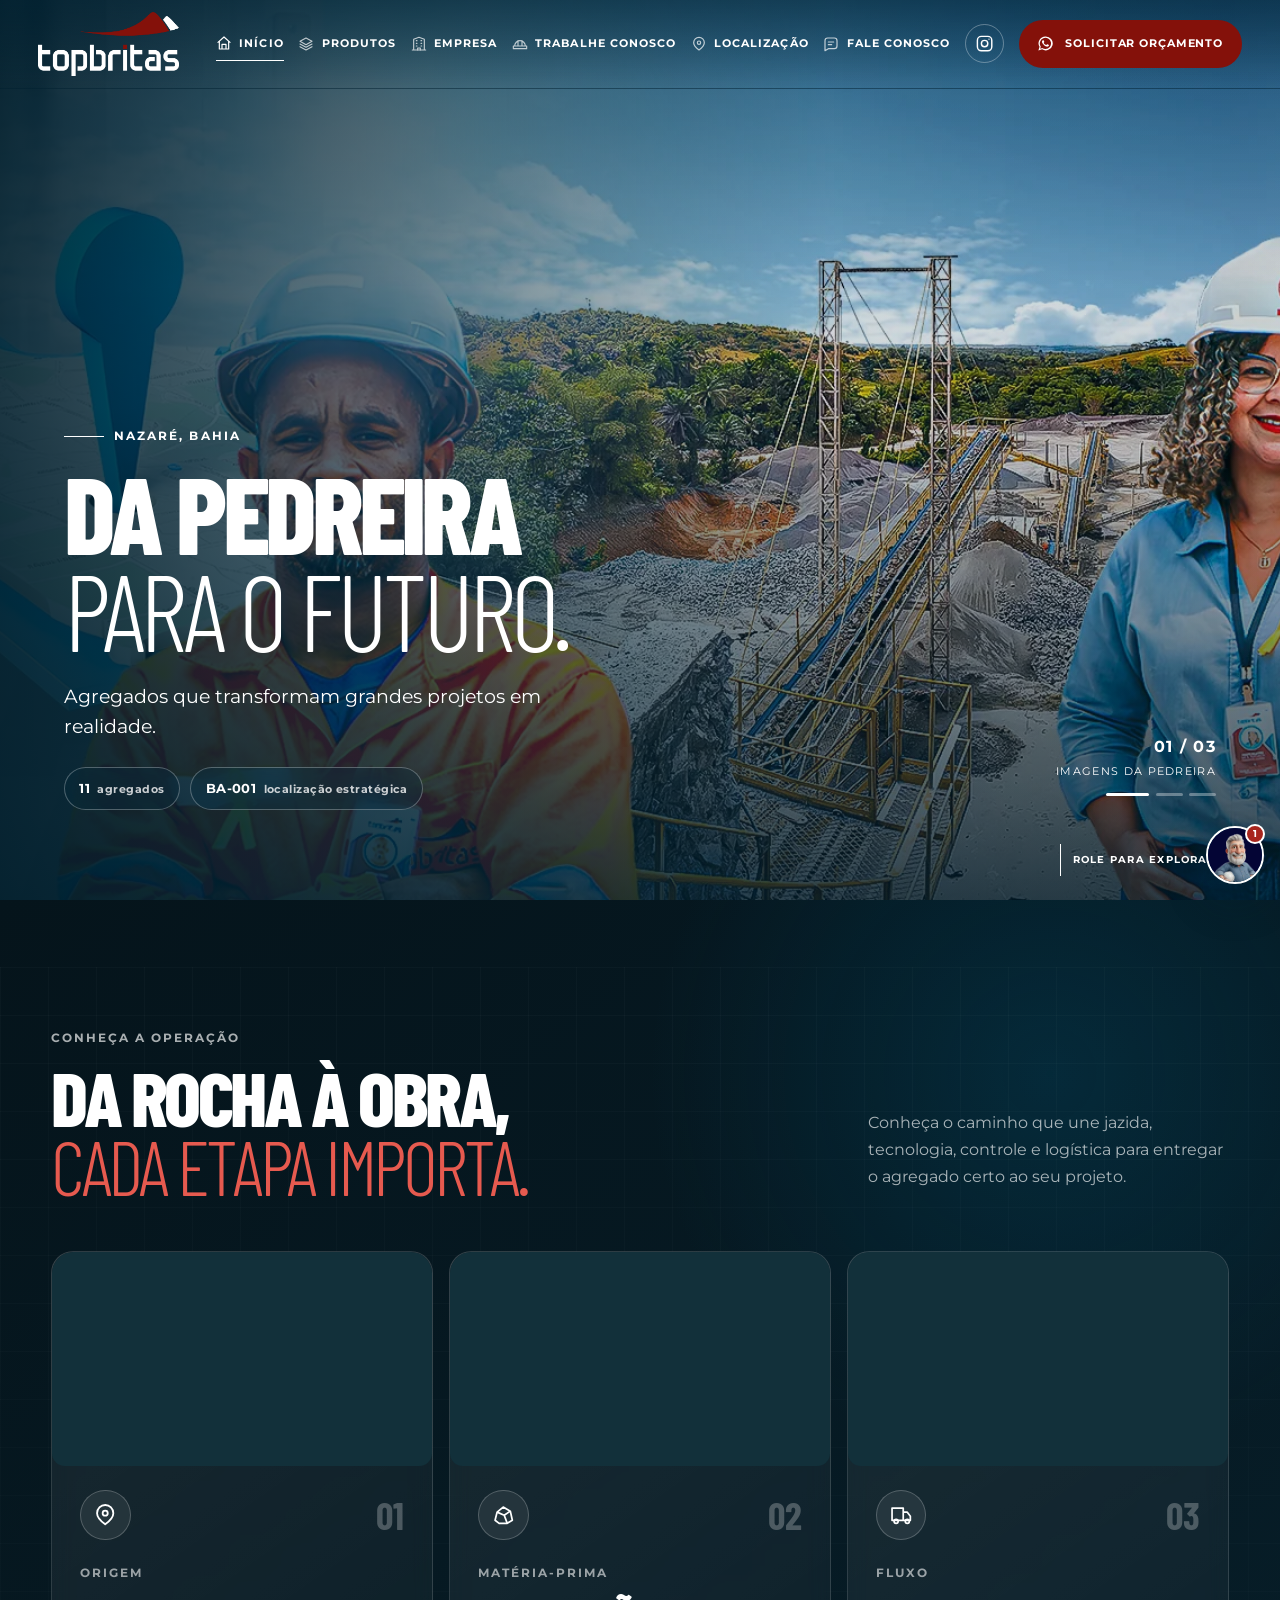
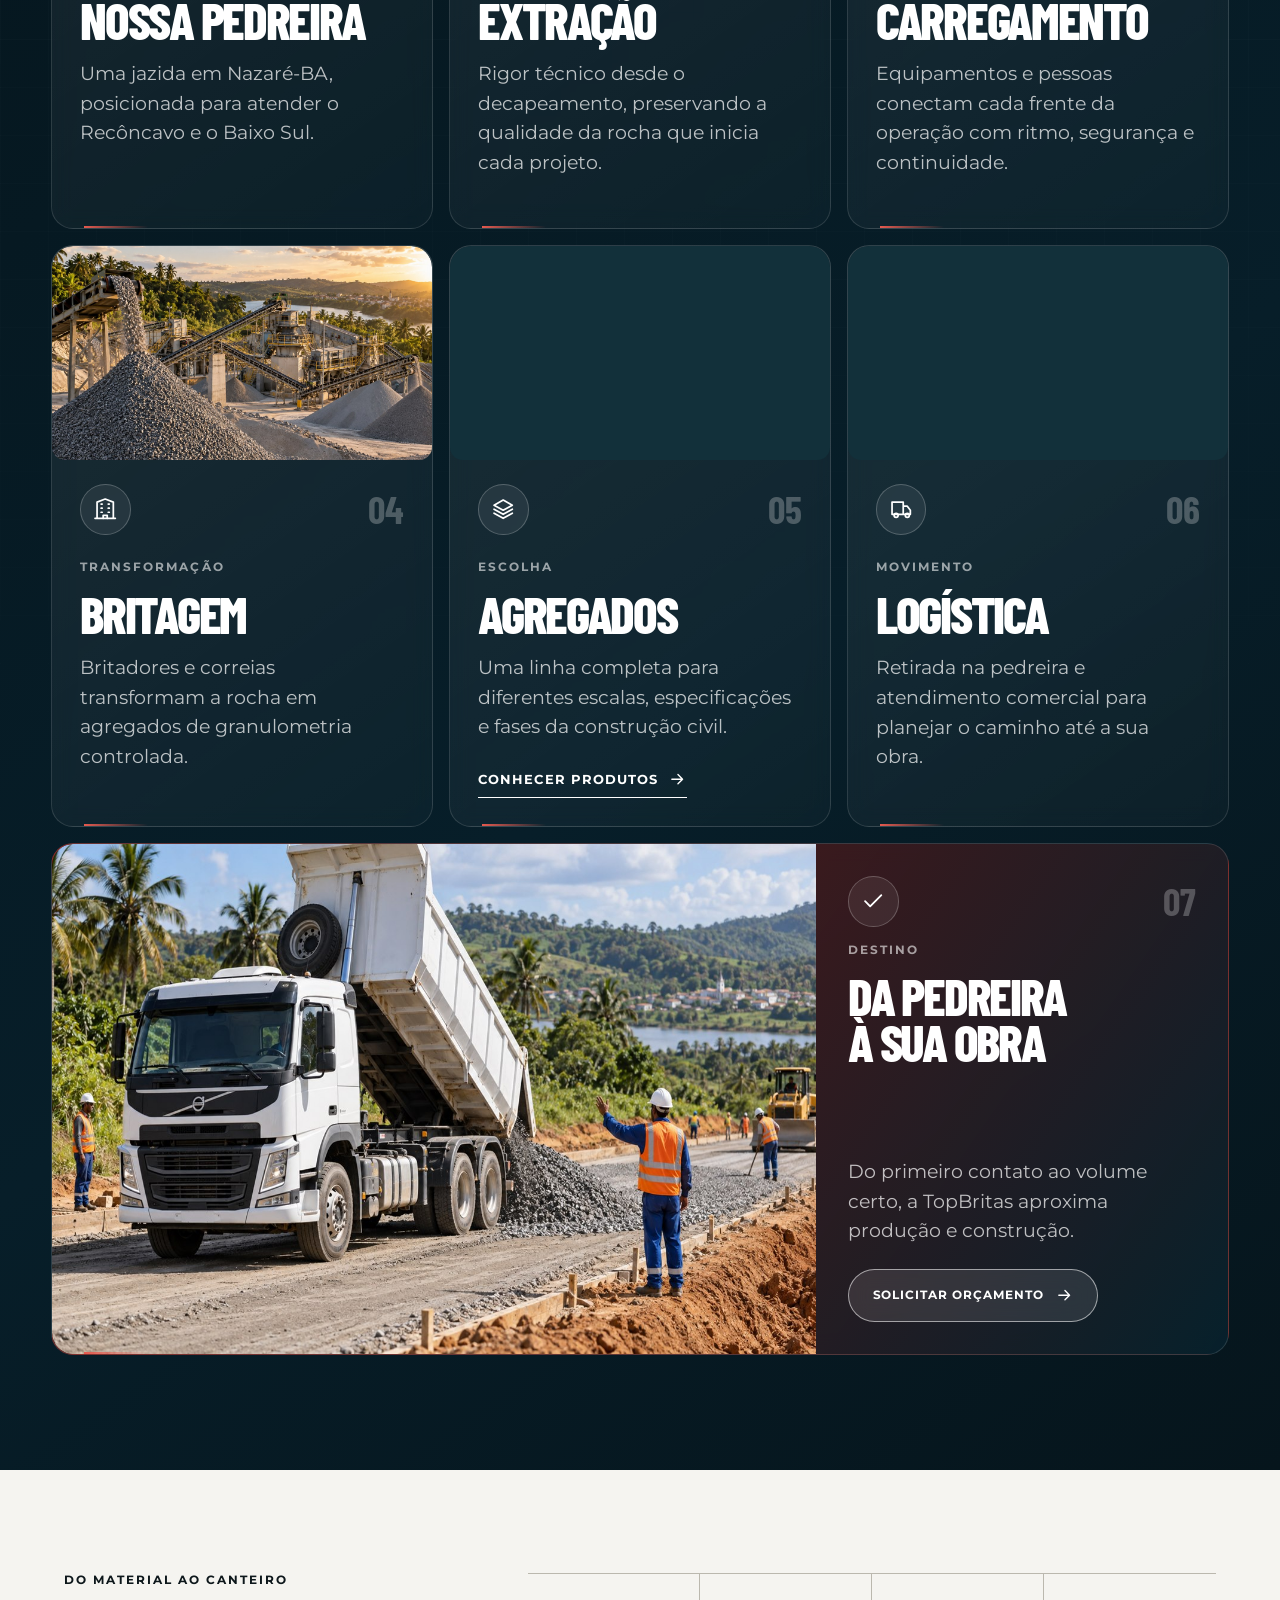
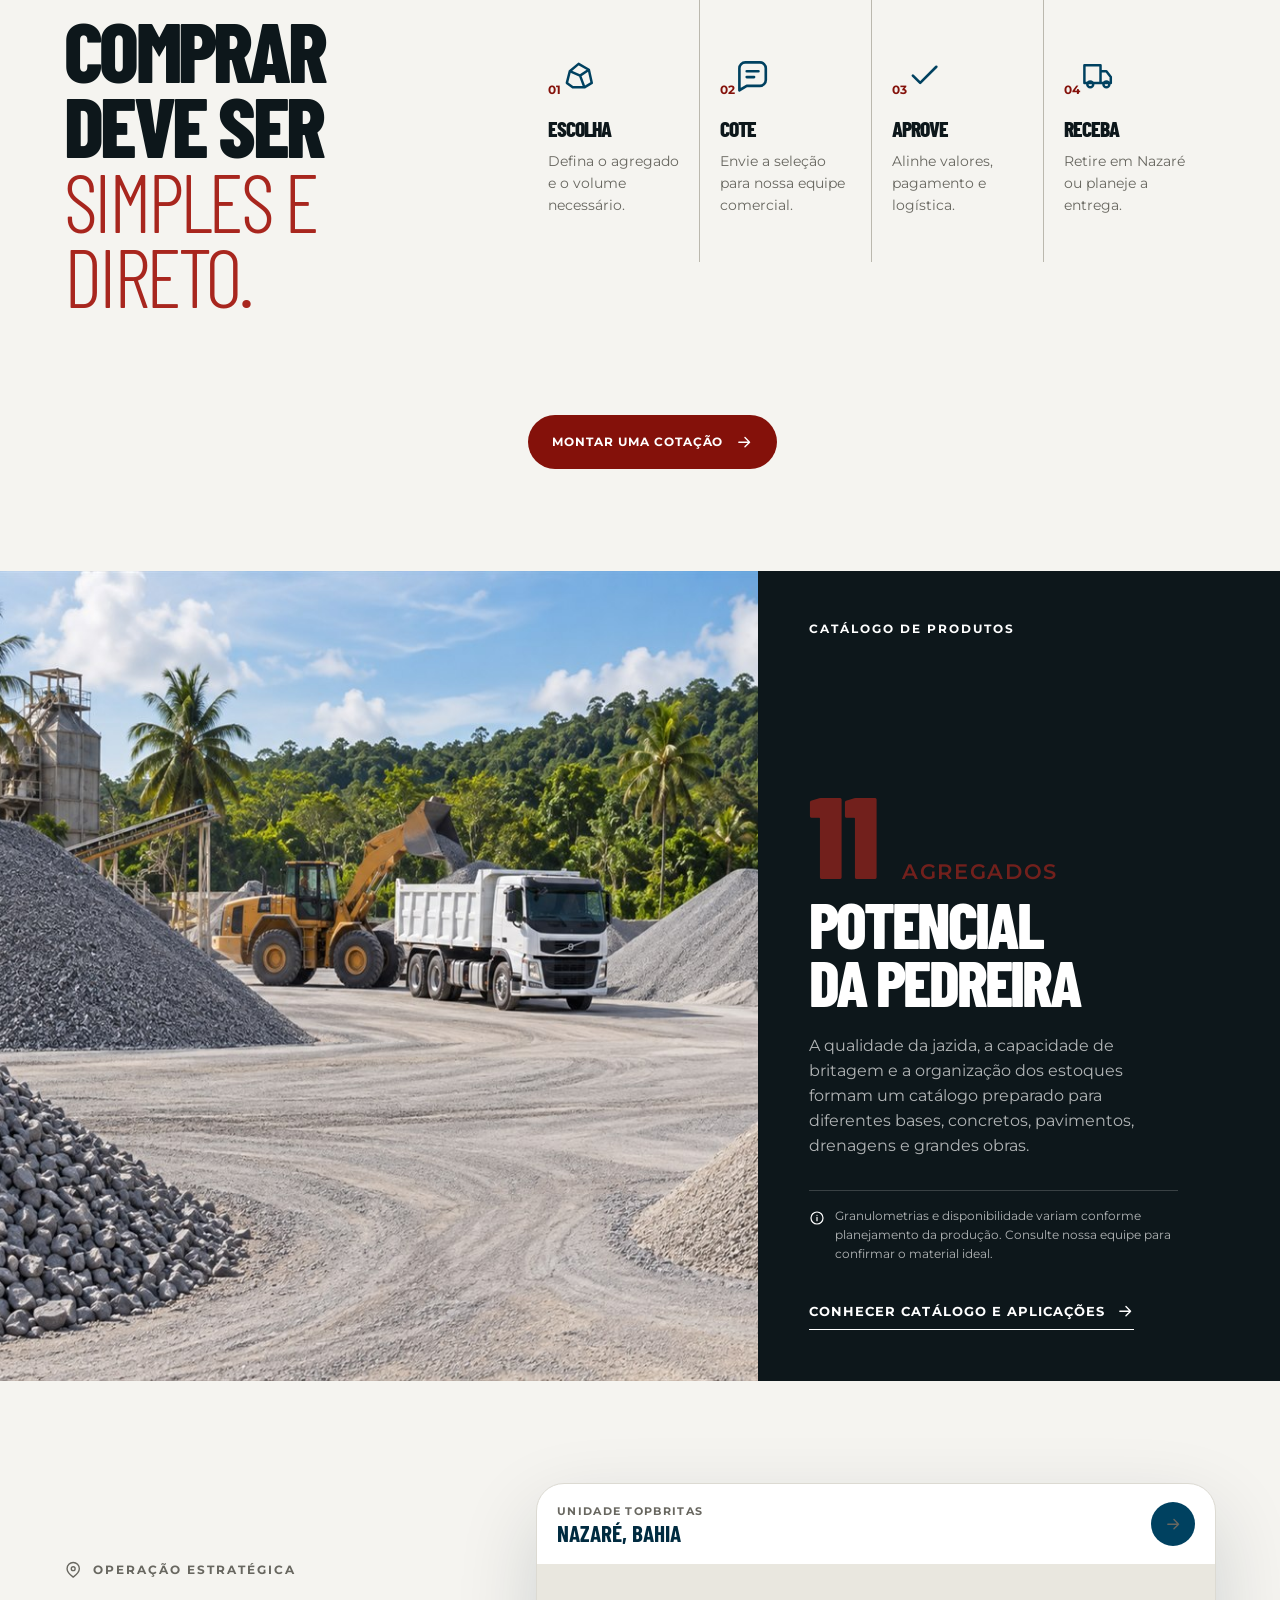
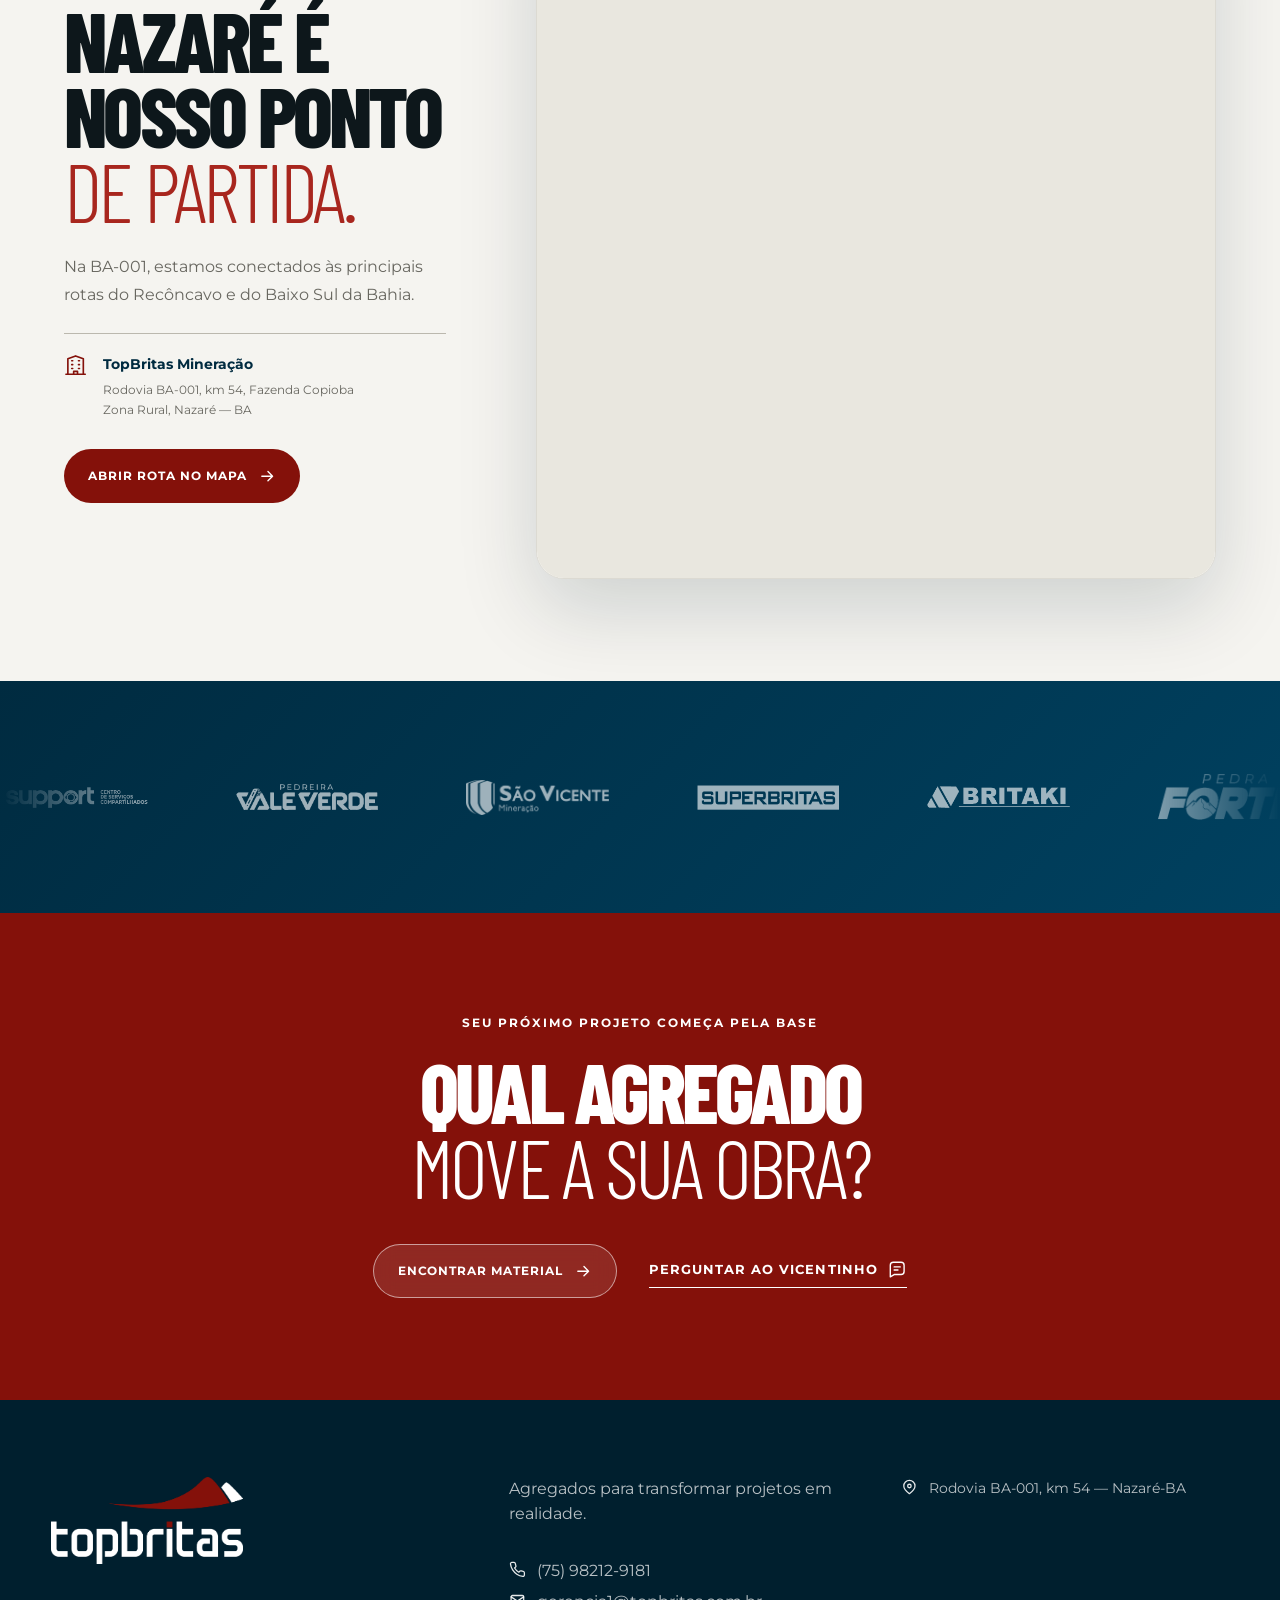
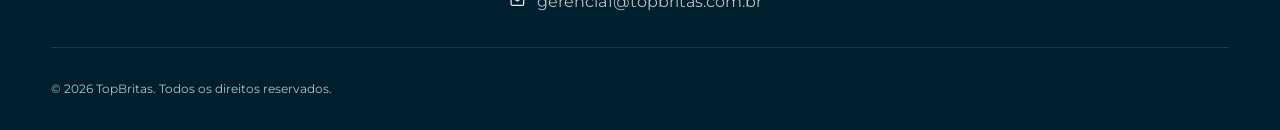
<file: index.html>
<!DOCTYPE html>

<html lang="pt-BR">
<head>
<meta charset="utf-8"/>
<meta content="width=device-width, initial-scale=1, viewport-fit=cover" name="viewport"/>
<meta content="#004160" name="theme-color"/>
<meta content="TopBritas: agregados para construção civil com operação em Nazaré, Bahia, controle de qualidade e logística para o Recôncavo e Baixo Sul." name="description"/>
<meta content="index, follow, max-image-preview:large, max-snippet:-1, max-video-preview:-1" name="robots"/>
<meta content="website" property="og:type"/>
<meta content="pt_BR" property="og:locale"/>
<meta content="TopBritas — Da pedreira para o futuro" property="og:title"/>
<meta content="Agregados que transformam grandes projetos em realidade, direto de Nazaré-BA." property="og:description"/>
<meta content="https://www.topbritas.com.br/" property="og:url"/>
<meta content="https://www.topbritas.com.br/assets/images/hero/capasite-desktop.webp" property="og:image"/>
<meta content="Operação da pedreira TopBritas em Nazaré, Bahia" property="og:image:alt"/>
<meta content="summary_large_image" name="twitter:card"/>
<meta content="TopBritas — Da pedreira para o futuro" name="twitter:title"/>
<meta content="Agregados para construção civil produzidos em Nazaré, Bahia." name="twitter:description"/>
<meta content="https://www.topbritas.com.br/assets/images/hero/capasite-desktop.webp" name="twitter:image"/>
<link href="https://www.topbritas.com.br/" rel="canonical"/>
<link href="assets/brand/favicon.png" rel="icon" type="image/png"/>
<link as="font" crossorigin="" href="assets/fonts/barlow-condensed-800-latin.woff2" rel="preload" type="font/woff2"/>
<link as="font" crossorigin="" href="assets/fonts/barlow-condensed-300-latin.woff2" rel="preload" type="font/woff2"/>
<link as="font" crossorigin="" href="assets/fonts/montserrat-400-700-latin.woff2" rel="preload" type="font/woff2"/>
<link as="image" fetchpriority="high" href="assets/images/hero/capasite-desktop.webp" media="(min-width: 701px)" rel="preload"/>
<link as="image" fetchpriority="high" href="assets/images/hero/capasite-mobile.webp" media="(max-width: 700px)" rel="preload"/>
<title>TopBritas | Pedreira e agregados em Nazaré-BA</title>
<script type="application/ld+json">
  {"@context":"https://schema.org","@graph":[{"@type":["Organization","LocalBusiness"],"@id":"https://www.topbritas.com.br/#empresa","name":"TopBritas","url":"https://www.topbritas.com.br/","logo":"https://www.topbritas.com.br/assets/brand/logo-topbritas.png","image":"https://www.topbritas.com.br/assets/images/hero/capasite-desktop.webp","telephone":"+55 75 98212-9181","address":{"@type":"PostalAddress","streetAddress":"Rodovia BA-001, km 54, Fazenda Copioba, Zona Rural","addressLocality":"Nazaré","addressRegion":"BA","postalCode":"44400-000","addressCountry":"BR"},"sameAs":["https://www.instagram.com/topbritas/"]},{"@type":"WebSite","@id":"https://www.topbritas.com.br/#site","url":"https://www.topbritas.com.br/","name":"TopBritas","publisher":{"@id":"https://www.topbritas.com.br/#empresa"}}]}
  </script>
<link href="assets/css/site.css" rel="stylesheet"/></head>
<body class="page-home" data-page="home">
<a class="skip-link" href="#conteudo">Pular para o conteúdo</a>

<header class="site-header" data-header="">
<a aria-label="TopBritas — página inicial" class="brand" href="index.html"><img alt="TopBritas" height="110" src="assets/brand/logo-topbritas.png" width="244"/></a>
<button aria-controls="main-navigation" aria-expanded="false" class="nav-toggle" data-nav-toggle="" type="button"><span></span><span></span><span></span><span class="sr-only">Abrir menu</span></button>
<nav aria-label="Navegação principal" class="main-nav" data-navigation="" id="main-navigation">
<a aria-current="page" href="index.html"><span data-icon="home"></span><span>Início</span></a><a href="catalogo.html"><span data-icon="products"></span><span>Produtos</span></a><a href="empresa.html"><span data-icon="building"></span><span>Empresa</span></a><a href="https://gruposv.vagas.solides.com.br/" rel="noopener" target="_blank"><span data-icon="hardhat"></span><span>Trabalhe conosco</span></a><a href="#localizacao"><span data-icon="pin"></span><span>Localização</span></a><a href="https://britaki.com.br/fale-conosco" rel="noopener"><span data-icon="message"></span><span>Fale conosco</span></a><a aria-label="Instagram da TopBritas" class="nav-instagram" href="https://www.instagram.com/topbritas/" rel="noopener noreferrer" target="_blank"><span data-icon="instagram"></span><span class="nav-instagram__label">Instagram</span></a>
<a class="button button--small" href="https://wa.me/5575982129181?text=Ol%C3%A1%21%20Gostaria%20de%20solicitar%20um%20or%C3%A7amento." rel="noopener" target="_blank"><span data-icon="whatsapp"></span> Solicitar orçamento</a>
</nav>
</header>
<main id="conteudo">
<section aria-labelledby="hero-title" class="hero">
<div class="hero__media" data-parallax-root="">
<picture class="hero__picture hero__slide is-active" data-hero-slide=""><source media="(max-width: 700px)" srcset="assets/images/hero/capasite-mobile.webp" type="image/webp"/><source srcset="assets/images/hero/capasite-desktop.webp" type="image/webp"/><img alt="Equipe e operação industrial da TopBritas em Nazaré, com britagem, correias e carregadeiras" fetchpriority="high" height="800" src="assets/images/hero/capasite-desktop.webp" width="2280"/></picture>
<picture class="hero__picture hero__slide" data-hero-slide=""><img alt="Pátio de agregados e carregamento da TopBritas" data-src="assets/images/hero/empresa-desktop.webp" decoding="async" height="1080" src="[data-uri]" width="1920"/></picture>
<picture class="hero__picture hero__slide" data-hero-slide=""><img alt="Frota e estrutura de britagem da TopBritas em Nazaré" data-src="assets/images/company/jazida.webp" decoding="async" height="900" src="[data-uri]" width="1600"/></picture>
<div aria-hidden="true" class="hero__shade"></div>
</div>
<div class="hero__content"><p class="eyebrow"><span></span> Nazaré, Bahia</p><h1 id="hero-title">Da pedreira<br/><em>para o futuro.</em></h1><p class="hero__lead">Agregados que transformam grandes projetos em realidade.</p><div class="hero__facts" aria-label="Destaques da TopBritas"><span><strong>11</strong> agregados</span><span><strong>BA-001</strong> localização estratégica</span></div></div>
<div class="hero__chapter"><strong><span data-hero-current="">01</span> / 03</strong><span>Imagens da pedreira</span><div aria-label="Selecionar imagem da capa" class="hero__dots"><button aria-label="Mostrar imagem 1" aria-pressed="true" data-hero-dot="0" type="button"></button><button aria-label="Mostrar imagem 2" aria-pressed="false" data-hero-dot="1" type="button"></button><button aria-label="Mostrar imagem 3" aria-pressed="false" data-hero-dot="2" type="button"></button></div></div><a class="scroll-cue" href="#jornada"><span></span>Role para explorar</a>
</section>
<section aria-label="Jornada da operação TopBritas" class="journey" data-journey="" id="jornada">
<div class="journey__stage">
<div class="journey__intro" data-reveal=""><p class="eyebrow">Conheça a operação</p><h2>Da rocha à obra,<br/><em>cada etapa importa.</em></h2><p>Conheça o caminho que une jazida, tecnologia, controle e logística para entregar o agregado certo ao seu projeto.</p></div><div class="journey__chapters" data-auto-carousel="" data-carousel-interval="4300">
<article class="journey__chapter is-active" data-chapter="0" data-reveal=""><figure class="journey__media"><img alt="Pedreira em ambiente tropical de Nazaré, Bahia" data-deferred-src="assets/images/operation/01-pedreira.jpg" decoding="async" height="853" src="[data-uri]" width="1280"/></figure><div class="journey__icon"><span data-icon="pin"></span><b>01</b></div><p class="eyebrow">Origem</p><h2>Nossa pedreira</h2><p>Uma jazida em Nazaré-BA, posicionada para atender o Recôncavo e o Baixo Sul.</p></article>
<article class="journey__chapter" data-chapter="1" data-reveal=""><figure class="journey__media"><img alt="Extração técnica de rocha em pedreira tropical" data-deferred-src="assets/images/operation/02-extracao.jpg" decoding="async" height="853" src="[data-uri]" width="1280"/></figure><div class="journey__icon"><span data-icon="rock"></span><b>02</b></div><p class="eyebrow">Matéria-prima</p><h2>Extração</h2><p>Rigor técnico desde o decapeamento, preservando a qualidade da rocha que inicia cada projeto.</p></article>
<article class="journey__chapter" data-chapter="2" data-reveal=""><figure class="journey__media"><img alt="Carregadeira abastecendo caminhão caçamba Volvo branco" data-deferred-src="assets/images/operation/03-carregamento.jpg" decoding="async" height="853" src="[data-uri]" width="1280"/></figure><div class="journey__icon"><span data-icon="truck"></span><b>03</b></div><p class="eyebrow">Fluxo</p><h2>Carregamento</h2><p>Equipamentos e pessoas conectam cada frente da operação com ritmo, segurança e continuidade.</p></article>
<article class="journey__chapter" data-chapter="3" data-reveal=""><figure class="journey__media"><img alt="Planta moderna de britagem e correias transportadoras" data-deferred-src="assets/images/operation/04-britagem.jpg" decoding="async" height="853" src="[data-uri]" width="1280"/></figure><div class="journey__icon"><span data-icon="building"></span><b>04</b></div><p class="eyebrow">Transformação</p><h2>Britagem</h2><p>Britadores e correias transformam a rocha em agregados de granulometria controlada.</p></article>
<article class="journey__chapter" data-chapter="4" data-reveal=""><figure class="journey__media"><img alt="Pátio organizado com diferentes agregados e caminhão branco" data-deferred-src="assets/images/operation/05-agregados.jpg" decoding="async" height="853" src="[data-uri]" width="1280"/></figure><div class="journey__icon"><span data-icon="products"></span><b>05</b></div><p class="eyebrow">Escolha</p><h2>Agregados</h2><p>Uma linha completa para diferentes escalas, especificações e fases da construção civil.</p><a class="text-link" href="catalogo.html">Conhecer produtos <span data-icon="arrow"></span></a></article>
<article class="journey__chapter" data-chapter="5" data-reveal=""><figure class="journey__media"><img alt="Frota de caminhões caçamba Volvo brancos saindo da pedreira" data-deferred-src="assets/images/operation/06-logistica.jpg" decoding="async" height="853" src="[data-uri]" width="1280"/></figure><div class="journey__icon"><span data-icon="truck"></span><b>06</b></div><p class="eyebrow">Movimento</p><h2>Logística</h2><p>Retirada na pedreira e atendimento comercial para planejar o caminho até a sua obra.</p></article>
<article class="journey__chapter" data-chapter="6" data-reveal=""><figure class="journey__media"><img alt="Caminhão caçamba Volvo branco entregando agregado em obra" data-deferred-src="assets/images/operation/07-obra.jpg" decoding="async" height="853" src="[data-uri]" width="1280"/></figure><div class="journey__icon"><span data-icon="check"></span><b>07</b></div><p class="eyebrow">Destino</p><h2>Da pedreira à sua obra</h2><p>Do primeiro contato ao volume certo, a TopBritas aproxima produção e construção.</p><a class="button button--light" href="https://wa.me/5575982129181?text=Ol%C3%A1%21%20Vim%20pela%20jornada%20TopBritas%20e%20gostaria%20de%20solicitar%20um%20or%C3%A7amento." rel="noopener" target="_blank">Solicitar orçamento <span data-icon="arrow"></span></a></article>
</div>
<div class="journey__carousel-meta"><strong aria-live="polite" data-carousel-status="">01 / 07</strong><div aria-label="Progresso dos cartões da operação" class="journey__pager" data-carousel-pager=""><button aria-label="Ir para o primeiro grupo" aria-pressed="true" type="button"></button><button aria-label="Ir para o segundo grupo" aria-pressed="false" type="button"></button><button aria-label="Ir para o terceiro grupo" aria-pressed="false" type="button"></button></div></div>

</div>
</section>
<section aria-labelledby="buying-title" class="buying section"><div class="section-heading" data-reveal=""><p class="eyebrow">Do material ao canteiro</p><h2 id="buying-title">Comprar deve ser<br/><em>simples e direto.</em></h2></div><ol class="process" data-auto-carousel="" data-carousel-interval="3600" data-reveal=""><li><span>01</span><i data-icon="rock"></i><h3>Escolha</h3><p>Defina o agregado e o volume necessário.</p></li><li><span>02</span><i data-icon="message"></i><h3>Cote</h3><p>Envie a seleção para nossa equipe comercial.</p></li><li><span>03</span><i data-icon="check"></i><h3>Aprove</h3><p>Alinhe valores, pagamento e logística.</p></li><li><span>04</span><i data-icon="truck"></i><h3>Receba</h3><p>Retire em Nazaré ou planeje a entrega.</p></li></ol><div aria-label="Progresso das etapas até o canteiro" class="process__carousel-meta" data-carousel-pager=""><button aria-label="Mostrar primeiras etapas" aria-pressed="true" type="button"></button><button aria-label="Mostrar etapas intermediárias" aria-pressed="false" type="button"></button><button aria-label="Mostrar etapa final" aria-pressed="false" type="button"></button></div><a class="button" data-reveal="" href="catalogo.html">Montar uma cotação <span data-icon="arrow"></span></a></section>
<section aria-labelledby="product-title" class="product-feature section section--ink"><div class="product-feature__visual" data-reveal=""><img alt="Pátio de agregados da pedreira TopBritas em Nazaré, Bahia" data-deferred-src="assets/images/operation/05-agregados.jpg" decoding="async" height="853" src="[data-uri]" width="1280"/></div><div class="product-feature__copy" data-reveal=""><p class="eyebrow">Catálogo de produtos</p><span class="display-index">11 <small>agregados</small></span><h2 id="product-title">Potencial da pedreira</h2><p>A qualidade da jazida, a capacidade de britagem e a organização dos estoques formam um catálogo preparado para diferentes bases, concretos, pavimentos, drenagens e grandes obras.</p><p class="product-feature__note"><span data-icon="info"></span> Granulometrias e disponibilidade variam conforme planejamento da produção. Consulte nossa equipe para confirmar o material ideal.</p><a class="text-link" href="catalogo.html">Conhecer catálogo e aplicações <span data-icon="arrow"></span></a></div></section>
<section aria-labelledby="location-title" class="location section" id="localizacao"><div class="location__copy" data-reveal=""><p class="eyebrow"><span data-icon="pin"></span> Operação estratégica</p><h2 id="location-title">Nazaré é<br/>nosso ponto<br/><em>de partida.</em></h2><p>Na BA-001, estamos conectados às principais rotas do Recôncavo e do Baixo Sul da Bahia.</p><div class="location__address"><span data-icon="building"></span><div><strong>TopBritas Mineração</strong><address>Rodovia BA-001, km 54, Fazenda Copioba<br/>Zona Rural, Nazaré — BA</address></div></div><a class="button" href="https://maps.app.goo.gl/4czKxafZ7vhuCdaz5" rel="noopener" target="_blank">Abrir rota no mapa <span data-icon="arrow"></span></a></div><div class="location__card" data-reveal=""><div class="location__card-head"><div><span>Unidade TopBritas</span><strong>Nazaré, Bahia</strong></div><a aria-label="Abrir localização em nova guia" href="https://maps.app.goo.gl/4czKxafZ7vhuCdaz5" rel="noopener" target="_blank"><span data-icon="arrow"></span></a></div><div class="location__map"><iframe allowfullscreen="" data-deferred-src="https://www.google.com/maps/embed?pb=!1m18!1m12!1m3!1d3887.393469949805!2d-38.98560092492296!3d-13.01059708730844!2m3!1f0!2f0!3f0!3m2!1i1024!2i768!4f13.1!3m3!1m2!1s0x73e1f9b4dd6351f%3A0x972bc984f5553dd0!2zVG9wYnJpdGFzIE1pbmVyYcOnw6Nv!5e0!3m2!1spt-BR!2sbr!4v1785154177154!5m2!1spt-BR!2sbr" loading="lazy" referrerpolicy="no-referrer-when-downgrade" title="Localização da TopBritas em Nazaré, Bahia"></iframe></div></div></section>
<section aria-label="Parceiros que movem o setor" class="partners"><div class="partners__viewport"><div class="partners__track">
<img alt="CSC Support" decoding="async" height="40" loading="lazy" src="assets/images/partners/css.png" width="267"/><img alt="Pedreira Vale Verde" decoding="async" height="42" loading="lazy" src="assets/images/partners/pvv.png" width="231"/><img alt="Mineração São Vicente" decoding="async" height="145" loading="lazy" src="assets/images/partners/msv.png" width="596"/><img alt="Superbritas" decoding="async" height="42" loading="lazy" src="assets/images/partners/super.png" width="241"/><img alt="TopBritas" decoding="async" height="99" loading="lazy" src="assets/images/partners/top.png" width="524"/><img alt="Pedra Forte" decoding="async" height="50" loading="lazy" src="assets/images/partners/pf.png" width="155"/><img alt="Via Nobre" decoding="async" height="164" loading="lazy" src="assets/images/partners/vianobre.png" width="741"/>
<img alt="" aria-hidden="true" decoding="async" height="40" loading="lazy" src="assets/images/partners/css.png" width="267"/><img alt="" aria-hidden="true" decoding="async" height="42" loading="lazy" src="assets/images/partners/pvv.png" width="231"/><img alt="" aria-hidden="true" decoding="async" height="145" loading="lazy" src="assets/images/partners/msv.png" width="596"/><img alt="" aria-hidden="true" decoding="async" height="42" loading="lazy" src="assets/images/partners/super.png" width="241"/><img alt="" aria-hidden="true" decoding="async" height="99" loading="lazy" src="assets/images/partners/top.png" width="524"/><img alt="" aria-hidden="true" decoding="async" height="50" loading="lazy" src="assets/images/partners/pf.png" width="155"/><img alt="" aria-hidden="true" decoding="async" height="164" loading="lazy" src="assets/images/partners/vianobre.png" width="741"/>
</div></div></section>
<section aria-labelledby="cta-title" class="closing-cta section"><p class="eyebrow">Seu próximo projeto começa pela base</p><h2 id="cta-title">Qual agregado<br/><em>move a sua obra?</em></h2><div class="closing-cta__actions"><a class="button button--light" href="catalogo.html">Encontrar material <span data-icon="arrow"></span></a><button class="text-link text-link--light" data-open-chat="" type="button">Perguntar ao Vicentinho <span data-icon="message"></span></button></div></section>
</main>
<footer class="site-footer"><a class="brand brand--footer" href="index.html"><img alt="TopBritas" height="110" src="assets/brand/logo-topbritas.png" width="244"/></a><p>Agregados para transformar projetos em realidade.</p><address><span data-icon="pin"></span><span>Rodovia BA-001, km 54 — Nazaré-BA</span></address><div class="site-footer__contacts"><a href="tel:+5575982129181"><span data-icon="phone"></span><span>(75) 98212-9181</span></a><a href="mailto:gerencia1@topbritas.com.br"><span data-icon="mail"></span><span>gerencia1@topbritas.com.br</span></a></div><small>© <span data-current-year=""></span> TopBritas. Todos os direitos reservados.</small></footer>

<script defer src="assets/js/site.js"></script></body>
</html>
</file>
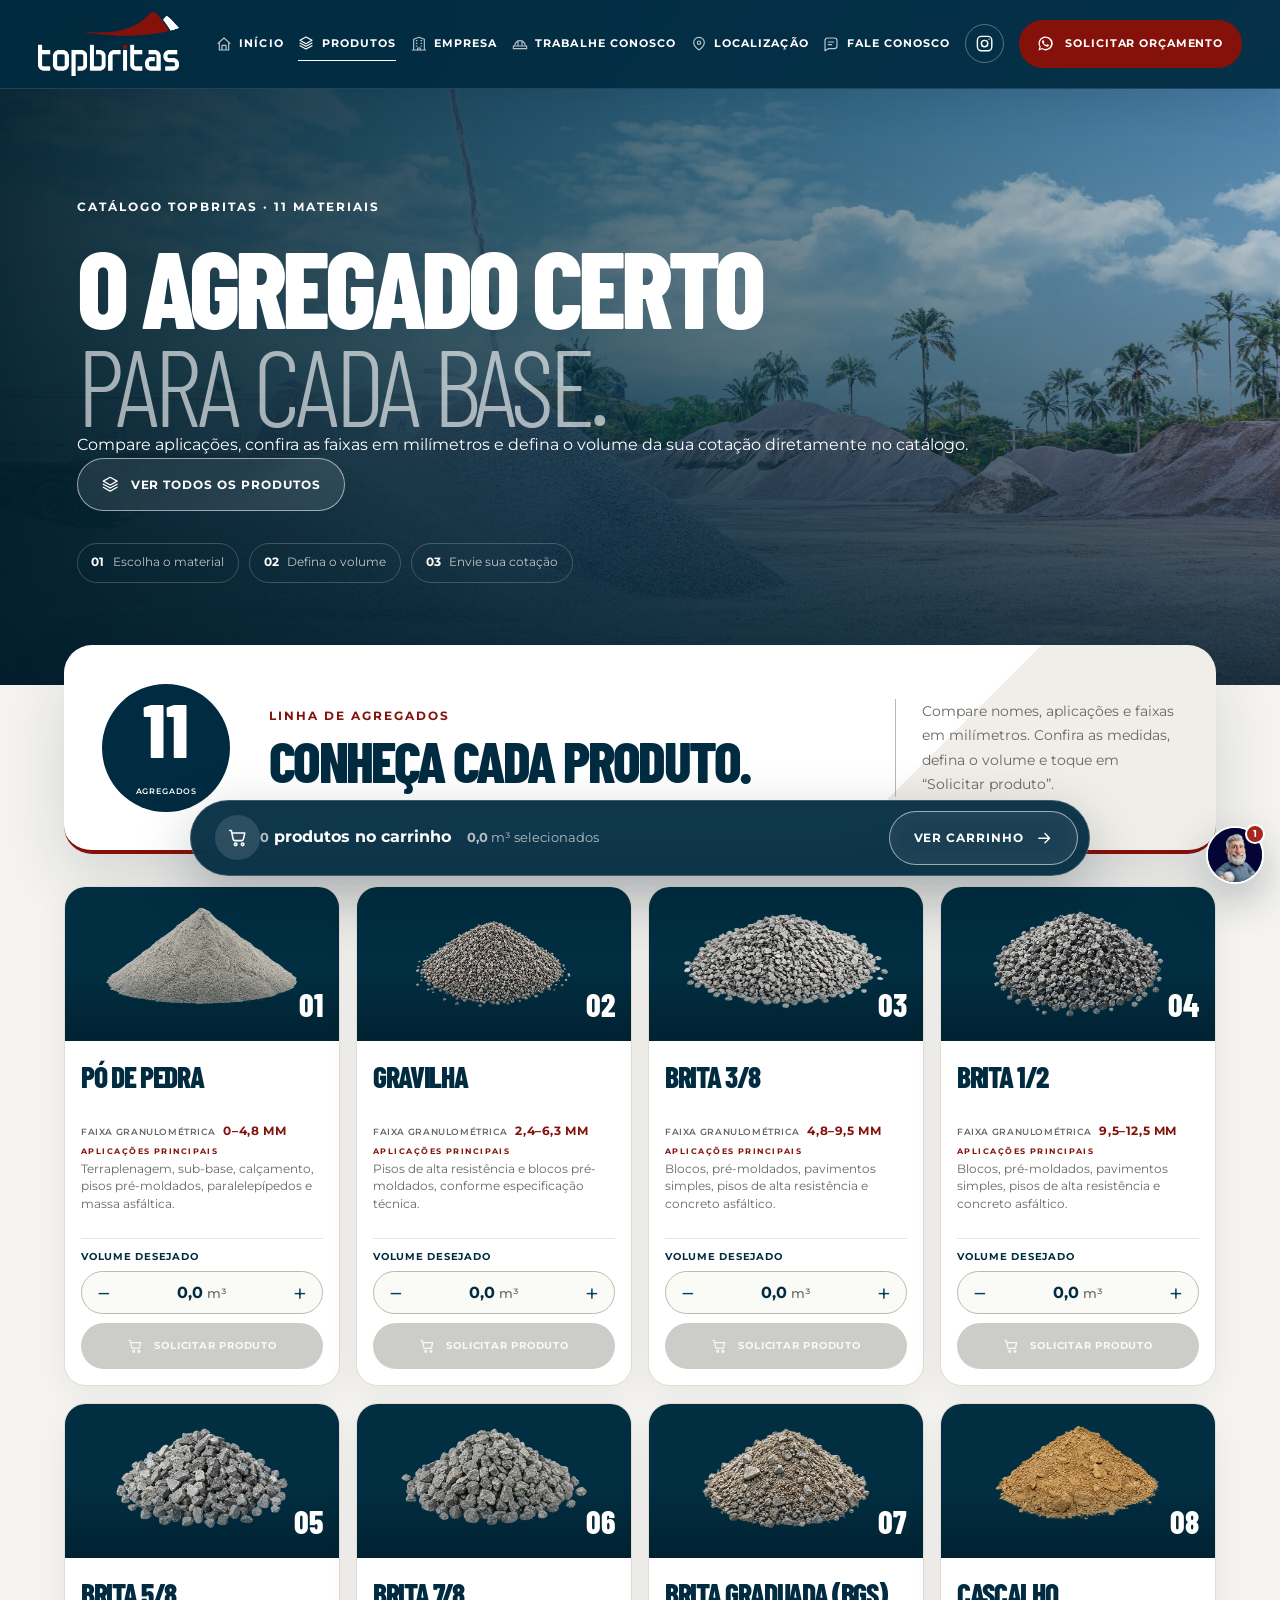
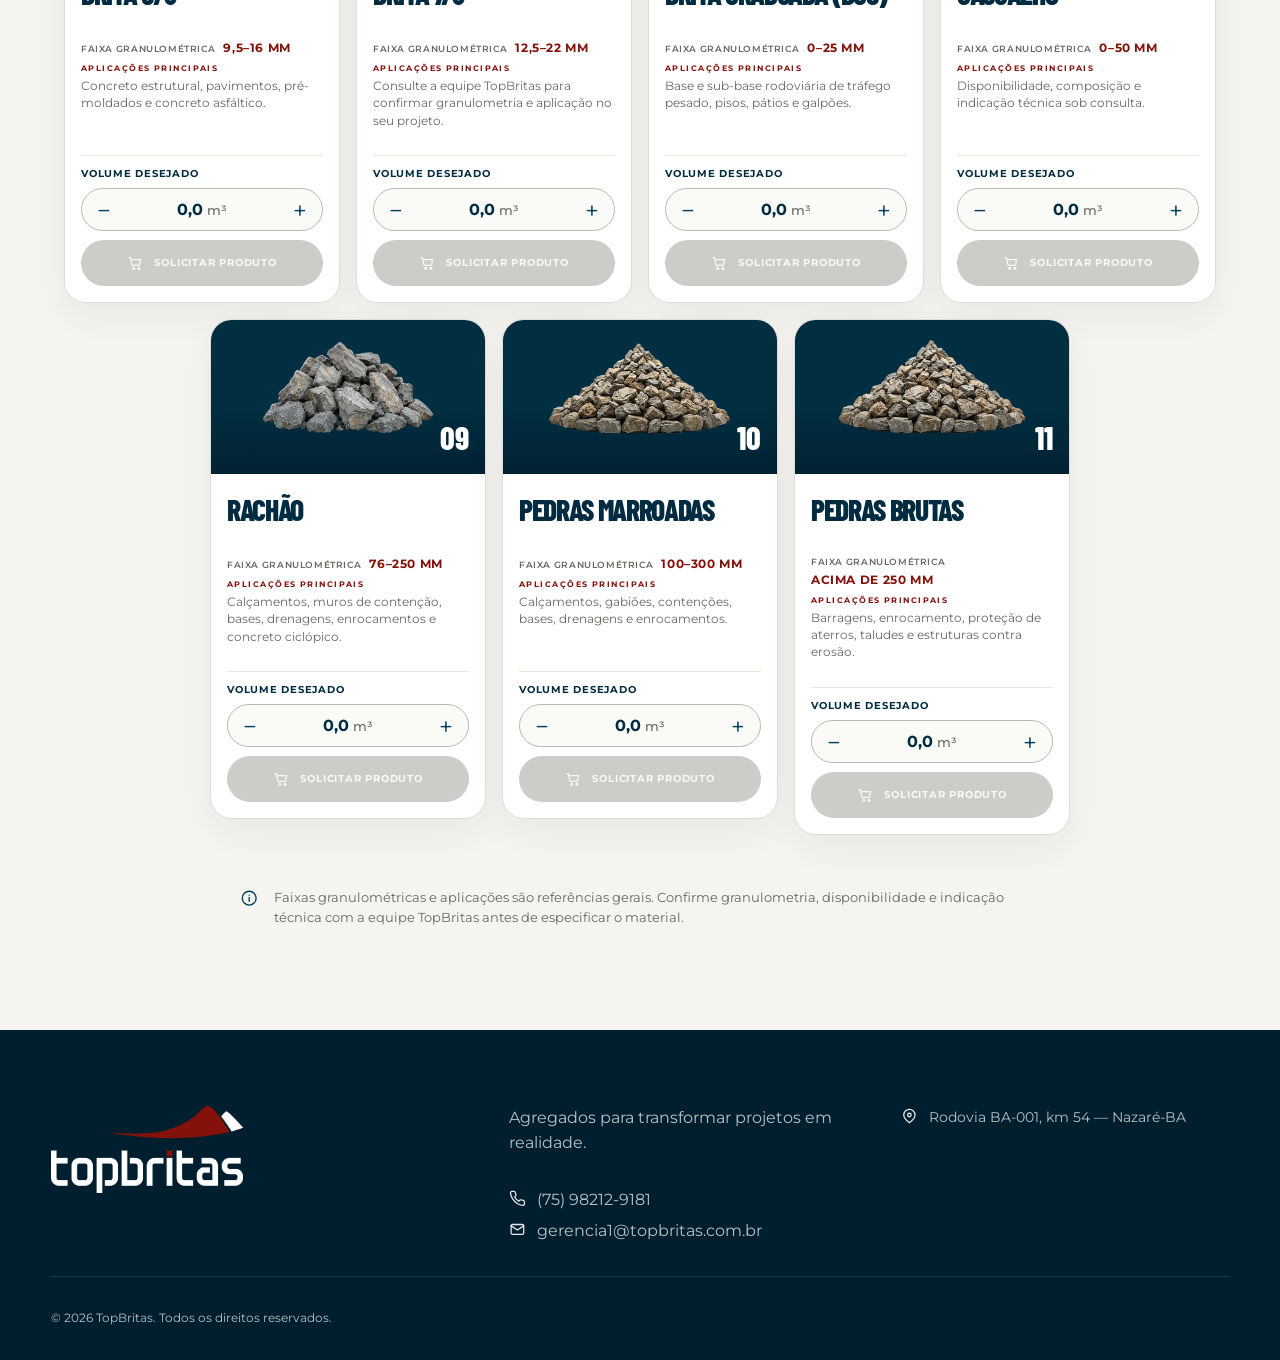
<file: catalogo.html>
<!DOCTYPE html>

<html lang="pt-BR">
<head>
<meta charset="utf-8"/><meta content="width=device-width, initial-scale=1, viewport-fit=cover" name="viewport"/><meta content="#004160" name="theme-color"/>
<meta content="Catálogo TopBritas em Nazaré-BA: britas por milímetros, BGS, pó de pedra, gravilha, rachão, pedras e cascalho para construção civil." name="description"/><meta content="index, follow, max-image-preview:large, max-snippet:-1, max-video-preview:-1" name="robots"/>
<meta content="website" property="og:type"/><meta content="pt_BR" property="og:locale"/><meta content="Catálogo de agregados | TopBritas" property="og:title"/><meta content="Selecione produtos e volumes em m³ e envie sua cotação pelo WhatsApp." property="og:description"/><meta content="https://www.topbritas.com.br/catalogo.html" property="og:url"/><meta content="https://www.topbritas.com.br/assets/images/products/brita-3-8.webp" property="og:image"/><meta content="Brita produzida pela TopBritas em Nazaré, Bahia" property="og:image:alt"/><meta content="summary_large_image" name="twitter:card"/><meta content="Catálogo de agregados | TopBritas" name="twitter:title"/><meta content="Britas, BGS, pó de pedra e outros agregados para construção civil." name="twitter:description"/><meta content="https://www.topbritas.com.br/assets/images/products/brita-3-8.webp" name="twitter:image"/>
<link href="https://www.topbritas.com.br/catalogo.html" rel="canonical"/><link href="assets/brand/favicon.png" rel="icon" type="image/png"/><link as="font" crossorigin="" href="assets/fonts/barlow-condensed-800-latin.woff2" rel="preload" type="font/woff2"/><link as="font" crossorigin="" href="assets/fonts/barlow-condensed-300-latin.woff2" rel="preload" type="font/woff2"/><link as="font" crossorigin="" href="assets/fonts/montserrat-400-700-latin.woff2" rel="preload" type="font/woff2"/><title>Catálogo de agregados | TopBritas</title>
<link as="image" fetchpriority="high" href="assets/images/hero/capasite-mobile.webp" media="(max-width: 768px)" rel="preload"/><link as="image" fetchpriority="high" href="assets/images/hero/empresa-desktop.webp" media="(min-width: 769px)" rel="preload"/>
<script type="application/ld+json">{"@context":"https://schema.org","@type":"BreadcrumbList","itemListElement":[{"@type":"ListItem","position":1,"name":"Início","item":"https://www.topbritas.com.br/"},{"@type":"ListItem","position":2,"name":"Produtos","item":"https://www.topbritas.com.br/catalogo.html"}]}</script>
<script type="application/ld+json">{"@context":"https://schema.org","@type":"ItemList","name":"Catálogo de agregados TopBritas","numberOfItems":11,"itemListOrder":"https://schema.org/ItemListOrderAscending","itemListElement":[{"@type":"ListItem","position":1,"name":"Pó de Pedra — 0 a 4,8 mm","url":"https://www.topbritas.com.br/catalogo.html#produto-po-de-pedra"},{"@type":"ListItem","position":2,"name":"Gravilha — 2,4 a 6,3 mm","url":"https://www.topbritas.com.br/catalogo.html#produto-gravilha"},{"@type":"ListItem","position":3,"name":"Brita 3/8 — 4,8 a 9,5 mm","url":"https://www.topbritas.com.br/catalogo.html#produto-brita-3-8"},{"@type":"ListItem","position":4,"name":"Brita 1/2 — 9,5 a 12,5 mm","url":"https://www.topbritas.com.br/catalogo.html#produto-brita-1-2"},{"@type":"ListItem","position":5,"name":"Brita 5/8 — 9,5 a 16 mm","url":"https://www.topbritas.com.br/catalogo.html#produto-brita-5-8"},{"@type":"ListItem","position":6,"name":"Brita 7/8 — 12,5 a 22 mm","url":"https://www.topbritas.com.br/catalogo.html#produto-brita-7-8"},{"@type":"ListItem","position":7,"name":"Brita Graduada BGS — 0 a 25 mm","url":"https://www.topbritas.com.br/catalogo.html#produto-brita-graduada"},{"@type":"ListItem","position":8,"name":"Cascalho — 0 a 50 mm","url":"https://www.topbritas.com.br/catalogo.html#produto-cascalho"},{"@type":"ListItem","position":9,"name":"Rachão — 76 a 250 mm","url":"https://www.topbritas.com.br/catalogo.html#produto-rachao"},{"@type":"ListItem","position":10,"name":"Pedras Marroadas — 100 a 300 mm","url":"https://www.topbritas.com.br/catalogo.html#produto-pedras-marroadas"},{"@type":"ListItem","position":11,"name":"Pedras Brutas — acima de 250 mm","url":"https://www.topbritas.com.br/catalogo.html#produto-pedras-brutas"}]}</script>
<link href="assets/css/site.css" rel="stylesheet"/></head>
<body class="page-catalogo" data-page="catalogo">
<a class="skip-link" href="#conteudo">Pular para o conteúdo</a>
<header class="site-header site-header--solid" data-header=""><a aria-label="TopBritas — página inicial" class="brand" href="index.html"><img alt="TopBritas" height="110" src="assets/brand/logo-topbritas.png" width="244"/></a><button aria-controls="main-navigation" aria-expanded="false" class="nav-toggle" data-nav-toggle="" type="button"><span></span><span></span><span></span><span class="sr-only">Abrir menu</span></button><nav aria-label="Navegação principal" class="main-nav" data-navigation="" id="main-navigation"><a href="index.html"><span data-icon="home"></span><span>Início</span></a><a aria-current="page" href="catalogo.html"><span data-icon="products"></span><span>Produtos</span></a><a href="empresa.html"><span data-icon="building"></span><span>Empresa</span></a><a href="https://gruposv.vagas.solides.com.br/" rel="noopener" target="_blank"><span data-icon="hardhat"></span><span>Trabalhe conosco</span></a><a href="index.html#localizacao"><span data-icon="pin"></span><span>Localização</span></a><a href="https://britaki.com.br/fale-conosco" rel="noopener"><span data-icon="message"></span><span>Fale conosco</span></a><a aria-label="Instagram da TopBritas" class="nav-instagram" href="https://www.instagram.com/topbritas/" rel="noopener noreferrer" target="_blank"><span data-icon="instagram"></span><span class="nav-instagram__label">Instagram</span></a><a class="button button--small" href="https://wa.me/5575982129181?text=Ol%C3%A1%21%20Gostaria%20de%20solicitar%20um%20or%C3%A7amento." rel="noopener" target="_blank"><span data-icon="whatsapp"></span> Solicitar orçamento</a></nav></header>
<main id="conteudo">
<section class="page-hero page-hero--catalog"><p class="eyebrow">Catálogo TopBritas · 11 materiais</p><h1>O agregado certo<br/><em>para cada base.</em></h1><p>Compare aplicações, confira as faixas em milímetros e defina o volume da sua cotação diretamente no catálogo.</p><a class="button button--light" href="#catalog-title"><span data-icon="products"></span> Ver todos os produtos</a><div class="catalog-hero__guide"><span><b>01</b> Escolha o material</span><span><b>02</b> Defina o volume</span><span><b>03</b> Envie sua cotação</span></div></section>
<section aria-labelledby="catalog-title" class="catalog-shell" data-catalog=""><div class="catalog-shell__heading"><span class="catalog-shell__mark">11 <small>agregados</small></span><div><p class="eyebrow">Linha de agregados</p><h2 id="catalog-title">Conheça cada produto.</h2></div><p>Compare nomes, aplicações e faixas em milímetros. Confira as medidas, defina o volume e toque em “Solicitar produto”.</p></div>
<div class="catalog-grid" data-product-grid=""><p class="catalog-loading">Carregando catálogo…</p><noscript><div class="catalog-noscript"><h2>Produtos TopBritas</h2><p>Pó de Pedra, Gravilha, Brita 3/8, Brita 1/2, Brita 5/8, Brita 7/8, Brita Graduada (BGS), Cascalho, Rachão, Pedras Marroadas e Pedras Brutas.</p><a class="button" href="https://wa.me/5575982129181?text=Ol%C3%A1%21%20Gostaria%20de%20consultar%20os%20produtos%20TopBritas." rel="noopener" target="_blank">Consultar produtos pelo WhatsApp</a></div></noscript></div></section>
<section class="catalog-note"><span data-icon="info"></span><p>Faixas granulométricas e aplicações são referências gerais. Confirme granulometria, disponibilidade e indicação técnica com a equipe TopBritas antes de especificar o material.</p></section>
</main>
<div aria-live="polite" class="cart-bar" data-cart-bar=""><span class="cart-bar__icon" data-icon="cart"></span><div><strong><span data-cart-count="">0</span> produtos no carrinho</strong><span><b data-cart-total="">0,0</b> m³ selecionados</span></div><button class="button button--light" data-review-cart="" type="button">Ver carrinho <span data-icon="arrow"></span></button></div>
<dialog aria-labelledby="cart-title" class="cart-dialog" data-cart-dialog=""><div class="cart-dialog__header"><div><p class="eyebrow">Sua seleção</p><h2 id="cart-title">Revisar pedido</h2></div><button aria-label="Fechar resumo" class="icon-button" data-close-cart="" type="button"><span data-icon="close"></span></button></div><div class="cart-dialog__items" data-cart-items=""></div><div class="cart-dialog__total"><span>Total selecionado</span><strong><span data-dialog-total="">0,0</span> m³</strong></div><div class="cart-dialog__actions"><button class="text-link" data-clear-cart="" type="button">Limpar pedido</button><button class="button" data-send-whatsapp="" type="button">Solicitar pelo WhatsApp <span data-icon="whatsapp"></span></button></div></dialog>
<footer class="site-footer"><a class="brand brand--footer" href="index.html"><img alt="TopBritas" height="110" src="assets/brand/logo-topbritas.png" width="244"/></a><p>Agregados para transformar projetos em realidade.</p><address><span data-icon="pin"></span><span>Rodovia BA-001, km 54 — Nazaré-BA</span></address><div class="site-footer__contacts"><a href="tel:+5575982129181"><span data-icon="phone"></span><span>(75) 98212-9181</span></a><a href="mailto:gerencia1@topbritas.com.br"><span data-icon="mail"></span><span>gerencia1@topbritas.com.br</span></a></div><small>© <span data-current-year=""></span> TopBritas. Todos os direitos reservados.</small></footer>

<script defer src="assets/js/site.js"></script></body>
</html>
</file>
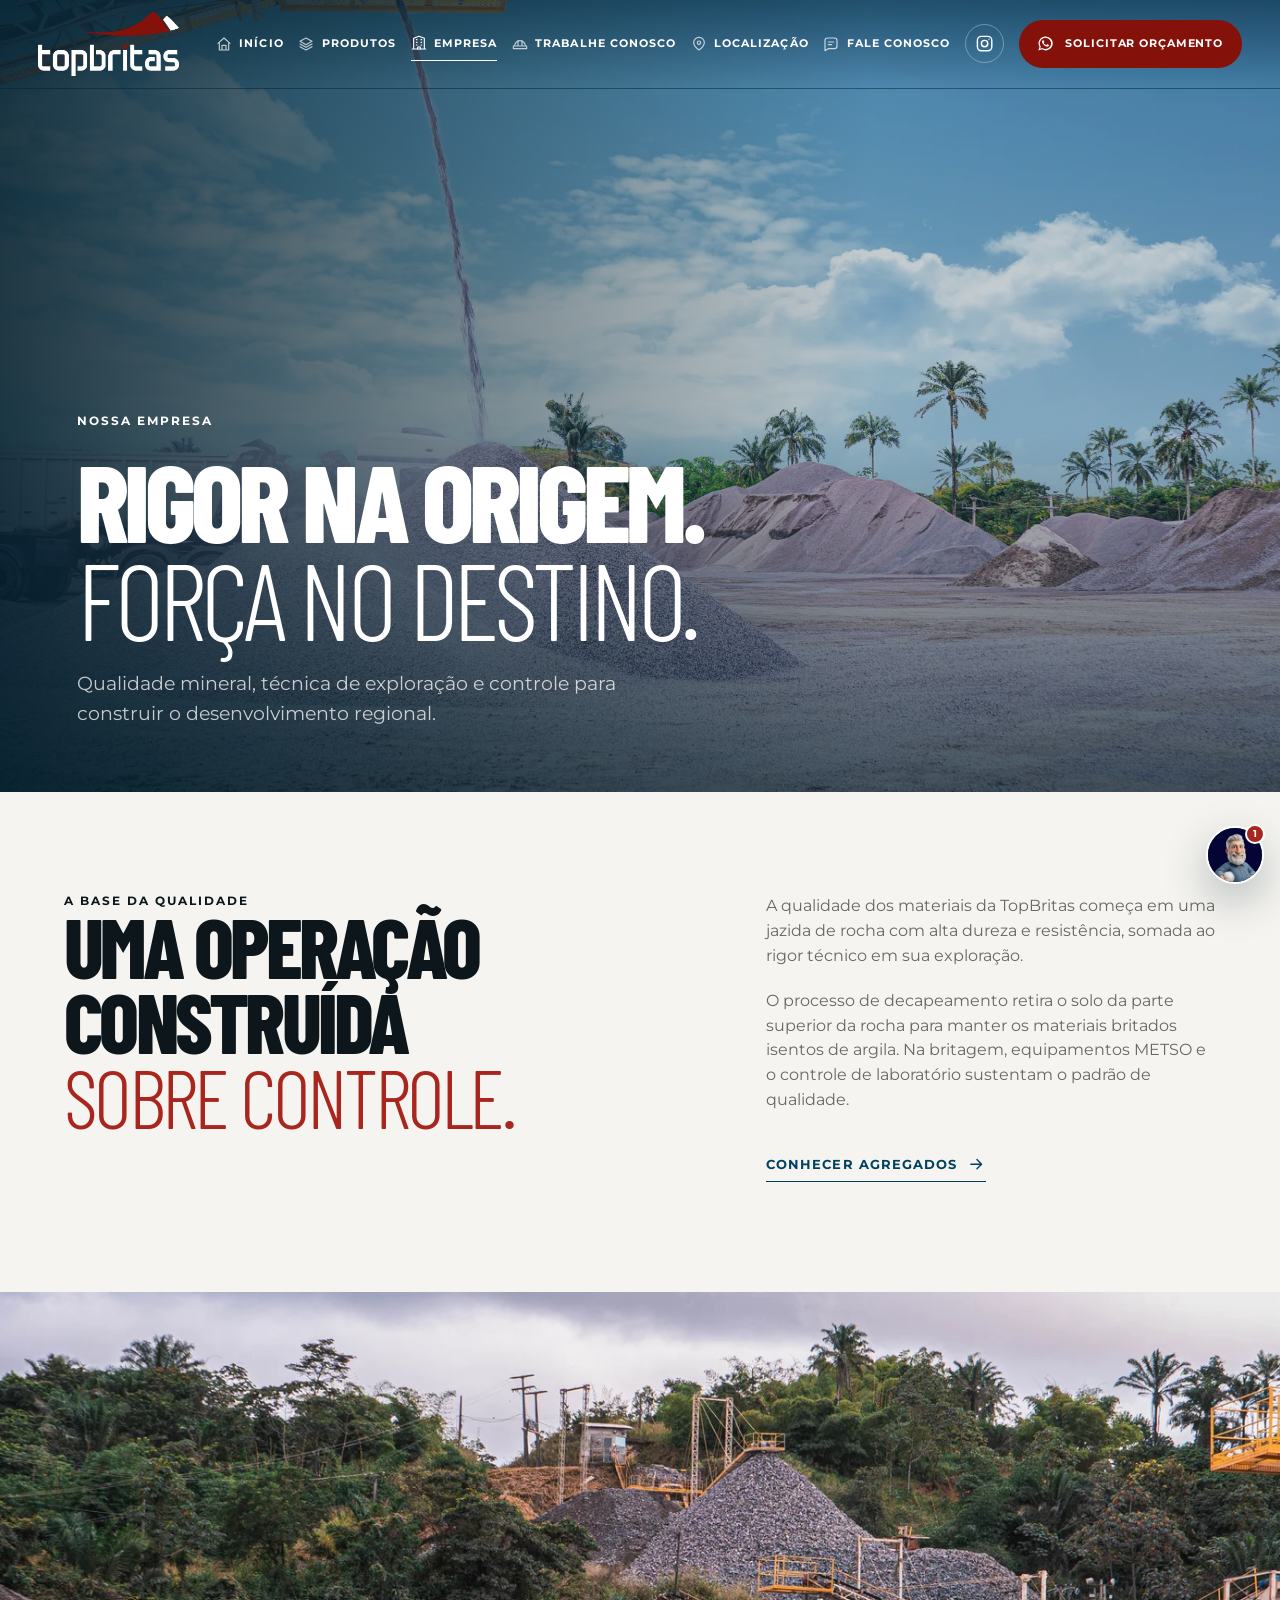
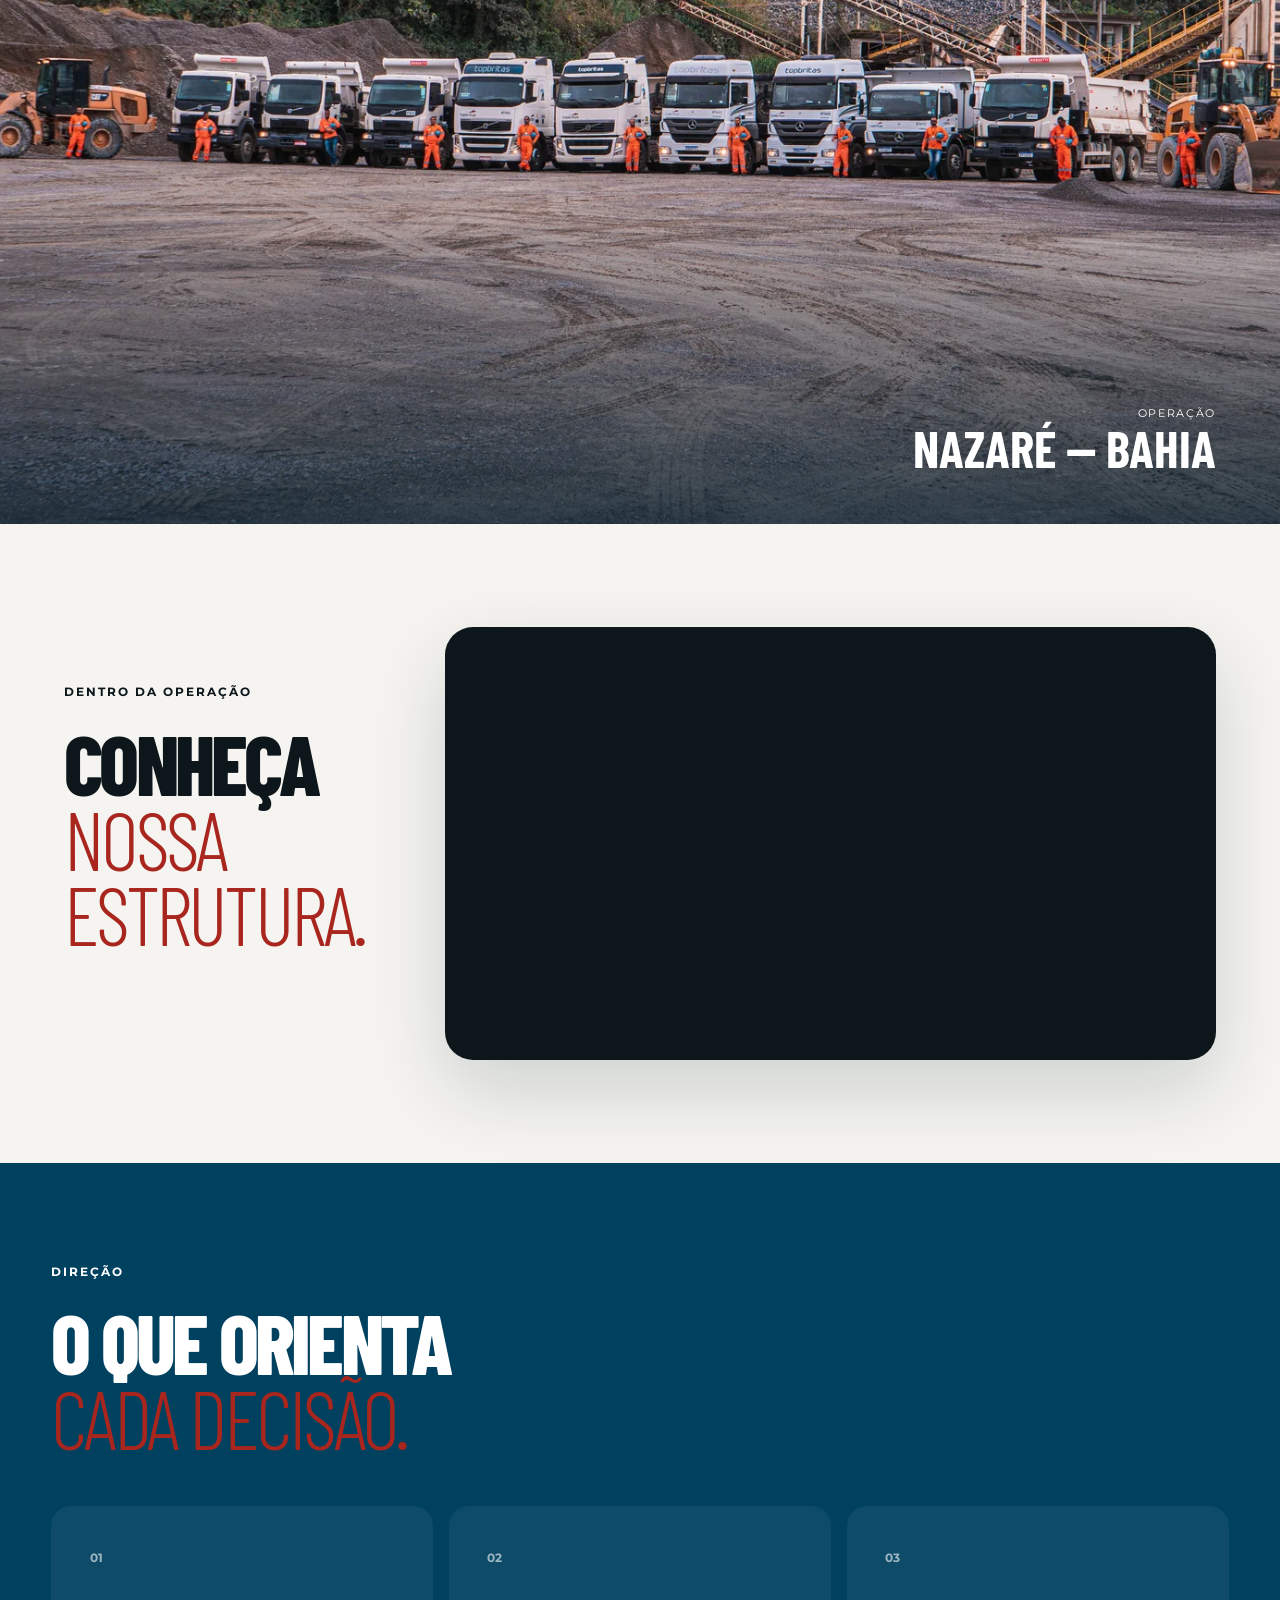
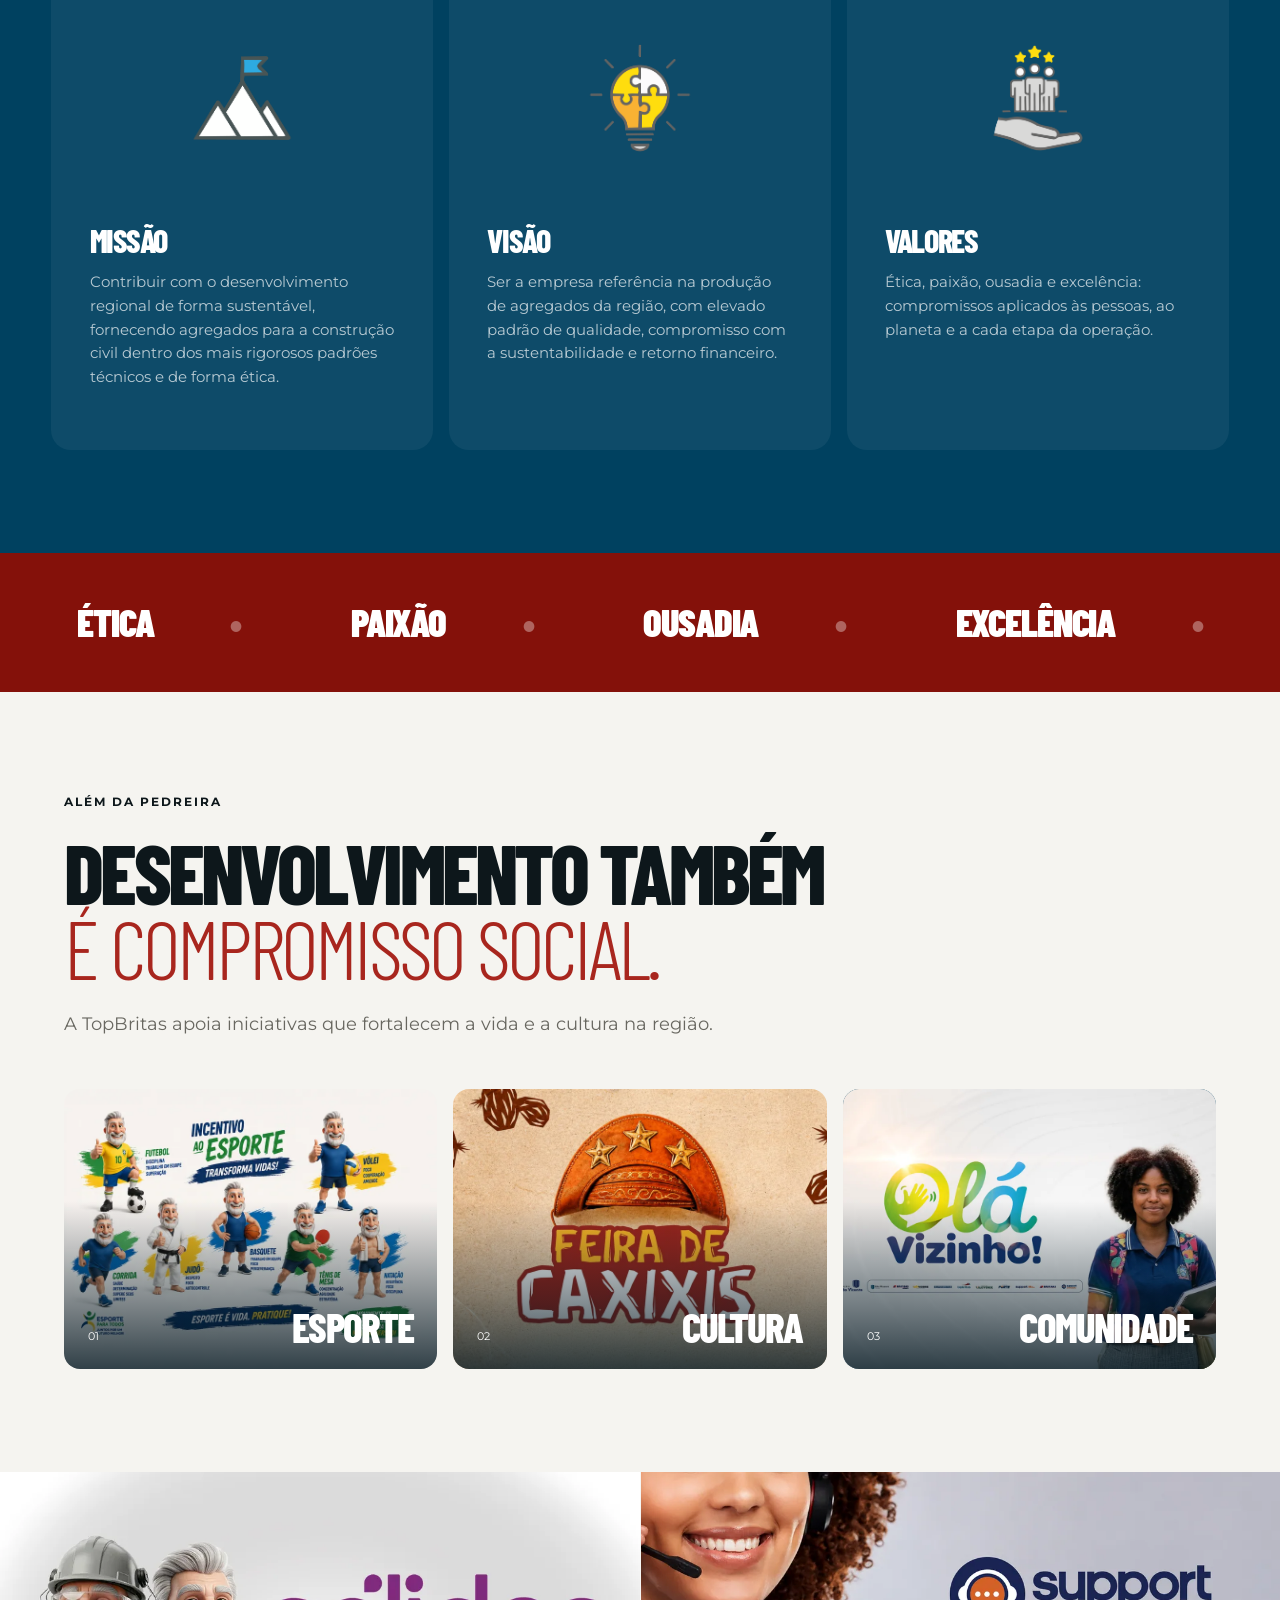
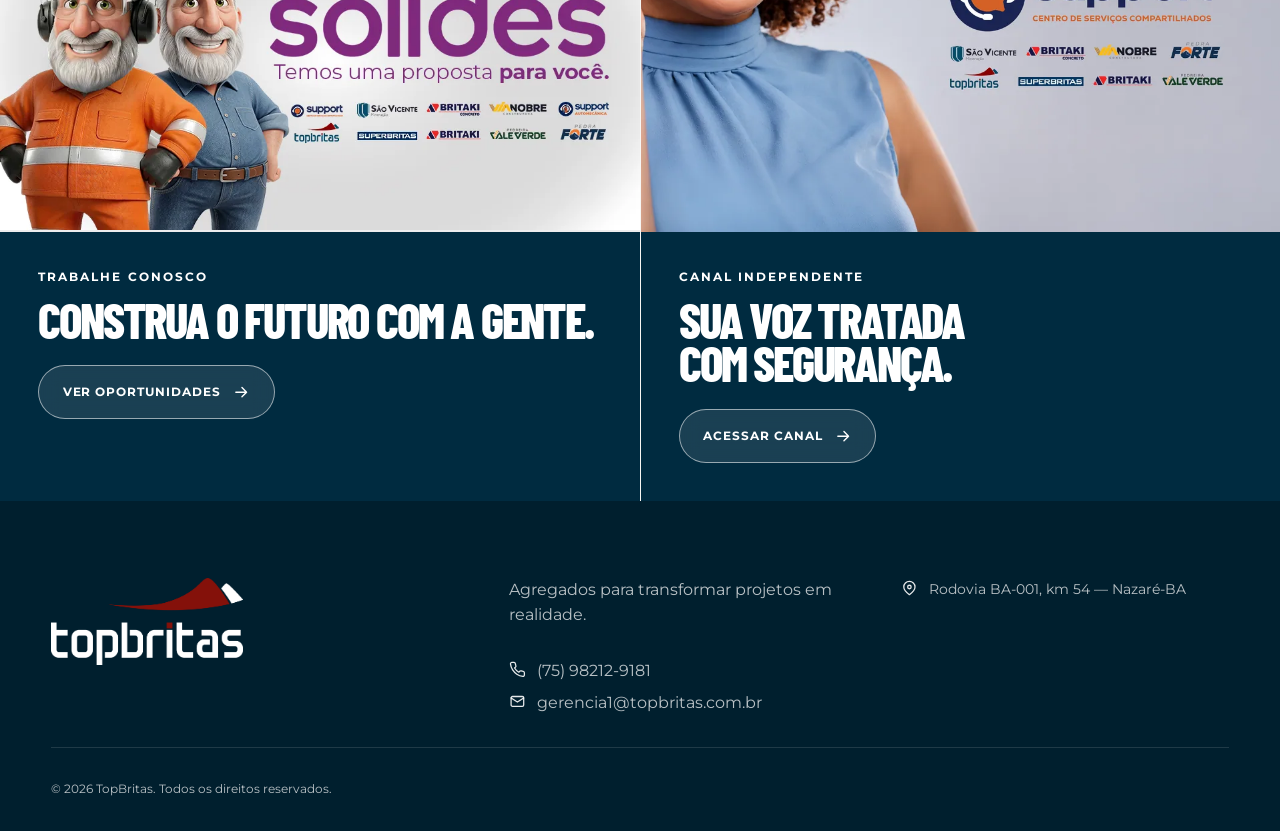
<file: empresa.html>
<!DOCTYPE html>

<html lang="pt-BR">
<head>
<meta charset="utf-8"/><meta content="width=device-width, initial-scale=1, viewport-fit=cover" name="viewport"/><meta content="#004160" name="theme-color"/>
<meta content="Conheça a TopBritas: operação de agregados em Nazaré-BA, processo de britagem, controle de qualidade e compromisso com o desenvolvimento regional." name="description"/><meta content="index, follow, max-image-preview:large, max-snippet:-1, max-video-preview:-1" name="robots"/>
<meta content="website" property="og:type"/><meta content="pt_BR" property="og:locale"/><meta content="Nossa empresa | TopBritas" property="og:title"/><meta content="Rigor técnico, qualidade e compromisso com o desenvolvimento regional." property="og:description"/><meta content="https://www.topbritas.com.br/empresa.html" property="og:url"/><meta content="https://www.topbritas.com.br/assets/images/hero/empresa-desktop.webp" property="og:image"/><meta content="Vista aérea da operação da TopBritas em Nazaré, Bahia" property="og:image:alt"/><meta content="summary_large_image" name="twitter:card"/><meta content="Nossa empresa | TopBritas" name="twitter:title"/><meta content="Conheça a operação, os valores e os projetos da TopBritas em Nazaré, Bahia." name="twitter:description"/><meta content="https://www.topbritas.com.br/assets/images/hero/empresa-desktop.webp" name="twitter:image"/>
<link href="https://www.topbritas.com.br/empresa.html" rel="canonical"/><link href="assets/brand/favicon.png" rel="icon" type="image/png"/><link as="font" crossorigin="" href="assets/fonts/barlow-condensed-800-latin.woff2" rel="preload" type="font/woff2"/><link as="font" crossorigin="" href="assets/fonts/barlow-condensed-300-latin.woff2" rel="preload" type="font/woff2"/><link as="font" crossorigin="" href="assets/fonts/montserrat-400-700-latin.woff2" rel="preload" type="font/woff2"/><link as="image" fetchpriority="high" href="assets/images/hero/empresa-desktop.webp" rel="preload"/><title>Nossa empresa | TopBritas</title>
<script type="application/ld+json">{"@context":"https://schema.org","@type":"BreadcrumbList","itemListElement":[{"@type":"ListItem","position":1,"name":"Início","item":"https://www.topbritas.com.br/"},{"@type":"ListItem","position":2,"name":"Empresa","item":"https://www.topbritas.com.br/empresa.html"}]}</script>
<link href="assets/css/site.css" rel="stylesheet"/></head>
<body class="page-empresa" data-page="empresa">
<a class="skip-link" href="#conteudo">Pular para o conteúdo</a>
<header class="site-header" data-header=""><a aria-label="TopBritas — página inicial" class="brand" href="index.html"><img alt="TopBritas" height="110" src="assets/brand/logo-topbritas.png" width="244"/></a><button aria-controls="main-navigation" aria-expanded="false" class="nav-toggle" data-nav-toggle="" type="button"><span></span><span></span><span></span><span class="sr-only">Abrir menu</span></button><nav aria-label="Navegação principal" class="main-nav" data-navigation="" id="main-navigation"><a href="index.html"><span data-icon="home"></span><span>Início</span></a><a href="catalogo.html"><span data-icon="products"></span><span>Produtos</span></a><a aria-current="page" href="empresa.html"><span data-icon="building"></span><span>Empresa</span></a><a href="https://gruposv.vagas.solides.com.br/" rel="noopener" target="_blank"><span data-icon="hardhat"></span><span>Trabalhe conosco</span></a><a href="index.html#localizacao"><span data-icon="pin"></span><span>Localização</span></a><a href="https://britaki.com.br/fale-conosco" rel="noopener"><span data-icon="message"></span><span>Fale conosco</span></a><a aria-label="Instagram da TopBritas" class="nav-instagram" href="https://www.instagram.com/topbritas/" rel="noopener noreferrer" target="_blank"><span data-icon="instagram"></span><span class="nav-instagram__label">Instagram</span></a><a class="button button--small" href="https://wa.me/5575982129181?text=Ol%C3%A1%21%20Gostaria%20de%20solicitar%20um%20or%C3%A7amento." rel="noopener" target="_blank"><span data-icon="whatsapp"></span> Solicitar orçamento</a></nav></header>
<main id="conteudo">
<section aria-labelledby="company-title" class="company-hero"><picture><source srcset="assets/images/hero/empresa-desktop.webp" type="image/webp"/><img alt="Vista aérea da estrutura operacional da TopBritas" fetchpriority="high" height="1080" src="assets/images/hero/empresa-desktop.webp" width="1920"/></picture><div class="company-hero__shade"></div><div class="company-hero__copy"><p class="eyebrow">Nossa empresa</p><h1 id="company-title">Rigor na origem.<br/><em>Força no destino.</em></h1><p>Qualidade mineral, técnica de exploração e controle para construir o desenvolvimento regional.</p></div></section>
<section class="company-story section"><div class="company-story__lead" data-reveal=""><p class="eyebrow">A base da qualidade</p><h2>Uma operação construída<br/><em>sobre controle.</em></h2></div><div class="company-story__body" data-reveal=""><p>A qualidade dos materiais da TopBritas começa em uma jazida de rocha com alta dureza e resistência, somada ao rigor técnico em sua exploração.</p><p>O processo de decapeamento retira o solo da parte superior da rocha para manter os materiais britados isentos de argila. Na britagem, equipamentos METSO e o controle de laboratório sustentam o padrão de qualidade.</p><a class="text-link" href="catalogo.html">Conhecer agregados <span data-icon="arrow"></span></a></div></section>
<section class="company-image-band" data-reveal=""><picture><source srcset="assets/images/company/jazida.webp" type="image/webp"/><img alt="Vista panorâmica da jazida e da estrutura de britagem" height="900" loading="lazy" src="assets/images/company/jazida.webp" width="1600"/></picture><div><span>Operação</span><strong>Nazaré — Bahia</strong></div></section>
<section aria-labelledby="video-title" class="company-video section"><div class="section-heading" data-reveal=""><p class="eyebrow">Dentro da operação</p><h2 id="video-title">Conheça<br/><em>nossa estrutura.</em></h2></div><div class="video-frame" data-reveal=""><iframe allow="accelerometer; autoplay; clipboard-write; encrypted-media; gyroscope; picture-in-picture" allowfullscreen="" data-deferred-src="https://www.youtube-nocookie.com/embed/WWw9T73VZSs?rel=0" loading="lazy" title="Vídeo institucional da TopBritas"></iframe></div></section>
<section aria-labelledby="principles-title" class="principles section section--blue"><div class="section-heading" data-reveal=""><p class="eyebrow">Direção</p><h2 id="principles-title">O que orienta<br/><em>cada decisão.</em></h2></div><div class="principles__grid" data-auto-carousel="" data-carousel-interval="4800">
<article data-reveal=""><span>01</span><img alt="" height="1372" loading="lazy" src="assets/images/company/missao.png" width="1372"/><h3>Missão</h3><p>Contribuir com o desenvolvimento regional de forma sustentável, fornecendo agregados para a construção civil dentro dos mais rigorosos padrões técnicos e de forma ética.</p></article>
<article data-reveal=""><span>02</span><img alt="" height="1371" loading="lazy" src="assets/images/company/visao.png" width="1372"/><h3>Visão</h3><p>Ser a empresa referência na produção de agregados da região, com elevado padrão de qualidade, compromisso com a sustentabilidade e retorno financeiro.</p></article>
<article data-reveal=""><span>03</span><img alt="" height="1371" loading="lazy" src="assets/images/company/valores.png" width="1371"/><h3>Valores</h3><p>Ética, paixão, ousadia e excelência: compromissos aplicados às pessoas, ao planeta e a cada etapa da operação.</p></article>
</div><div aria-label="Progresso de missão, visão e valores" class="principles__carousel-meta" data-carousel-pager=""><button aria-label="Mostrar Missão" aria-pressed="true" type="button"></button><button aria-label="Mostrar Visão" aria-pressed="false" type="button"></button><button aria-label="Mostrar Valores" aria-pressed="false" type="button"></button></div></section>
<section aria-label="Valores TopBritas" class="values-strip"><span>Ética</span><span>Paixão</span><span>Ousadia</span><span>Excelência</span></section>
<section aria-labelledby="community-title" class="community section"><div class="section-heading" data-reveal=""><p class="eyebrow">Além da pedreira</p><h2 id="community-title">Desenvolvimento também<br/><em>é compromisso social.</em></h2><p>A TopBritas apoia iniciativas que fortalecem a vida e a cultura na região.</p></div><div class="community__gallery" data-auto-carousel="" data-carousel-interval="4400">
<figure data-reveal=""><picture><source srcset="assets/images/company/esporte.webp" type="image/webp"/><img alt="Ação de apoio ao esporte local" height="588" loading="lazy" src="assets/images/company/esporte.webp" width="1000"/></picture><figcaption><span>01</span><h3>Esporte</h3></figcaption></figure>
<figure data-reveal=""><picture><source srcset="assets/images/company/cultura.webp" type="image/webp"/><img alt="Apoio à Feira de Caxixis e à cultura regional" height="588" loading="lazy" src="assets/images/company/cultura.webp" width="1000"/></picture><figcaption><span>02</span><h3>Cultura</h3></figcaption></figure>
<figure data-reveal=""><picture><source srcset="assets/images/company/educacao.webp" type="image/webp"/><img alt="Projeto de relacionamento com a comunidade" height="706" loading="lazy" src="assets/images/company/educacao.webp" width="1000"/></picture><figcaption><span>03</span><h3>Comunidade</h3></figcaption></figure>
</div><div aria-label="Progresso dos projetos sociais" class="community__carousel-meta" data-carousel-pager=""><button aria-label="Mostrar projeto social 1" aria-pressed="true" type="button"></button><button aria-label="Mostrar projeto social 2" aria-pressed="false" type="button"></button><button aria-label="Mostrar projeto social 3" aria-pressed="false" type="button"></button></div></section>
<section class="split-cta" data-auto-carousel="" data-carousel-interval="5200" id="trabalhe-conosco"><article><img alt="Campanha de carreiras do Grupo SV" height="536" loading="lazy" src="assets/images/company/carreiras.webp" width="959"/><div><p class="eyebrow">Trabalhe conosco</p><h2>Construa o futuro com a gente.</h2><a class="button button--light" href="https://gruposv.vagas.solides.com.br/" rel="noopener" target="_blank">Ver oportunidades <span data-icon="arrow"></span></a></div></article><article><img alt="Atendimento independente da CSC Support" height="593" loading="lazy" src="assets/images/contact/csc-support.webp" width="1600"/><div><p class="eyebrow">Canal independente</p><h2>Sua voz tratada com segurança.</h2><a class="button button--light" href="https://britaki.com.br/fale-conosco" rel="noopener" target="_blank">Acessar canal <span data-icon="arrow"></span></a></div></article></section>
</main>
<footer class="site-footer"><a class="brand brand--footer" href="index.html"><img alt="TopBritas" height="110" src="assets/brand/logo-topbritas.png" width="244"/></a><p>Agregados para transformar projetos em realidade.</p><address><span data-icon="pin"></span><span>Rodovia BA-001, km 54 — Nazaré-BA</span></address><div class="site-footer__contacts"><a href="tel:+5575982129181"><span data-icon="phone"></span><span>(75) 98212-9181</span></a><a href="mailto:gerencia1@topbritas.com.br"><span data-icon="mail"></span><span>gerencia1@topbritas.com.br</span></a></div><small>© <span data-current-year=""></span> TopBritas. Todos os direitos reservados.</small></footer>

<script defer src="assets/js/site.js"></script></body>
</html>
</file>
<file: assets/css/site.css>
@font-face { font-family: "Barlow Condensed"; font-style: normal; font-weight: 300; font-display: swap; src: url("../fonts/barlow-condensed-300-latin.woff2") format("woff2"); }
@font-face { font-family: "Barlow Condensed"; font-style: normal; font-weight: 400; font-display: swap; src: url("../fonts/barlow-condensed-400-latin.woff2") format("woff2"); }
@font-face { font-family: "Barlow Condensed"; font-style: normal; font-weight: 700; font-display: swap; src: url("../fonts/barlow-condensed-700-latin.woff2") format("woff2"); }
@font-face { font-family: "Barlow Condensed"; font-style: normal; font-weight: 800; font-display: swap; src: url("../fonts/barlow-condensed-800-latin.woff2") format("woff2"); }
@font-face { font-family: "Barlow Condensed"; font-style: normal; font-weight: 900; font-display: swap; src: url("../fonts/barlow-condensed-900-latin.woff2") format("woff2"); }
@font-face { font-family: "Montserrat"; font-style: normal; font-weight: 400 700; font-display: swap; src: url("../fonts/montserrat-400-700-latin.woff2") format("woff2"); }

:root {
  --color-brand-primary: #004160;
  --color-brand-primary-deep: #002b40;
  --color-brand-primary-soft: #0b668b;
  --color-brand-secondary: #84110a;
  --color-brand-secondary-bright: #a8261e;
  --color-white: #fff;
  --color-stone-50: #f5f4f0;
  --color-stone-100: #e9e7df;
  --color-stone-300: #bbb8ae;
  --color-stone-600: #686760;
  --color-ink: #0d171b;
  --color-success: #237a4c;
  --color-error: #a3201a;
  --surface-glass: rgba(0, 40, 60, .6);
  --font-display: "Arial Narrow", "Roboto Condensed", "Helvetica Neue", Arial, sans-serif;
  --font-body: Inter, Aptos, "Segoe UI", Helvetica, Arial, sans-serif;
  --container: min(92vw, 1440px);
  --header-height: 88px;
  --radius-sm: .35rem;
  --radius-md: .75rem;
  --radius-lg: 1.4rem;
  --space-xs: clamp(.5rem, .7vw, .75rem);
  --space-sm: clamp(.8rem, 1.2vw, 1.25rem);
  --space-md: clamp(1.25rem, 2vw, 2rem);
  --space-lg: clamp(2rem, 4vw, 4.5rem);
  --space-xl: clamp(4rem, 8vw, 9rem);
  --shadow-lg: 0 30px 80px rgba(0, 30, 45, .16);
  --transition-fast: 180ms cubic-bezier(.2, .8, .2, 1);
  --transition-normal: 360ms cubic-bezier(.2, .8, .2, 1);
  --transition-slow: 800ms cubic-bezier(.16, 1, .3, 1);
}
*, *::before, *::after { box-sizing: border-box; }
html { scroll-behavior: smooth; }
body, h1, h2, h3, p, figure, blockquote, dl, dd { margin: 0; }
ul, ol { margin: 0; padding: 0; }
ul { list-style: none; }
img, picture, svg, canvas { display: block; max-width: 100%; }
button, input, textarea, select { font: inherit; }
button, select { cursor: pointer; }
a { color: inherit; text-decoration: none; }
address { font-style: normal; }
dialog { padding: 0; }
html { background: var(--color-stone-50); color: var(--color-ink); }
body { min-width: 320px; min-height: 100vh; overflow-x: clip; background: var(--color-stone-50); font-family: var(--font-body); line-height: 1.55; text-rendering: optimizeLegibility; -webkit-font-smoothing: antialiased; }
body.is-nav-open, body.is-modal-open { overflow: hidden; }
::selection { background: var(--color-brand-secondary); color: var(--color-white); }
:focus-visible { outline: 3px solid #e35f50; outline-offset: 4px; }
.sr-only { position: absolute; width: 1px; height: 1px; padding: 0; margin: -1px; overflow: hidden; clip: rect(0,0,0,0); white-space: nowrap; border: 0; }
.skip-link { position: fixed; z-index: 9999; top: .75rem; left: .75rem; transform: translateY(-150%); padding: .8rem 1rem; background: var(--color-white); color: var(--color-brand-primary); border-radius: var(--radius-sm); font-weight: 800; transition: transform var(--transition-fast); }
.skip-link:focus { transform: translateY(0); }
main { overflow: clip; }
h1, h2, h3 { font-family: var(--font-display); font-weight: 900; line-height: .9; letter-spacing: -.055em; text-transform: uppercase; text-wrap: balance; }
h1 { font-size: clamp(3.7rem, 8.5vw, 9rem); }
h2 { font-size: clamp(3rem, 6.5vw, 7.2rem); }
h3 { font-size: clamp(1.4rem, 2.2vw, 2.3rem); }
h1 em, h2 em { color: var(--color-brand-secondary-bright); font-style: normal; }
.eyebrow { display: flex; align-items: center; gap: .65rem; color: currentColor; font-size: .74rem; font-weight: 800; letter-spacing: .17em; line-height: 1.25; text-transform: uppercase; }
.eyebrow > span:not([data-icon]) { width: 2.5rem; height: 1px; background: currentColor; }
.text-link { display: inline-flex; align-items: center; gap: .65rem; border: 0; border-bottom: 1px solid currentColor; padding: .3rem 0 .45rem; background: none; color: var(--color-brand-primary); font-size: .82rem; font-weight: 800; letter-spacing: .08em; text-transform: uppercase; transition: color var(--transition-fast), gap var(--transition-fast); }
.text-link:hover { gap: 1rem; color: var(--color-brand-secondary); }
.text-link--light { color: var(--color-white); }
.section { position: relative; width: var(--container); margin-inline: auto; padding-block: var(--space-xl); }
.section--ink { width: 100%; padding-inline: max(4vw, calc((100vw - 1440px) / 2)); background: var(--color-ink); color: var(--color-white); }
.section--blue { width: 100%; padding-inline: max(4vw, calc((100vw - 1440px) / 2)); background: var(--color-brand-primary); color: var(--color-white); }
.section-heading { max-width: 64rem; margin-bottom: var(--space-lg); }
.section-heading .eyebrow { margin-bottom: var(--space-md); }
.section-heading > p:last-child { max-width: 43rem; margin-top: var(--space-md); color: var(--color-stone-600); font-size: clamp(1rem, 1.4vw, 1.25rem); }
.site-header { position: fixed; z-index: 200; top: 0; left: 0; display: flex; align-items: center; justify-content: space-between; width: 100%; min-height: var(--header-height); padding: .75rem 3vw; border-bottom: 1px solid transparent; color: var(--color-white); transition: background var(--transition-normal), border-color var(--transition-normal), min-height var(--transition-normal), box-shadow var(--transition-normal); }
.site-header.is-scrolled, .site-header--solid { min-height: 72px; border-color: rgba(255,255,255,.12); background: var(--surface-glass); box-shadow: 0 10px 40px rgba(0,26,40,.12); -webkit-backdrop-filter: blur(18px); backdrop-filter: blur(18px); }
.brand { position: relative; z-index: 2; display: inline-flex; align-items: center; }
.brand img { width: clamp(8.5rem, 11vw, 11.2rem); height: auto; filter: brightness(0) invert(1); }
.main-nav { display: flex; align-items: center; gap: clamp(1rem, 1.7vw, 2.2rem); }
.main-nav > a:not(.button) { position: relative; font-size: .72rem; font-weight: 800; letter-spacing: .1em; text-transform: uppercase; }
.main-nav > a:not(.button)::after { position: absolute; right: 0; bottom: -.55rem; left: 0; height: 1px; background: currentColor; content: ''; transform: scaleX(0); transform-origin: right; transition: transform var(--transition-normal); }
.main-nav > a:hover::after, .main-nav > a[aria-current]::after { transform: scaleX(1); transform-origin: left; }
.nav-toggle { position: relative; z-index: 3; display: none; width: 48px; height: 48px; border: 1px solid rgba(255,255,255,.25); border-radius: 50%; background: rgba(0,0,0,.08); color: inherit; }
.nav-toggle > span:not(.sr-only) { position: absolute; left: 14px; width: 19px; height: 1px; background: currentColor; transition: transform var(--transition-normal), opacity var(--transition-normal); }
.nav-toggle > span:nth-child(1) { transform: translateY(-6px); }.nav-toggle > span:nth-child(3) { transform: translateY(6px); }
.nav-toggle[aria-expanded="true"] > span:nth-child(1) { transform: rotate(45deg); }.nav-toggle[aria-expanded="true"] > span:nth-child(2) { opacity: 0; }.nav-toggle[aria-expanded="true"] > span:nth-child(3) { transform: rotate(-45deg); }
.site-footer { display: grid; grid-template-columns: 1.2fr 1fr 1fr; gap: 2rem 5vw; padding: clamp(3rem, 6vw, 6rem) 4vw 2rem; background: #001f2e; color: rgba(255,255,255,.72); }
.site-footer .brand { grid-row: span 2; align-self: start; }.site-footer .brand img { width: 12rem; }.site-footer p { max-width: 24rem; }.site-footer address { font-size: .9rem; }.site-footer > div { display: flex; flex-direction: column; align-items: flex-start; gap: .4rem; }.site-footer a:hover { color: var(--color-white); }.site-footer small { grid-column: 1/-1; padding-top: 2rem; border-top: 1px solid rgba(255,255,255,.12); font-size: .75rem; }
.button { position: relative; display: inline-flex; align-items: center; justify-content: center; gap: .7rem; min-height: 3.35rem; overflow: hidden; border: 1px solid transparent; border-radius: 999px; padding: .9rem 1.45rem; background: var(--color-brand-secondary); color: var(--color-white); font-size: .75rem; font-weight: 850; letter-spacing: .08em; line-height: 1; text-transform: uppercase; transition: color var(--transition-normal), background var(--transition-normal), transform var(--transition-fast), border-color var(--transition-normal); }
.button::before { position: absolute; inset: 0; border-radius: inherit; background: var(--color-brand-primary); content: ''; transform: translateX(-102%); transition: transform var(--transition-normal); }
.button > * { position: relative; }.button:hover::before { transform: translateX(0); }.button:hover [data-icon="arrow"] { transform: translateX(4px); }.button:active { transform: scale(.98); }
.button--small { min-height: 2.8rem; padding-inline: 1.1rem; font-size: .68rem; }
.button--light { border-color: rgba(255,255,255,.55); background: rgba(255,255,255,.1); -webkit-backdrop-filter: blur(10px); backdrop-filter: blur(10px); }
.button--light::before { background: var(--color-white); }.button--light:hover { color: var(--color-brand-primary); }
[data-icon] { display: inline-flex; flex: 0 0 auto; width: 1.15rem; height: 1.15rem; transition: transform var(--transition-fast), color var(--transition-fast); }
[data-icon] svg { width: 100%; height: 100%; }
.icon-button { display: grid; place-items: center; width: 2.75rem; height: 2.75rem; border: 1px solid var(--color-stone-300); border-radius: 50%; background: transparent; color: var(--color-ink); transition: background var(--transition-fast), color var(--transition-fast); }.icon-button:hover { background: var(--color-brand-primary); color: white; }
.form-status { min-height: 1.5rem; margin-top: 1rem; font-size: .9rem; font-weight: 700; }.form-status.is-error { color: var(--color-error); }.form-status.is-success { color: var(--color-success); }
.vicentinho { position: fixed; z-index: 180; right: max(1rem, env(safe-area-inset-right)); bottom: max(1rem, env(safe-area-inset-bottom)); }
.vicentinho__trigger { position: relative; display: grid; place-items: center; width: 72px; height: 72px; overflow: visible; border: 3px solid var(--color-white); border-radius: 50%; padding: 0; background: var(--color-brand-primary); box-shadow: 0 16px 44px rgba(0,31,46,.28); }.vicentinho__trigger img { width: 100%; height: 100%; border-radius: inherit; object-fit: cover; }.vicentinho__trigger::after { position: absolute; right: 1px; bottom: 3px; width: 13px; height: 13px; border: 2px solid white; border-radius: 50%; background: #32b875; content: ''; }
.chat-panel { position: absolute; right: 0; bottom: 5.5rem; display: grid; grid-template-rows: auto 1fr auto; width: min(380px, calc(100vw - 2rem)); height: min(570px, calc(100svh - 8rem)); overflow: hidden; border: 1px solid rgba(255,255,255,.42); border-radius: var(--radius-lg); background: rgba(250,250,248,.94); box-shadow: var(--shadow-lg); opacity: 0; pointer-events: none; transform: translateY(15px) scale(.98); transform-origin: right bottom; transition: opacity var(--transition-normal), transform var(--transition-normal); -webkit-backdrop-filter: blur(18px); backdrop-filter: blur(18px); }
.chat-panel.is-open { opacity: 1; pointer-events: auto; transform: none; }.chat-panel__header { display: flex; align-items: center; gap: .8rem; padding: 1rem; background: var(--color-brand-primary); color: white; }.chat-panel__header img { width: 42px; height: 42px; border-radius: 50%; object-fit: cover; }.chat-panel__header div { flex: 1; }.chat-panel__header strong { display: block; font-size: .85rem; letter-spacing: .08em; }.chat-panel__header small { color: rgba(255,255,255,.7); }.chat-panel__header button { border-color: rgba(255,255,255,.35); color: white; }
.chat-panel__messages { overflow-y: auto; padding: 1rem; }.chat-message { width: fit-content; max-width: 88%; margin-bottom: .75rem; border-radius: .9rem; padding: .75rem .85rem; font-size: .88rem; line-height: 1.45; }.chat-message--bot { border-bottom-left-radius: .15rem; background: #e3eef2; color: var(--color-brand-primary-deep); }.chat-message--user { margin-left: auto; border-bottom-right-radius: .15rem; background: var(--color-brand-primary); color: white; }.chat-options { display: grid; gap: .45rem; margin-top: .65rem; }.chat-options button, .chat-message a { border: 1px solid rgba(0,65,96,.25); border-radius: 999px; padding: .6rem .8rem; background: transparent; color: var(--color-brand-primary); font-size: .75rem; font-weight: 800; text-align: left; }.chat-message a { display: inline-flex; margin-top: .65rem; background: var(--color-brand-secondary); color: white; }
.chat-panel__input { display: flex; gap: .5rem; padding: .75rem; border-top: 1px solid var(--color-stone-100); background: white; }.chat-panel__input input { min-width: 0; flex: 1; border: 1px solid var(--color-stone-300); border-radius: 999px; padding: .75rem 1rem; }.chat-panel__input button { width: 44px; border: 0; border-radius: 50%; background: var(--color-brand-secondary); color: white; }
.cursor-label { position: fixed; z-index: 500; top: 0; left: 0; display: grid; place-items: center; width: 72px; height: 72px; border-radius: 50%; background: var(--color-white); color: var(--color-brand-primary); font-size: .62rem; font-weight: 900; letter-spacing: .08em; opacity: 0; pointer-events: none; transform: translate3d(-100px,-100px,0) scale(.7); transition: opacity var(--transition-fast), transform 80ms linear; }
[data-reveal] { opacity: 0; transform: translateY(2.5rem); transition: opacity var(--transition-slow), transform var(--transition-slow); }
[data-reveal].is-visible { opacity: 1; transform: none; }
@keyframes partner-marquee { to { transform: translateX(-50%); } }
@keyframes cue { 0%, 100% { transform: scaleY(.25); transform-origin: top; } 50% { transform: scaleY(1); transform-origin: top; } }
@keyframes pulse { 50% { opacity: .45; } }
@media (prefers-reduced-motion: reduce) {
  html { scroll-behavior: auto; }
  *, *::before, *::after { scroll-behavior: auto !important; animation-duration: .01ms !important; animation-iteration-count: 1 !important; transition-duration: .01ms !important; }
  [data-reveal] { opacity: 1; transform: none; }
  .partners__track { animation: none !important; transform: none !important; }
}
.preloader { position: fixed; z-index: 1000; inset: 0; display: grid; grid-template-columns: 1fr auto; align-content: center; gap: .85rem 1rem; padding: 8vw; background: var(--color-brand-primary-deep); color: var(--color-white); transition: clip-path 1.2s cubic-bezier(.77,0,.18,1), visibility 1.2s; clip-path: inset(0); }
.preloader.is-complete { visibility: hidden; clip-path: inset(0 0 100% 0); }.preloader__brand { grid-column: 1/-1; font-family: var(--font-display); font-size: clamp(3rem, 9vw, 8rem); font-weight: 900; letter-spacing: -.05em; line-height: .85; }.preloader p { font-size: .7rem; font-weight: 800; letter-spacing: .18em; text-transform: uppercase; }.preloader output { font-variant-numeric: tabular-nums; font-weight: 800; }.preloader__track { grid-column: 1/-1; height: 2px; overflow: hidden; background: rgba(255,255,255,.18); }.preloader__track span { display: block; width: 100%; height: 100%; background: var(--color-white); transform: scaleX(0); transform-origin: left; }
.hero { position: relative; display: flex; align-items: flex-end; width: 100%; height: 100svh; min-height: 42rem; overflow: hidden; background: var(--color-brand-primary-deep); color: var(--color-white); isolation: isolate; }
.hero__media, .hero__picture, .hero__picture img, .hero__depth, .hero__shade { position: absolute; inset: 0; width: 100%; height: 100%; }
.hero__media { overflow: hidden; }.hero__picture img, .hero__depth { object-fit: cover; object-position: center; }.hero__depth { inset: -2%; width: 104%; height: 104%; background-image: url('../images/hero/capasite-desktop.webp'); background-position: center; background-size: cover; will-change: transform; }
.hero__depth--sky { clip-path: inset(0 0 62% 0); opacity: .78; }.hero__depth--quarry { clip-path: inset(31% 0 22% 31%); }.hero__depth--people { clip-path: inset(42% 0 0 0); }.hero__shade { background: linear-gradient(90deg, rgba(0,30,44,.84) 0%, rgba(0,42,61,.48) 27%, transparent 58%), linear-gradient(0deg, rgba(0,25,38,.78) 0%, transparent 48%), linear-gradient(180deg, rgba(0,25,38,.42), transparent 28%); }
.hero__content { position: relative; z-index: 2; width: min(57rem, 75vw); margin: 0 0 clamp(5rem, 10vh, 8rem) 5vw; }.hero__content .eyebrow { margin-bottom: 1.25rem; }.hero__content h1 { font-size: clamp(4rem, 8.4vw, 9.4rem); }.hero__content h1 em { color: white; font-weight: 400; }.hero__lead { max-width: 34rem; margin: 1.5rem 0 2rem; font-size: clamp(1rem, 1.5vw, 1.35rem); }
.hero__chapter { position: absolute; z-index: 2; right: 5vw; bottom: 6.5rem; display: flex; flex-direction: column; align-items: flex-end; gap: .15rem; font-size: .68rem; letter-spacing: .12em; text-transform: uppercase; }.hero__chapter strong { font-size: 1rem; }.scroll-cue { position: absolute; z-index: 2; right: 5vw; bottom: 1.5rem; display: flex; align-items: center; gap: .75rem; font-size: .65rem; font-weight: 700; letter-spacing: .12em; text-transform: uppercase; }.scroll-cue > span { width: 1px; height: 2rem; background: white; animation: cue 1.8s ease-in-out infinite; }
.journey { position: relative; height: 700svh; background: var(--color-ink); color: white; }.journey__stage { position: sticky; top: 0; width: 100%; height: 100svh; overflow: hidden; isolation: isolate; }.journey__backdrop { position: absolute; z-index: -3; inset: -8%; background: linear-gradient(90deg, rgba(0,25,38,.95), rgba(0,34,49,.36) 60%, rgba(0,25,38,.78)), url('../images/hero/capasite-desktop.webp') center/cover; transform: scale(1.08); will-change: transform, background-position; }.journey__canvas { position: absolute; z-index: -2; inset: 0; width: 100%; height: 100%; opacity: .86; }.journey__vignette { position: absolute; z-index: -1; inset: 0; background: radial-gradient(circle at 70% 50%, transparent 0 25%, rgba(0,20,30,.28) 60%, rgba(0,16,24,.84) 100%), linear-gradient(90deg, rgba(0,18,27,.88), transparent 55%); }
.journey__chapters { position: absolute; inset: 0; }.journey__chapter { position: absolute; top: 50%; left: 7vw; width: min(45rem, 61vw); opacity: 0; pointer-events: none; transform: translateY(calc(-50% + 3rem)); }.journey__chapter.is-active { opacity: 1; pointer-events: auto; transform: translateY(-50%); }.journey__chapter .eyebrow { margin-bottom: 1.2rem; color: rgba(255,255,255,.7); }.journey__chapter h2 { margin-bottom: 1.5rem; font-size: clamp(4rem, 8vw, 9rem); }.journey__chapter > p:not(.eyebrow) { max-width: 34rem; margin-bottom: 2rem; color: rgba(255,255,255,.76); font-size: clamp(1rem, 1.5vw, 1.3rem); }.journey__chapter .text-link { color: white; }
.journey-progress { position: absolute; right: 3vw; bottom: 3rem; display: grid; grid-template-columns: auto 1px auto; grid-template-rows: auto auto; align-items: center; gap: .65rem; color: rgba(255,255,255,.72); }.journey-progress__line { position: relative; display: block; width: 1px; height: 7rem; overflow: hidden; background: rgba(255,255,255,.24); }.journey-progress__line i { position: absolute; top: 0; left: 0; width: 100%; height: 100%; background: white; transform: scaleY(0); transform-origin: top; }.journey-progress > strong { font-size: .7rem; }.journey-progress p { grid-column: 1/-1; width: 9rem; margin-top: .4rem; font-size: .66rem; font-weight: 800; letter-spacing: .12em; text-align: right; text-transform: uppercase; }
.buying { display: grid; grid-template-columns: .75fr 1.25fr; gap: var(--space-lg); align-items: start; }.buying > .button { grid-column: 2; justify-self: start; }.process { display: grid; grid-template-columns: repeat(4, 1fr); border-top: 1px solid var(--color-stone-300); }.process li { position: relative; min-height: 18rem; padding: 1.5rem 1.25rem; border-right: 1px solid var(--color-stone-300); }.process li:last-child { border-right: 0; }.process li > span { color: var(--color-brand-secondary); font-size: .72rem; font-weight: 900; }.process li > i { width: 2.2rem; height: 2.2rem; margin: 3.8rem 0 1.6rem; color: var(--color-brand-primary); }.process h3 { margin-bottom: .8rem; font-size: 1.35rem; }.process p { color: var(--color-stone-600); font-size: .88rem; }
.product-feature { display: grid; grid-template-columns: minmax(0, 1.2fr) minmax(22rem, .8fr); align-items: stretch; min-height: 90svh; padding-block: 0; }.product-feature__visual { min-height: 42rem; margin-left: min(-4vw, calc((1440px - 100vw) / 2)); overflow: hidden; }.product-feature__visual img { width: 100%; height: 100%; object-fit: cover; }.product-feature__copy { display: flex; flex-direction: column; justify-content: center; padding: var(--space-lg); }.product-feature__copy .eyebrow { margin-bottom: auto; }.display-index { margin: auto 0 1rem; color: var(--color-brand-secondary-bright); font-family: var(--font-display); font-size: clamp(5rem, 9vw, 11rem); font-weight: 900; line-height: .75; opacity: .65; }.product-feature__copy h2 { margin-bottom: 1.5rem; font-size: clamp(3rem, 5vw, 6rem); }.product-feature__copy > p:not(.eyebrow) { max-width: 32rem; margin-bottom: 2rem; color: rgba(255,255,255,.68); }.product-feature__copy .text-link { align-self: flex-start; color: white; }
.location { display: grid; grid-template-columns: .8fr 1.2fr; gap: var(--space-lg); align-items: center; }.location__copy .eyebrow { margin-bottom: 1.4rem; }.location__copy h2 { margin-bottom: 1.6rem; }.location__copy > p { max-width: 29rem; margin-bottom: 2rem; color: var(--color-stone-600); }.location__map { height: min(66vw, 42rem); overflow: hidden; border-radius: 50% 50% 1rem 1rem; background: var(--color-stone-100); box-shadow: var(--shadow-lg); }.location__map iframe { width: 100%; height: 100%; border: 0; filter: saturate(.75) contrast(1.06); }
.partners { padding: var(--space-lg) 0; overflow: hidden; border-block: 1px solid var(--color-stone-100); background: white; }.partners > .eyebrow { justify-content: center; margin-bottom: 2.5rem; color: var(--color-stone-600); }.partners__viewport { overflow: hidden; -webkit-mask-image: linear-gradient(90deg, transparent, #000 12%, #000 88%, transparent); mask-image: linear-gradient(90deg, transparent, #000 12%, #000 88%, transparent); }.partners__track { display: flex; align-items: center; width: max-content; animation: partner-marquee 34s linear infinite; }.partners__track:hover { animation-play-state: paused; }.partners__track img { width: 11rem; height: 4.25rem; margin-inline: 2.5rem; object-fit: contain; }.closing-cta { width: 100%; padding-inline: 6vw; background: var(--color-brand-secondary); color: white; text-align: center; }.closing-cta .eyebrow { justify-content: center; }.closing-cta h2 { margin-block: 1.5rem 2.5rem; }.closing-cta h2 em { color: white; font-weight: 400; }.closing-cta__actions { display: flex; justify-content: center; align-items: center; gap: 2rem; }
.page-hero { min-height: 64svh; padding: calc(var(--header-height) + 7rem) 6vw 6rem; background: var(--color-brand-primary); color: white; }.page-hero .eyebrow { margin-bottom: 1.4rem; }.page-hero h1 { max-width: 75rem; }.page-hero h1 em { color: rgba(255,255,255,.62); font-weight: 400; }.page-hero > p:last-child { max-width: 40rem; margin-top: 1.5rem; color: rgba(255,255,255,.72); font-size: clamp(1rem, 1.4vw, 1.25rem); }.page-hero--catalog { background: radial-gradient(circle at 83% 20%, rgba(132,17,10,.72), transparent 26%), linear-gradient(130deg, #002b40, #004160); }
.catalog { display: grid; grid-template-columns: minmax(14rem, .72fr) minmax(24rem, 1.35fr) minmax(20rem, .93fr); width: var(--container); min-height: 44rem; margin: clamp(-2rem, -3vw, -4rem) auto var(--space-lg); overflow: hidden; border-radius: var(--radius-lg); background: white; box-shadow: var(--shadow-lg); }
.catalog__list { max-height: 48rem; overflow-y: auto; border-right: 1px solid var(--color-stone-100); background: #f9f9f6; }.catalog__list button { display: grid; grid-template-columns: 2.5rem 1fr; width: 100%; border: 0; border-bottom: 1px solid var(--color-stone-100); padding: 1.05rem 1.2rem; background: transparent; color: var(--color-stone-600); text-align: left; transition: background var(--transition-fast), color var(--transition-fast), padding var(--transition-fast); }.catalog__list button span { color: var(--color-stone-300); font-size: .68rem; font-weight: 900; }.catalog__list button strong { font-size: .82rem; letter-spacing: .04em; text-transform: uppercase; }.catalog__list button:hover, .catalog__list button.is-active { padding-left: 1.5rem; background: var(--color-brand-primary); color: white; }.catalog__list button.is-active span { color: rgba(255,255,255,.5); }
.catalog__visual { position: relative; display: grid; place-items: center; min-width: 0; overflow: hidden; background: #e8e7e2; }.catalog__visual::after { position: absolute; inset: auto 8% 8%; height: 10%; border-radius: 50%; background: rgba(0,0,0,.22); filter: blur(24px); content: ''; }.catalog__visual img { width: 100%; height: 100%; min-height: 35rem; object-fit: cover; animation: catalog-in .5s ease both; }
.catalog__detail { display: flex; flex-direction: column; justify-content: center; padding: clamp(2rem, 4vw, 4.5rem); }.catalog__detail .eyebrow { margin-bottom: 1.5rem; color: var(--color-brand-secondary); }.catalog__detail h2 { margin-bottom: 1.25rem; font-size: clamp(3rem, 5vw, 5.6rem); }.catalog__detail > p { margin-bottom: 2rem; color: var(--color-stone-600); }.quantity { display: grid; grid-template-columns: auto 1fr auto; align-items: center; overflow: hidden; border: 1px solid var(--color-stone-300); border-radius: 999px; }.quantity button { width: 3.5rem; height: 3.5rem; border: 0; background: transparent; color: var(--color-brand-primary); font-size: 1.5rem; }.quantity button:hover { background: var(--color-brand-primary); color: white; }.quantity output { text-align: center; font-size: 1rem; font-weight: 850; }.quantity output small { margin-left: .25rem; color: var(--color-stone-600); font-weight: 500; }.catalog__hint { margin-top: .8rem; color: var(--color-stone-600); font-size: .75rem; text-align: center; }
.catalog-note { display: flex; align-items: flex-start; gap: 1rem; width: min(92vw, 800px); margin: 0 auto var(--space-xl); color: var(--color-stone-600); font-size: .82rem; }.catalog-note [data-icon] { margin-top: .15rem; color: var(--color-brand-primary); }
.cart-bar { position: fixed; z-index: 150; right: 3vw; bottom: 1.5rem; left: 3vw; display: flex; align-items: center; justify-content: space-between; max-width: 900px; margin-inline: auto; border: 1px solid rgba(255,255,255,.2); border-radius: 999px; padding: .65rem .7rem .65rem 1.5rem; background: rgba(0,43,64,.94); color: white; box-shadow: 0 20px 55px rgba(0,20,30,.26); opacity: 0; pointer-events: none; transform: translateY(130%); transition: transform var(--transition-normal), opacity var(--transition-normal); -webkit-backdrop-filter: blur(14px); backdrop-filter: blur(14px); }.cart-bar.is-active { opacity: 1; pointer-events: auto; transform: none; }.cart-bar > div { display: flex; gap: 1rem; align-items: baseline; }.cart-bar > div span { color: rgba(255,255,255,.68); font-size: .82rem; }
.cart-dialog { inset: 50% auto auto 50%; width: min(92vw, 650px); max-height: 88svh; overflow: auto; border: 0; border-radius: var(--radius-lg); background: var(--color-stone-50); box-shadow: var(--shadow-lg); transform: translate(-50%,-50%); }.cart-dialog::backdrop { background: rgba(0,20,30,.68); -webkit-backdrop-filter: blur(5px); backdrop-filter: blur(5px); }.cart-dialog__header { display: flex; align-items: flex-start; justify-content: space-between; padding: 2rem; border-bottom: 1px solid var(--color-stone-100); }.cart-dialog__header h2 { margin-top: .4rem; font-size: 2.7rem; }.cart-dialog__items { display: grid; gap: .65rem; padding: 1.5rem 2rem; }.cart-item { display: grid; grid-template-columns: 1fr auto auto; gap: 1rem; align-items: center; border-bottom: 1px solid var(--color-stone-100); padding: .85rem 0; }.cart-item strong { font-size: .9rem; }.cart-item span { color: var(--color-stone-600); }.cart-item button { border: 0; background: none; color: var(--color-brand-secondary); font-weight: 800; }.cart-dialog__total { display: flex; justify-content: space-between; padding: 1.5rem 2rem; background: white; }.cart-dialog__total strong { color: var(--color-brand-primary); }.cart-dialog__actions { display: flex; align-items: center; justify-content: space-between; gap: 1rem; padding: 1.5rem 2rem 2rem; }
@keyframes catalog-in { from { opacity: 0; transform: scale(1.04); } }
.company-hero { position: relative; height: min(88svh, 62rem); min-height: 40rem; overflow: hidden; background: var(--color-brand-primary-deep); color: white; }.company-hero picture, .company-hero img, .company-hero__shade { position: absolute; inset: 0; width: 100%; height: 100%; }.company-hero img { object-fit: cover; object-position: center; }.company-hero__shade { background: linear-gradient(90deg, rgba(0,28,42,.88), rgba(0,30,43,.22) 68%), linear-gradient(0deg, rgba(0,25,37,.65), transparent 45%); }.company-hero__copy { position: absolute; bottom: 8%; left: 6vw; width: min(62rem, 82vw); }.company-hero__copy .eyebrow { margin-bottom: 1.4rem; }.company-hero__copy h1 em { color: white; font-weight: 400; }.company-hero__copy > p:last-child { max-width: 38rem; margin-top: 1.4rem; color: rgba(255,255,255,.75); font-size: clamp(1rem, 1.5vw, 1.3rem); }
.company-story { display: grid; grid-template-columns: 1fr .75fr; gap: var(--space-xl); }.company-story__body { align-self: end; padding-bottom: .5rem; }.company-story__body p { margin-bottom: 1.25rem; color: var(--color-stone-600); font-size: clamp(1rem, 1.25vw, 1.15rem); }.company-story__body .text-link { margin-top: 1rem; }
.company-image-band { position: relative; width: 100%; height: min(72vw, 52rem); overflow: hidden; }.company-image-band picture, .company-image-band img { width: 100%; height: 100%; }.company-image-band img { object-fit: cover; }.company-image-band::after { position: absolute; inset: 0; background: linear-gradient(0deg, rgba(0,28,42,.7), transparent 45%); content: ''; }.company-image-band > div { position: absolute; z-index: 1; right: 5vw; bottom: 4vw; display: flex; flex-direction: column; color: white; text-align: right; text-transform: uppercase; }.company-image-band span { font-size: .7rem; letter-spacing: .15em; }.company-image-band strong { font-family: var(--font-display); font-size: clamp(2rem, 4vw, 5rem); line-height: 1; }
.company-video { display: grid; grid-template-columns: .6fr 1.4fr; gap: var(--space-lg); align-items: center; }.video-frame { aspect-ratio: 16/9; overflow: hidden; border-radius: var(--radius-lg); background: var(--color-ink); box-shadow: var(--shadow-lg); }.video-frame iframe { width: 100%; height: 100%; border: 0; }
.principles__grid { display: grid; grid-template-columns: repeat(3, 1fr); border-top: 1px solid rgba(255,255,255,.25); }.principles__grid article { position: relative; min-height: 34rem; padding: 1.5rem 2rem 2rem; border-right: 1px solid rgba(255,255,255,.2); }.principles__grid article:last-child { border-right: 0; }.principles__grid article > span { color: rgba(255,255,255,.6); font-size: .72rem; font-weight: 800; }.principles__grid img { width: 10rem; height: 10rem; margin: 3rem auto; object-fit: contain; filter: grayscale(1) brightness(0) invert(1); opacity: .55; }.principles__grid h3 { margin-bottom: 1rem; font-size: 2rem; }.principles__grid p { color: rgba(255,255,255,.7); font-size: .95rem; }
.values-strip { display: flex; justify-content: space-around; gap: 2rem; overflow: hidden; padding: 2.5rem 3vw; background: var(--color-brand-secondary); color: white; font-family: var(--font-display); font-size: clamp(1.3rem, 3vw, 3.3rem); font-weight: 900; letter-spacing: -.03em; text-transform: uppercase; }.values-strip span::after { margin-left: clamp(2rem, 6vw, 7rem); color: rgba(255,255,255,.35); content: '•'; }
.community__gallery { display: grid; grid-template-columns: 1.25fr .75fr; gap: 1rem; }.community__gallery figure { position: relative; min-height: 30rem; overflow: hidden; background: var(--color-brand-primary); }.community__gallery figure:first-child { grid-row: span 2; min-height: 61rem; }.community__gallery picture, .community__gallery img { width: 100%; height: 100%; }.community__gallery img { object-fit: cover; transition: transform 1s cubic-bezier(.2,.8,.2,1); }.community__gallery figure:hover img { transform: scale(1.035); }.community__gallery figure::after { position: absolute; inset: 40% 0 0; background: linear-gradient(transparent, rgba(0,20,30,.8)); content: ''; }.community__gallery figcaption { position: absolute; z-index: 1; right: 1.5rem; bottom: 1.5rem; left: 1.5rem; display: flex; align-items: flex-end; justify-content: space-between; color: white; }.community__gallery figcaption h3 { font-size: clamp(2rem, 4vw, 4.5rem); }.community__gallery figcaption span { font-size: .7rem; }
.split-cta { display: grid; grid-template-columns: 1fr 1fr; background: var(--color-ink); }.split-cta article { position: relative; min-height: 42rem; overflow: hidden; }.split-cta article:first-child { border-right: 1px solid rgba(255,255,255,.2); }.split-cta img { width: 100%; height: 100%; object-fit: cover; opacity: .58; transition: transform 1s ease, opacity .5s; }.split-cta article:hover img { transform: scale(1.035); opacity: .48; }.split-cta article::after { position: absolute; inset: 0; background: linear-gradient(0deg, rgba(0,30,45,.95), transparent 68%); content: ''; }.split-cta article > div { position: absolute; z-index: 1; right: 3vw; bottom: 3vw; left: 3vw; color: white; }.split-cta h2 { max-width: 35rem; margin: .8rem 0 1.5rem; font-size: clamp(2.5rem, 4vw, 5rem); }
@media (max-width: 1100px) {
  :root { --header-height: 74px; }
  .nav-toggle { display: block; }
  .main-nav { position: fixed; inset: 0; display: flex; flex-direction: column; align-items: flex-start; justify-content: center; gap: 1.25rem; padding: 6rem 8vw; background: rgba(0,43,64,.98); opacity: 0; pointer-events: none; transform: translateY(-2%); transition: opacity var(--transition-normal), transform var(--transition-normal); -webkit-backdrop-filter: blur(18px); backdrop-filter: blur(18px); }
  .main-nav.is-open { opacity: 1; pointer-events: auto; transform: none; }.main-nav > a:not(.button) { font-family: var(--font-display); font-size: clamp(1.8rem, 5vw, 3.5rem); letter-spacing: -.02em; }.main-nav .button { margin-top: 1rem; }.site-header { padding-inline: 4vw; }
  .hero__content { width: 82vw; }.journey__chapter { width: 70vw; }.buying { grid-template-columns: 1fr; }.buying > .button { grid-column: 1; }.process { grid-template-columns: repeat(2, 1fr); }.process li:nth-child(2) { border-right: 0; }.process li:nth-child(-n+2) { border-bottom: 1px solid var(--color-stone-300); }
  .catalog { grid-template-columns: 15rem 1fr; }.catalog__detail { grid-column: 2; min-height: 25rem; }.catalog__visual { grid-row: span 2; }.company-video { grid-template-columns: 1fr; }.principles__grid article { padding-inline: 1.25rem; }
}
@media (max-width: 768px) {
  :root { --container: min(92vw, 44rem); }
  h1 { font-size: clamp(3.25rem, 15vw, 6rem); } h2 { font-size: clamp(2.8rem, 12vw, 5rem); }
  .site-header.is-scrolled, .site-header--solid { -webkit-backdrop-filter: blur(10px); backdrop-filter: blur(10px); }.hero { min-height: 38rem; }.hero__picture img { object-position: center; }.hero__depth { display: none; }.hero__shade { background: linear-gradient(0deg, rgba(0,25,38,.94), rgba(0,25,38,.08) 72%), linear-gradient(90deg, rgba(0,25,38,.35), transparent); }.hero__content { width: 90vw; margin: 0 5vw 6rem; }.hero__content h1 { font-size: clamp(3.5rem, 15vw, 6rem); }.hero__chapter { display: none; }.scroll-cue { right: auto; left: 5vw; bottom: 1.2rem; }
  .journey { height: auto; }.journey__stage { position: relative; height: auto; min-height: 0; padding: 6rem 6vw; }.journey__backdrop { inset: 0; background-image: linear-gradient(90deg, rgba(0,25,38,.92), rgba(0,25,38,.62)), url('../images/hero/capasite-mobile.webp'); transform: none; }.journey__canvas { display: none; }.journey__chapters { position: relative; display: grid; gap: 6rem; }.journey__chapter { position: relative; top: auto; left: auto; width: auto; opacity: 1; transform: none; }.journey__chapter h2 { font-size: clamp(3.2rem, 14vw, 6rem); }.journey-progress { display: none; }
  .process { display: flex; overflow-x: auto; scroll-snap-type: x mandatory; scrollbar-width: none; }.process li { flex: 0 0 82%; border-right: 1px solid var(--color-stone-300) !important; border-bottom: 0 !important; scroll-snap-align: start; }.product-feature { grid-template-columns: 1fr; min-height: 0; }.product-feature__visual { min-height: 30rem; margin: 0 -4vw; }.product-feature__copy { min-height: 36rem; padding-inline: 0; }.location { grid-template-columns: 1fr; }.location__map { height: 30rem; border-radius: var(--radius-lg); }.partners__track img { width: 8rem; margin-inline: 1.5rem; }.closing-cta__actions { flex-direction: column; }
  .site-footer { grid-template-columns: 1fr; }.site-footer .brand { grid-row: auto; }.site-footer small { grid-column: 1; }
  .page-hero { min-height: 60svh; padding-inline: 5vw; }.catalog { display: block; width: 100%; margin: 0; border-radius: 0; box-shadow: none; }.catalog__list { display: flex; max-height: none; overflow-x: auto; border: 0; scroll-snap-type: x mandatory; }.catalog__list button { flex: 0 0 auto; width: auto; min-width: 12rem; border-right: 1px solid var(--color-stone-100); scroll-snap-align: start; }.catalog__visual img { min-height: 25rem; }.catalog__detail { min-height: 30rem; padding: 2rem 5vw 7rem; }.cart-bar { right: .75rem; bottom: .75rem; left: .75rem; border-radius: var(--radius-lg); padding: .8rem 1rem; }.cart-bar > div { display: grid; gap: 0; }.cart-bar .button { min-height: 2.8rem; padding-inline: 1rem; font-size: .64rem; }.cart-dialog__actions { align-items: stretch; flex-direction: column-reverse; }.cart-dialog__actions .text-link { align-self: center; }
  .company-hero { height: 78svh; }.company-story { grid-template-columns: 1fr; gap: 2rem; }.company-image-band { height: 65svh; }.principles__grid { display: flex; overflow-x: auto; scroll-snap-type: x mandatory; }.principles__grid article { flex: 0 0 84%; border-right: 1px solid rgba(255,255,255,.2); scroll-snap-align: start; }.values-strip { justify-content: flex-start; overflow-x: auto; }.community__gallery { grid-template-columns: 1fr; }.community__gallery figure, .community__gallery figure:first-child { grid-row: auto; min-height: 31rem; }.split-cta { grid-template-columns: 1fr; }.split-cta article:first-child { border-right: 0; border-bottom: 1px solid rgba(255,255,255,.2); }.split-cta article { min-height: 34rem; }
  .vicentinho__trigger { width: 62px; height: 62px; }.chat-panel { position: fixed; inset: auto .65rem .65rem; width: auto; height: min(74svh, 590px); }.chat-panel.is-open + .vicentinho__trigger { opacity: 0; pointer-events: none; }
  .cursor-label { display: none; }
}
@media (max-width: 430px) {
  .hero__lead { max-width: 19rem; }.button { padding-inline: 1.1rem; }.cart-bar > div span { display: none; }.cart-dialog__header, .cart-dialog__items, .cart-dialog__total, .cart-dialog__actions { padding-inline: 1.2rem; }
}
@media (prefers-reduced-motion: reduce) {
  .journey { height: auto; }.journey__stage { position: relative; height: auto; padding: 6rem 6vw; }.journey__chapters { position: relative; display: grid; gap: 6rem; }.journey__chapter { position: relative; top: auto; left: auto; width: auto; opacity: 1; transform: none; }.journey__canvas { display: none; }.journey-progress { display: none; }.hero__depth { display: none; }
}

/* ==========================================================
   WEB2 SIMPLIFICADO — FRONT-END SEM 3D / SEM BUILD
   ========================================================== */
html { scroll-behavior: smooth; }
body { background: #f5f4f0; }
.preloader, .journey__canvas, .journey-progress, .hero__depth { display: none !important; }

/* Hero sempre visível, sem depender de JavaScript ou WebGL */
.hero { min-height: 720px; height: 100svh; }
.hero__picture img { object-position: center center; transform: scale(1.001); transition: transform 800ms ease-out; }
.hero:hover .hero__picture img { transform: scale(1.018); }
.hero__shade {
  background:
    linear-gradient(90deg, rgba(0,30,44,.88) 0%, rgba(0,42,61,.56) 31%, rgba(0,42,61,.08) 65%),
    linear-gradient(0deg, rgba(0,25,38,.80) 0%, rgba(0,25,38,.10) 55%),
    linear-gradient(180deg, rgba(0,25,38,.38), transparent 32%);
}

/* Jornada visual em HTML/CSS: simples, leve e visível imediatamente */
.journey {
  height: auto !important;
  padding: clamp(5rem, 9vw, 9rem) 0;
  background: #071820;
  color: #fff;
}
.journey__stage {
  position: relative !important;
  top: auto !important;
  width: min(92vw, 1440px);
  height: auto !important;
  min-height: 0 !important;
  margin: 0 auto;
  padding: 0 !important;
  overflow: visible;
}
.journey__backdrop {
  position: relative !important;
  inset: auto !important;
  z-index: 0 !important;
  height: clamp(320px, 42vw, 620px);
  margin-bottom: clamp(2rem, 4vw, 4rem);
  border-radius: 28px;
  overflow: hidden;
  background:
    linear-gradient(90deg, rgba(0,25,38,.82), rgba(0,25,38,.12)),
    url('../images/hero/capasite-desktop.webp') center / cover no-repeat;
  box-shadow: 0 30px 90px rgba(0,0,0,.28);
  transform: none !important;
}
.journey__backdrop::after {
  position: absolute;
  inset: 0;
  content: '';
  background: linear-gradient(0deg, rgba(0,20,30,.62), transparent 55%);
}
.journey__vignette { display: none !important; }
.journey__chapters {
  position: relative !important;
  inset: auto !important;
  display: grid;
  grid-template-columns: repeat(2, minmax(0, 1fr));
  gap: 1rem;
}
.journey__chapter,
.journey__chapter.is-active {
  position: relative !important;
  top: auto !important;
  left: auto !important;
  width: auto !important;
  min-height: 310px;
  padding: clamp(1.6rem, 3vw, 2.7rem);
  border: 1px solid rgba(255,255,255,.13);
  border-radius: 22px;
  background: linear-gradient(145deg, rgba(255,255,255,.08), rgba(255,255,255,.025));
  opacity: 1 !important;
  pointer-events: auto !important;
  transform: none !important;
  transition: transform .35s ease, border-color .35s ease, background .35s ease;
  backdrop-filter: blur(10px);
}
.journey__chapter:hover {
  transform: translateY(-6px) !important;
  border-color: rgba(255,255,255,.28);
  background: linear-gradient(145deg, rgba(255,255,255,.12), rgba(255,255,255,.045));
}
.journey__chapter .eyebrow { margin-bottom: 1rem; color: rgba(255,255,255,.58); }
.journey__chapter h2 { margin-bottom: 1rem; font-size: clamp(2.2rem, 4.2vw, 5rem); }
.journey__chapter > p:not(.eyebrow) { max-width: 37rem; margin-bottom: 1.4rem; color: rgba(255,255,255,.72); }
.journey__intro { margin-bottom: 2rem; }
.journey__intro h2 { max-width: 900px; color: #fff; font-size: clamp(3.2rem, 6vw, 7rem); }
.journey__intro p { max-width: 650px; margin-top: 1rem; color: rgba(255,255,255,.66); }

/* Conteúdo deve aparecer mesmo se JS não carregar */
[data-reveal] { opacity: 1; transform: none; }
.js-ready [data-reveal] { opacity: 0; transform: translateY(2rem); }
.js-ready [data-reveal].is-visible { opacity: 1; transform: none; }

/* Header mais legível sobre a arte */
.site-header { background: linear-gradient(180deg, rgba(0,32,48,.50), rgba(0,32,48,0)); }
.site-header.is-scrolled, .site-header--solid { background: rgba(0,43,64,.92); }

/* Pequena faixa de indicação: não depende de canvas */
.frontend-badge {
  position: absolute;
  z-index: 3;
  right: 5vw;
  top: calc(var(--header-height) + 1.25rem);
  display: inline-flex;
  gap: .55rem;
  align-items: center;
  border: 1px solid rgba(255,255,255,.28);
  border-radius: 999px;
  padding: .55rem .8rem;
  background: rgba(0,43,64,.30);
  color: rgba(255,255,255,.88);
  font-size: .62rem;
  font-weight: 800;
  letter-spacing: .10em;
  text-transform: uppercase;
  backdrop-filter: blur(10px);
}
.frontend-badge::before { width: .45rem; height: .45rem; border-radius: 50%; background: #62d29a; content: ''; }

@media (max-width: 900px) {
  .journey__chapters { grid-template-columns: 1fr; }
  .journey__chapter { min-height: 0; }
  .journey__backdrop { background-position: center; }
  .frontend-badge { display: none; }
}

@media (max-width: 768px) {
  .hero { min-height: 650px; }
  .journey { padding: 5rem 0; }
  .journey__stage { width: 90vw; }
  .journey__backdrop { height: 330px; background-image: linear-gradient(90deg, rgba(0,25,38,.78), rgba(0,25,38,.20)), url('../images/hero/capasite-mobile.webp'); }
  .journey__chapters { gap: .8rem; }
  .journey__chapter { padding: 1.5rem; border-radius: 18px; }
  .journey__chapter h2 { font-size: clamp(2.4rem, 12vw, 4.4rem); }
}

/* ==========================================================
   ORGANIZAÇÃO VISUAL E RESPONSIVA — 2026
   ========================================================== */
:root {
  --font-display: "Barlow Condensed", "Arial Narrow", "Roboto Condensed", sans-serif;
  --font-body: "Manrope", Aptos, "Segoe UI", sans-serif;
  --container: min(90vw, 1320px);
  --radius-lg: 1.75rem;
}

h1, h2, h3 { letter-spacing: -.045em; }
h1 em, h2 em { font-family: var(--font-display); font-weight: 600; }

/* Navegação com ícones e melhor leitura */
.site-header { padding-inline: max(3vw, calc((100vw - 1440px) / 2)); }
.main-nav > a:not(.button) {
  display: inline-flex;
  align-items: center;
  gap: .45rem;
}
.main-nav > a:not(.button) > [data-icon] { width: 1rem; height: 1rem; opacity: .72; }
.main-nav > a:not(.button):hover > [data-icon],
.main-nav > a[aria-current] > [data-icon] { opacity: 1; transform: translateY(-1px); }
.main-nav .button > [data-icon] { width: 1.05rem; height: 1.05rem; }

/* Hero */
.hero__content { max-width: 62rem; }
.hero__lead { margin-bottom: 1.6rem; }
.hero__facts { display: flex; flex-wrap: wrap; gap: .65rem; }
.hero__facts > span {
  display: inline-flex;
  align-items: baseline;
  gap: .45rem;
  border: 1px solid rgba(255,255,255,.28);
  border-radius: 999px;
  padding: .65rem .9rem;
  background: rgba(0,43,64,.28);
  color: rgba(255,255,255,.78);
  font-size: .7rem;
  font-weight: 700;
  letter-spacing: .04em;
  backdrop-filter: blur(10px);
}
.hero__facts strong { color: #fff; font-size: .82rem; }

/* Jornada da operação */
.journey__intro {
  display: grid;
  grid-template-columns: 1fr minmax(18rem, .48fr);
  gap: 2rem 5vw;
  align-items: end;
  margin-bottom: clamp(2rem, 4vw, 4rem);
}
.journey__intro .eyebrow { grid-column: 1 / -1; margin-bottom: -1rem; }
.journey__intro h2 { max-width: 58rem; }
.journey__intro h2 em { color: #e65a4f; }
.journey__intro > p:last-child { align-self: end; margin: 0 0 .6rem; font-size: 1rem; line-height: 1.7; }
.journey__chapters { grid-template-columns: repeat(3, minmax(0, 1fr)); }
.journey__chapter,
.journey__chapter.is-active { min-height: 23rem; padding: clamp(1.5rem, 2.4vw, 2.4rem); }
.journey__chapter:first-child { grid-column: span 2; }
.journey__chapter:last-child {
  grid-column: span 3;
  display: grid;
  grid-template-columns: auto 1fr auto;
  grid-template-rows: auto auto auto;
  column-gap: 2rem;
  align-items: end;
  min-height: 18rem;
  background: linear-gradient(120deg, rgba(132,17,10,.78), rgba(132,17,10,.16));
}
.journey__chapter:last-child .journey__icon { grid-row: 1 / 4; align-self: start; }
.journey__chapter:last-child .eyebrow,
.journey__chapter:last-child h2,
.journey__chapter:last-child > p { grid-column: 2; }
.journey__chapter:last-child .button { grid-column: 3; grid-row: 1 / 4; align-self: center; white-space: nowrap; }
.journey__icon { display: flex; justify-content: space-between; align-items: center; margin-bottom: clamp(2.2rem, 4vw, 4rem); }
.journey__icon > [data-icon] {
  display: grid;
  place-items: center;
  width: 3.15rem;
  height: 3.15rem;
  border: 1px solid rgba(255,255,255,.22);
  border-radius: 50%;
  padding: .75rem;
  color: #fff;
  background: rgba(255,255,255,.07);
}
.journey__icon b { color: rgba(255,255,255,.25); font-family: var(--font-display); font-size: 2.4rem; line-height: 1; }
.journey__chapter h2 { font-size: clamp(2.6rem, 4vw, 4.8rem); }

/* Localização */
.location { grid-template-columns: minmax(19rem, .72fr) minmax(31rem, 1.28fr); gap: clamp(2.5rem, 7vw, 7rem); }
.location__copy > p { margin-bottom: 1.5rem; line-height: 1.75; }
.location__address {
  display: flex;
  gap: 1rem;
  margin: 0 0 1.75rem;
  border-top: 1px solid var(--color-stone-300);
  padding-top: 1.25rem;
}
.location__address > [data-icon] { width: 1.45rem; height: 1.45rem; color: var(--color-brand-secondary); }
.location__address strong { display: block; margin-bottom: .25rem; color: var(--color-brand-primary-deep); font-size: .88rem; }
.location__address address { color: var(--color-stone-600); font-size: .78rem; line-height: 1.65; }
.location__card { overflow: hidden; border: 1px solid #dcdad2; border-radius: var(--radius-lg); background: #fff; box-shadow: var(--shadow-lg); }
.location__card-head { display: flex; align-items: center; justify-content: space-between; padding: 1.1rem 1.25rem; }
.location__card-head span { display: block; color: var(--color-stone-600); font-size: .68rem; font-weight: 800; letter-spacing: .12em; text-transform: uppercase; }
.location__card-head strong { display: block; margin-top: .15rem; color: var(--color-brand-primary-deep); font-family: var(--font-display); font-size: 1.45rem; line-height: 1; text-transform: uppercase; }
.location__card-head > a { display: grid; place-items: center; width: 2.75rem; height: 2.75rem; border-radius: 50%; background: var(--color-brand-primary); color: #fff; }
.location__map { height: clamp(27rem, 48vw, 39rem); border-radius: 0; box-shadow: none; }

/* Parceiros: fundo contrastante para logos com elementos brancos */
.partners { padding: clamp(4.5rem, 8vw, 8rem) 0; border: 0; background: linear-gradient(135deg, #002b40, #004160); color: #fff; }
.partners__heading { width: var(--container); margin: 0 auto clamp(2.5rem, 5vw, 4.5rem); text-align: center; }
.partners__heading .eyebrow { justify-content: center; color: rgba(255,255,255,.58); }
.partners__heading h2 { margin-top: 1rem; font-size: clamp(2.8rem, 5vw, 5.5rem); }
.partners__heading h2 em { color: #fff; }
.partners__viewport { padding-block: .5rem; }
.partners__track { gap: 1rem; }
.partners__track img {
  width: 14rem;
  height: 6rem;
  margin: 0;
  border: 1px solid rgba(255,255,255,.14);
  border-radius: 1rem;
  padding: 1.35rem;
  background: rgba(255,255,255,.07);
  object-fit: contain;
}

/* Catálogo em cartões completos */
.page-hero--catalog { min-height: 58svh; padding-bottom: clamp(5rem, 8vw, 8rem); }
.catalog-hero__guide { display: flex; flex-wrap: wrap; gap: .65rem; margin-top: 2rem; }
.catalog-hero__guide span { border: 1px solid rgba(255,255,255,.2); border-radius: 999px; padding: .62rem .85rem; color: rgba(255,255,255,.72); font-size: .72rem; }
.catalog-hero__guide b { margin-right: .35rem; color: #fff; }
.catalog-shell { width: var(--container); margin: clamp(-2.5rem, -3vw, -4rem) auto var(--space-lg); }
.catalog-shell__heading {
  display: grid;
  grid-template-columns: 1fr minmax(18rem, .45fr);
  gap: 2rem;
  align-items: end;
  margin-bottom: 2rem;
  border-radius: var(--radius-lg);
  padding: clamp(1.5rem, 3vw, 2.5rem);
  background: #fff;
  box-shadow: 0 20px 55px rgba(0,30,45,.08);
}
.catalog-shell__heading .eyebrow { margin-bottom: .65rem; color: var(--color-brand-secondary); }
.catalog-shell__heading h2 { color: var(--color-brand-primary-deep); font-size: clamp(2.5rem, 4.5vw, 5rem); }
.catalog-shell__heading > p { color: var(--color-stone-600); font-size: .9rem; line-height: 1.7; }
.catalog-grid { display: grid; grid-template-columns: repeat(3, minmax(0, 1fr)); gap: 1.25rem; }
.catalog-loading { grid-column: 1 / -1; padding: 3rem; text-align: center; }
.product-card { display: flex; min-width: 0; flex-direction: column; overflow: hidden; border: 1px solid #dfddd5; border-radius: 1.35rem; background: #fff; box-shadow: 0 12px 35px rgba(0,34,49,.06); transition: border-color var(--transition-normal), box-shadow var(--transition-normal), transform var(--transition-normal); }
.product-card:hover { border-color: rgba(0,65,96,.32); box-shadow: 0 22px 55px rgba(0,34,49,.12); transform: translateY(-5px); }
.product-card.has-volume { border-color: var(--color-brand-primary); box-shadow: 0 0 0 2px rgba(0,65,96,.08), 0 22px 55px rgba(0,34,49,.12); }
.product-card__visual { position: relative; aspect-ratio: 16 / 10; overflow: hidden; background: #ddd; }
.product-card__visual::after { position: absolute; inset: 55% 0 0; background: linear-gradient(transparent, rgba(0,25,38,.58)); content: ""; }
.product-card__visual img { width: 100%; height: 100%; object-fit: cover; transition: transform .8s cubic-bezier(.2,.8,.2,1); }
.product-card:hover .product-card__visual img { transform: scale(1.035); }
.product-card__visual > span { position: absolute; z-index: 1; right: 1rem; bottom: .75rem; color: #fff; font-family: var(--font-display); font-size: 2rem; font-weight: 800; }
.product-card__body { display: flex; flex: 1; flex-direction: column; padding: 1.4rem; }
.product-card__body .eyebrow { color: var(--color-brand-secondary); font-size: .62rem; }
.product-card__body h2 { margin: .55rem 0 .8rem; color: var(--color-brand-primary-deep); font-size: clamp(2rem, 3vw, 3rem); line-height: .95; }
.product-card__body > p:not(.eyebrow) { min-height: 5.2rem; margin-bottom: 1.25rem; color: var(--color-stone-600); font-size: .82rem; line-height: 1.65; }
.product-card__order { margin-top: auto; border-top: 1px solid var(--color-stone-100); padding-top: 1rem; }
.product-card__order > span { display: block; margin-bottom: .55rem; color: var(--color-brand-primary-deep); font-size: .67rem; font-weight: 800; letter-spacing: .08em; text-transform: uppercase; }
.product-card .quantity { height: 3.1rem; background: #fafaf7; }
.product-card .quantity button { width: 3.1rem; height: 3.1rem; }
.product-card .quantity output { color: var(--color-brand-primary-deep); }

/* Imagens de projetos sociais sem recortes excessivos */
.community__gallery { grid-template-columns: repeat(3, minmax(0, 1fr)); gap: 1rem; }
.community__gallery figure,
.community__gallery figure:first-child { grid-row: auto; min-height: 0; aspect-ratio: 4 / 3; border-radius: 1rem; }
.community__gallery img { object-position: center; }
.community__gallery figcaption h3 { font-size: clamp(2rem, 3.2vw, 3.8rem); }
.split-cta article { min-height: clamp(31rem, 48vw, 43rem); }
.split-cta article:first-child img { object-position: center 30%; }
.split-cta article:last-child img { object-position: center; }

/* Vicentinho */
.vicentinho__trigger { transition: transform var(--transition-fast), box-shadow var(--transition-fast); }
.vicentinho__trigger:hover { box-shadow: 0 20px 52px rgba(0,31,46,.36); transform: translateY(-3px); }
.vicentinho__label {
  position: absolute;
  right: calc(100% + .75rem);
  display: block;
  width: max-content;
  border: 1px solid rgba(0,65,96,.12);
  border-radius: .85rem .85rem .15rem .85rem;
  padding: .65rem .8rem;
  background: #fff;
  color: var(--color-brand-primary-deep);
  box-shadow: 0 10px 30px rgba(0,31,46,.14);
  text-align: left;
}
.vicentinho__label strong, .vicentinho__label small { display: block; line-height: 1.25; }
.vicentinho__label strong { font-size: .72rem; }
.vicentinho__label small { margin-top: .12rem; color: var(--color-stone-600); font-size: .65rem; }
.chat-panel { grid-template-rows: auto auto 1fr auto; }
.chat-panel__header strong { font-family: var(--font-display); font-size: 1.2rem; letter-spacing: .03em; text-transform: uppercase; }
.chat-panel__header small { display: flex; align-items: center; gap: .35rem; }
.chat-panel__header small i { width: .45rem; height: .45rem; border-radius: 50%; background: #4bd08a; }
.chat-panel__intro { display: flex; gap: .75rem; align-items: center; padding: .8rem 1rem; border-bottom: 1px solid var(--color-stone-100); background: #fff; }
.chat-panel__intro > [data-icon] { color: var(--color-brand-secondary); }
.chat-panel__intro p { display: grid; line-height: 1.3; }
.chat-panel__intro strong { color: var(--color-brand-primary-deep); font-size: .78rem; }
.chat-panel__intro small { color: var(--color-stone-600); font-size: .66rem; }

@media (max-width: 1100px) {
  .main-nav > a:not(.button) { gap: .8rem; }
  .main-nav > a:not(.button) > [data-icon] { width: 1.35rem; height: 1.35rem; }
  .catalog-grid { grid-template-columns: repeat(2, minmax(0, 1fr)); }
  .journey__chapters { grid-template-columns: repeat(2, minmax(0, 1fr)); }
  .journey__chapter:first-child { grid-column: span 1; }
  .journey__chapter:last-child { grid-column: span 2; }
}

@media (max-width: 768px) {
  :root { --container: min(90vw, 44rem); }
  .hero__content { margin-bottom: 5.5rem; }
  .hero__lead { max-width: 23rem; }
  .hero__facts { gap: .45rem; }
  .hero__facts > span { padding: .52rem .68rem; font-size: .62rem; }
  .scroll-cue { display: none; }
  .journey__intro { grid-template-columns: 1fr; gap: 1rem; }
  .journey__intro .eyebrow { grid-column: 1; margin-bottom: 0; }
  .journey__intro h2 { font-size: clamp(3rem, 13vw, 5rem); }
  .journey__chapters { grid-template-columns: 1fr; }
  .journey__chapter:first-child,
  .journey__chapter:last-child { grid-column: 1; }
  .journey__chapter,
  .journey__chapter.is-active { min-height: 0; }
  .journey__chapter:last-child { display: block; min-height: 0; }
  .journey__chapter:last-child .journey__icon { margin-bottom: 2.2rem; }
  .journey__chapter:last-child .button { margin-top: .4rem; }
  .journey__icon { margin-bottom: 2.2rem; }
  .location { grid-template-columns: 1fr; gap: 2.5rem; }
  .location__map { height: 26rem; }
  .partners__heading { width: 88vw; }
  .partners__heading h2 { font-size: clamp(2.7rem, 12vw, 4.5rem); }
  .partners__track img { width: 11rem; height: 5.3rem; padding: 1rem; }
  .page-hero--catalog { min-height: 0; padding-top: calc(var(--header-height) + 5rem); }
  .catalog-hero__guide { display: grid; grid-template-columns: 1fr; max-width: 18rem; }
  .catalog-shell { width: 90vw; margin-top: -1.8rem; }
  .catalog-shell__heading { grid-template-columns: 1fr; gap: 1rem; }
  .catalog-shell__heading h2 { font-size: clamp(2.8rem, 12vw, 4.5rem); }
  .catalog-grid { grid-template-columns: 1fr; }
  .product-card__visual { aspect-ratio: 16 / 10; }
  .product-card__body > p:not(.eyebrow) { min-height: 0; }
  .community__gallery { grid-template-columns: 1fr; }
  .community__gallery figure,
  .community__gallery figure:first-child { aspect-ratio: 16 / 11; min-height: 0; }
  .community__gallery figcaption { right: 1rem; bottom: 1rem; left: 1rem; }
  .split-cta article { min-height: 31rem; }
  .vicentinho__label { display: none; }
  .chat-panel { height: min(82svh, 620px); }
}

@media (max-width: 430px) {
  .hero__facts > span:last-child { display: none; }
  .catalog-shell { width: 92vw; }
  .product-card__body { padding: 1.2rem; }
  .cart-bar strong { font-size: .8rem; }
}

/* ==========================================================
   REFINAMENTO DE MARCA E EXPERIÊNCIA — SETEMBRO 2026
   ========================================================== */
:root { --font-body: "Montserrat", Aptos, "Segoe UI", sans-serif; }

body, button, input, textarea, select { font-family: var(--font-body); }
h1, h2, h3 { font-weight: 800; }
h1 em, h2 em { font-weight: 300; }
.hero__content h1 em,
.company-hero__copy h1 em,
.page-hero h1 em,
.closing-cta h2 em { font-weight: 300; }
.brand img { filter: none; }
.display-index small { font-family: var(--font-body); font-size: .18em; font-weight: 600; letter-spacing: .08em; text-transform: uppercase; }

/* Capa em apresentação, com controles discretos. */
.hero__shade { z-index: 1; pointer-events: none; }
.hero__slide {
  z-index: 0;
  opacity: 0;
  transform: scale(1.025);
  transition: opacity 1.15s ease, transform 6s ease;
}
.hero__slide.is-active { opacity: 1; transform: scale(1); }
.hero__slide img { transform: none !important; }
.hero__dots { display: flex; gap: .38rem; margin-top: .7rem; }
.hero__dots button {
  width: 1.7rem;
  height: 3px;
  border: 0;
  border-radius: 99px;
  padding: 0;
  background: rgba(255,255,255,.34);
  transition: width var(--transition-fast), background var(--transition-fast);
}
.hero__dots button[aria-pressed="true"] { width: 2.7rem; background: #fff; }

/* Operação sem segunda imagem: módulos conectados em uma superfície técnica. */
.journey {
  background:
    radial-gradient(circle at 82% 8%, rgba(0,92,128,.25), transparent 25rem),
    linear-gradient(145deg, #05141b, #071e29 62%, #06151c);
}
.journey__stage::before {
  position: absolute;
  z-index: -1;
  inset: -3rem -4vw;
  background-image: linear-gradient(rgba(255,255,255,.025) 1px, transparent 1px), linear-gradient(90deg, rgba(255,255,255,.025) 1px, transparent 1px);
  background-size: 48px 48px;
  content: '';
  -webkit-mask-image: linear-gradient(#000, transparent 82%);
  mask-image: linear-gradient(#000, transparent 82%);
}
.journey__chapter::after {
  position: absolute;
  top: 0;
  left: 2rem;
  width: 4rem;
  height: 2px;
  background: linear-gradient(90deg, #e65a4f, transparent);
  content: '';
}

/* Produto em destaque com fotografia mais expressiva. */
.product-feature__visual { background: #052f40; }
.product-feature__visual img { object-fit: cover; object-position: center; }

/* Marcas neutras; as cores originais aparecem na interação. */
.partners { padding: clamp(2.6rem, 5vw, 4.5rem) 0; background: linear-gradient(135deg, #002b40, #004160); }
.partners__viewport { padding-block: 1rem; }
.partners__track { gap: clamp(2.6rem, 6vw, 6rem); }
.partners__track img {
  width: clamp(8rem, 12vw, 12.5rem);
  height: 4.5rem;
  margin: 0;
  border: 0;
  border-radius: 0;
  padding: .35rem;
  background: transparent;
  filter: grayscale(1) brightness(0) invert(1);
  opacity: .62;
  transition: filter .28s ease, opacity .28s ease, transform .28s ease;
}
.partners__track img:hover { filter: none; opacity: 1; transform: translateY(-7px) scale(1.025); }

/* Capa fotográfica do catálogo. */
.page-hero--catalog {
  position: relative;
  isolation: isolate;
  background:
    linear-gradient(90deg, rgba(0,30,44,.94) 0%, rgba(0,42,61,.7) 45%, rgba(0,28,42,.22) 100%),
    linear-gradient(0deg, rgba(0,25,38,.75), transparent 65%),
    url('../images/hero/empresa-desktop.webp') center 58% / cover no-repeat;
}
.page-hero--catalog::after {
  position: absolute;
  z-index: -1;
  inset: 0;
  background: linear-gradient(180deg, transparent 55%, rgba(0,25,38,.3));
  content: '';
}
.product-card__size {
  display: flex;
  flex-wrap: wrap;
  gap: .25rem .5rem;
  align-items: baseline;
  color: var(--color-stone-600);
  font-size: .59rem;
  font-weight: 600;
  letter-spacing: .07em;
  text-transform: uppercase;
}
.product-card__body > .product-card__size { min-height: 0; margin-bottom: 0; }
.product-card__size strong { color: var(--color-brand-secondary); font-size: .76rem; }
.product-card__details { display: flex; flex: 1; flex-direction: column; }
.product-card__details > .eyebrow { margin-bottom: .45rem; color: var(--color-brand-secondary); font-size: .58rem; }
.product-card__details > p:not(.eyebrow) { min-height: 5.2rem; margin-bottom: 1.25rem; color: var(--color-stone-600); font-size: .8rem; line-height: 1.65; }
.product-card__more { display: none; }

/* Missão, visão e valores preservam a arte original. */
.principles__grid img { filter: none; opacity: 1; }

/* Vicentinho compacto, sem balão externo e com indicador de mensagem. */
.chat-panel { bottom: 4.65rem; width: min(330px, calc(100vw - 2rem)); height: min(500px, calc(100svh - 7rem)); }
.vicentinho__trigger { width: 58px; height: 58px; border-width: 2px; }
.vicentinho__trigger::after { display: none; }
.vicentinho__trigger.has-unread::after {
  position: absolute;
  right: -3px;
  top: -4px;
  display: grid;
  place-items: center;
  width: 20px;
  height: 20px;
  border: 2px solid #fff;
  border-radius: 50%;
  background: var(--color-brand-secondary-bright);
  color: #fff;
  content: '1';
  font-size: .62rem;
  font-weight: 700;
  line-height: 1;
}
.chat-panel__header { padding: .75rem; }
.chat-panel__header img { width: 2.5rem; height: 2.5rem; }
.chat-panel__messages { padding: .85rem; }
.chat-panel__intro { padding: .65rem .8rem; }

@media (max-width: 768px) {
  .hero__chapter { right: 5vw; bottom: 1.25rem; display: flex; }
  .hero__chapter > span { display: none; }
  .hero__dots { margin-top: .45rem; }
  .hero__dots button { width: 1.25rem; }
  .hero__dots button[aria-pressed="true"] { width: 2rem; }
  .journey__stage::before { inset-inline: -5vw; }
  .page-hero--catalog { background-position: 62% center; }
  .page-hero--catalog h1 em { display: block; font-size: .8em; line-height: .94; }

  /* Dois produtos lado a lado; detalhes só quando solicitados. */
  .catalog-grid { grid-template-columns: repeat(2, minmax(0, 1fr)); gap: .65rem; align-items: start; }
  .product-card { border-radius: 1rem; }
  .product-card.is-expanded { grid-column: 1 / -1; }
  .product-card__visual { aspect-ratio: 1 / .82; }
  .product-card__visual > span { right: .65rem; bottom: .45rem; font-size: 1.3rem; }
  .product-card__body { padding: .8rem; }
  .product-card__body h2 { margin: .42rem 0 .7rem; font-size: clamp(1.25rem, 6vw, 2rem); }
  .product-card__size { display: block; font-size: .48rem; line-height: 1.4; }
  .product-card__size strong { display: block; margin-top: .1rem; font-size: .66rem; }
  .product-card__details { display: none; }
  .product-card.is-expanded .product-card__details { display: flex; margin-top: .9rem; border-top: 1px solid var(--color-stone-100); padding-top: .9rem; }
  .product-card__more {
    display: inline-flex;
    gap: .35rem;
    align-items: center;
    align-self: flex-start;
    border: 0;
    border-bottom: 1px solid currentColor;
    padding: .2rem 0;
    background: none;
    color: var(--color-brand-primary);
    font-size: .58rem;
    font-weight: 700;
    letter-spacing: .05em;
    text-transform: uppercase;
  }
  .product-card__more [data-icon] { width: .85rem; height: .85rem; transition: transform var(--transition-fast); }
  .product-card.is-expanded .product-card__more [data-icon] { transform: rotate(-90deg); }
  .product-card__details > p:not(.eyebrow) { min-height: 0; }
  .chat-panel { inset: auto .65rem .65rem; width: auto; height: min(72svh, 520px); }
  .vicentinho__trigger { width: 54px; height: 54px; }
}

@media (max-width: 380px) {
  .catalog-grid { gap: .45rem; }
  .product-card__body { padding: .68rem; }
  .product-card__body h2 { font-size: 1.18rem; }
}

@media (prefers-reduced-motion: reduce) {
  .hero__slide { transition: none; }
}

/* ==========================================================
   OPERAÇÃO ILUSTRADA, CATÁLOGO E NAVEGAÇÃO MOBILE — V2
   ========================================================== */

/* A navegação desktop recebe mais um destino sem perder respiro. */
.main-nav { gap: clamp(.65rem, 1.15vw, 1.45rem); }
.main-nav > a:not(.button) { font-size: .66rem; }

/* Fotografias autorais para cada etapa da operação. */
.journey__chapter,
.journey__chapter.is-active {
  --journey-card-padding: clamp(1.45rem, 2.2vw, 2.25rem);
  min-height: 0;
  padding: var(--journey-card-padding);
  overflow: hidden;
}
.journey__chapter:first-child { grid-column: auto; }
.journey__media {
  aspect-ratio: 16 / 9;
  margin: calc(var(--journey-card-padding) * -1) calc(var(--journey-card-padding) * -1) 1.5rem;
  overflow: hidden;
  border-radius: 21px 21px .8rem .8rem;
  background: #12303a;
}
.journey__media img { width: 100%; height: 100%; object-fit: cover; transition: transform .8s cubic-bezier(.2,.8,.2,1); }
.journey__chapter:hover .journey__media img { transform: scale(1.035); }
.journey__icon { margin-bottom: 1.6rem; }
.journey__chapter::after { top: auto; bottom: 0; }
.journey__chapter:last-child {
  grid-column: 1 / -1;
  display: grid;
  grid-template-columns: minmax(0, 1.15fr) minmax(20rem, .85fr);
  grid-template-rows: auto auto auto 1fr auto;
  gap: 0;
  min-height: 31rem;
  padding: 0;
  background: linear-gradient(125deg, rgba(132,17,10,.8), rgba(7,33,44,.96));
}
.journey__chapter:last-child .journey__media {
  grid-column: 1;
  grid-row: 1 / 6;
  height: 100%;
  margin: 0;
  border-radius: 21px 0 0 21px;
  aspect-ratio: auto;
}
.journey__chapter:last-child .journey__icon {
  grid-column: 2;
  grid-row: 1;
  align-self: auto;
  margin: 0;
  padding: 2rem 2rem 1rem;
}
.journey__chapter:last-child .eyebrow,
.journey__chapter:last-child h2,
.journey__chapter:last-child > p,
.journey__chapter:last-child .button { grid-column: 2; margin-inline: 2rem; }
.journey__chapter:last-child .eyebrow { grid-row: 2; }
.journey__chapter:last-child h2 { grid-row: 3; }
.journey__chapter:last-child > p { grid-row: 4; }
.journey__chapter:last-child .button { grid-row: 5; justify-self: start; align-self: end; margin-bottom: 2rem; }

/* Bloco editorial de abertura do catálogo. */
.catalog-shell__heading {
  position: relative;
  grid-template-columns: auto minmax(0, 1fr) minmax(17rem, .48fr);
  gap: clamp(1.4rem, 3vw, 3rem);
  align-items: center;
  border: 0;
  border-bottom: 4px solid var(--color-brand-secondary);
  padding: clamp(1.6rem, 3vw, 3rem);
  background: linear-gradient(135deg, #fff 0 72%, #f0eee8 72%);
  box-shadow: 0 28px 70px rgba(0,30,45,.14);
}
.catalog-shell__mark {
  display: grid;
  place-items: center;
  width: clamp(6.5rem, 10vw, 9rem);
  aspect-ratio: 1;
  border-radius: 50%;
  background: var(--color-brand-primary-deep);
  color: #fff;
  font-family: var(--font-display);
  font-size: clamp(3.6rem, 6vw, 6rem);
  font-weight: 800;
  line-height: .7;
}
.catalog-shell__mark small { font-family: var(--font-body); font-size: .1em; font-weight: 600; letter-spacing: .11em; text-transform: uppercase; }
.catalog-shell__heading h2 { max-width: 42rem; }
.catalog-shell__heading > p { border-left: 1px solid var(--color-stone-300); padding-left: clamp(1.2rem, 2vw, 2rem); }

/* Carrinho visível e adição intencional por produto. */
.page-catalogo .cart-bar { opacity: 1; pointer-events: auto; transform: none; }
.cart-bar__icon {
  display: grid;
  flex: 0 0 auto;
  place-items: center;
  width: 2.8rem;
  height: 2.8rem;
  border-radius: 50%;
  background: rgba(255,255,255,.12);
}
.cart-bar__icon svg { width: 1.3rem; height: 1.3rem; }
.cart-bar > div { flex: 1; }
.product-card__details { flex: 0 0 auto; }
.product-card__request { width: 100%; min-height: 3rem; margin-top: .75rem; }
.product-card__request.is-added { background: var(--color-success); }
.product-card__request [data-icon] { width: 1rem; height: 1rem; }
.cart-dialog button:disabled { cursor: not-allowed; opacity: .45; }

/* Missão, visão e valores sem linhas ou molduras. */
.principles__grid { gap: 1rem; border-top: 0; }
.principles__grid article,
.principles__grid article:last-child { border: 0; border-radius: 1.25rem; background: rgba(255,255,255,.055); }
.principles__grid img { border: 0; border-radius: 0; }

/* Banners de carreira e canal vistos por inteiro, sem recorte vertical. */
.split-cta { gap: 1px; background: rgba(255,255,255,.2); }
.split-cta article,
.split-cta article:first-child {
  display: flex;
  min-height: 0;
  flex-direction: column;
  border: 0;
  background: var(--color-brand-primary-deep);
}
.split-cta article::after { display: none; }
.split-cta img {
  width: 100%;
  height: auto;
  aspect-ratio: 16 / 9;
  object-fit: contain;
  object-position: center;
  background: #ececed;
  opacity: 1;
}
.split-cta article:hover img { opacity: 1; transform: scale(1.012); }
.split-cta article > div {
  position: relative;
  inset: auto;
  flex: 1;
  padding: clamp(1.7rem, 3vw, 3rem);
}
.split-cta h2 { font-size: clamp(2.5rem, 3.8vw, 4.5rem); }

@media (max-width: 1100px) {
  .site-header { min-height: var(--header-height); background: rgba(0,43,64,.96); }
  .site-header.is-scrolled,
  .site-header--solid { min-height: var(--header-height); }
  .main-nav {
    position: fixed;
    inset: var(--header-height) 0 0;
    display: grid;
    grid-template-columns: repeat(2, minmax(0, 1fr));
    align-content: start;
    align-items: stretch;
    gap: .7rem;
    padding: 1.25rem 1rem max(2rem, env(safe-area-inset-bottom));
    overflow-y: auto;
    background: #f6f5f1;
    color: var(--color-brand-primary-deep);
    opacity: 0;
    pointer-events: none;
    transform: translateX(100%);
    transition: opacity var(--transition-normal), transform var(--transition-normal);
    -webkit-backdrop-filter: none;
    backdrop-filter: none;
  }
  .main-nav.is-open { opacity: 1; pointer-events: auto; transform: none; }
  .main-nav > a:not(.button) {
    display: grid;
    grid-template-columns: 2.5rem 1fr;
    gap: .65rem;
    align-items: center;
    min-height: 5rem;
    border: 1px solid #dcdad2;
    border-radius: 1rem;
    padding: .85rem;
    background: #fff;
    color: var(--color-brand-primary-deep);
    font-family: var(--font-body);
    font-size: .72rem;
    font-weight: 700;
    letter-spacing: .03em;
    line-height: 1.25;
    text-transform: uppercase;
    box-shadow: 0 8px 24px rgba(0,35,50,.05);
  }
  .main-nav > a:not(.button)::after { display: none; }
  .main-nav > a:not(.button) > [data-icon] {
    display: grid;
    place-items: center;
    width: 2.5rem;
    height: 2.5rem;
    border-radius: .75rem;
    padding: .65rem;
    background: #e8f0f2;
    color: var(--color-brand-primary);
    opacity: 1;
  }
  .main-nav > a[aria-current]:not(.button) { border-color: var(--color-brand-primary); background: #eaf2f4; }
  .main-nav .button { grid-column: 1 / -1; width: 100%; margin-top: .25rem; }
  .journey__chapter:last-child { grid-column: 1 / -1; }
  .catalog-shell__heading { grid-template-columns: auto 1fr; }
  .catalog-shell__heading > p { grid-column: 1 / -1; border-top: 1px solid var(--color-stone-100); border-left: 0; padding: 1rem 0 0; }
}

@media (max-width: 768px) {
  .journey__chapter:last-child {
    display: flex;
    min-height: 0;
    flex-direction: column;
    padding: var(--journey-card-padding);
  }
  .journey__chapter:last-child .journey__media {
    width: auto;
    height: auto;
    margin: calc(var(--journey-card-padding) * -1) calc(var(--journey-card-padding) * -1) 1.5rem;
    border-radius: 18px 18px .8rem .8rem;
    aspect-ratio: 16 / 9;
  }
  .journey__chapter:last-child .journey__icon { margin: 0 0 1.6rem; padding: 0; }
  .journey__chapter:last-child .eyebrow,
  .journey__chapter:last-child h2,
  .journey__chapter:last-child > p,
  .journey__chapter:last-child .button { margin-inline: 0; }
  .journey__chapter:last-child .button { align-self: flex-start; margin-bottom: 0; }

  .catalog-shell__heading { grid-template-columns: 1fr; overflow: hidden; background: #fff; }
  .catalog-shell__mark { width: 5.4rem; }
  .catalog-shell__heading > p { grid-column: 1; }
  .product-card.is-expanded { grid-column: auto; }
  .product-card__details { display: none; }
  .product-card.is-expanded .product-card__details { display: block; margin-top: .8rem; }
  .product-card__order { margin-top: .85rem; }
  .product-card__request { min-height: 2.8rem; padding-inline: .55rem; font-size: .56rem; letter-spacing: .035em; }
  .product-card .quantity { height: 2.8rem; }
  .product-card .quantity button { width: 2.65rem; height: 2.8rem; }
  .split-cta { grid-template-columns: 1fr; }
  .split-cta article:first-child { border-bottom: 1px solid rgba(255,255,255,.18); }
  .split-cta article { min-height: 0; }
  .split-cta img { aspect-ratio: auto; }
}

@media (max-width: 430px) {
  .main-nav { gap: .55rem; padding-inline: .75rem; }
  .main-nav > a:not(.button) { grid-template-columns: 2.15rem 1fr; min-height: 4.35rem; padding: .65rem; font-size: .63rem; }
  .main-nav > a:not(.button) > [data-icon] { width: 2.15rem; height: 2.15rem; padding: .55rem; }
  .cart-bar { gap: .55rem; }
  .cart-bar__icon { width: 2.35rem; height: 2.35rem; }
  .cart-bar > div strong { font-size: .68rem; }
  .cart-bar .button { padding-inline: .75rem; }
}

/* ==========================================================
   CARROSSÉIS, PROGRESSO E AJUSTES DE CONTEÚDO — V3
   ========================================================== */

/* Operação em carrossel com contador e três barras de navegação. */
.journey__chapters {
  display: flex;
  grid-template-columns: none;
  gap: 1rem;
  overflow-x: auto;
  padding: .25rem 0 1rem;
  scroll-behavior: smooth;
  scroll-snap-type: x mandatory;
  scrollbar-width: none;
}
.journey__chapters::-webkit-scrollbar,
.principles__grid::-webkit-scrollbar,
.community__gallery::-webkit-scrollbar,
.split-cta::-webkit-scrollbar { display: none; }
.journey__chapter,
.journey__chapter.is-active,
.journey__chapter:first-child,
.journey__chapter:last-child {
  display: flex;
  flex: 0 0 calc((100% - 2rem) / 3);
  min-width: 0;
  min-height: 43rem;
  flex-direction: column;
  grid-column: auto;
  gap: 0;
  padding: var(--journey-card-padding);
  scroll-snap-align: start;
  background: linear-gradient(145deg, rgba(255,255,255,.08), rgba(255,255,255,.025));
}
.journey__chapter:last-child { background: linear-gradient(145deg, rgba(132,17,10,.68), rgba(132,17,10,.12)); }
.journey__chapter:last-child .journey__media,
.journey__chapter .journey__media {
  width: auto;
  height: auto;
  flex: 0 0 auto;
  margin: calc(var(--journey-card-padding) * -1) calc(var(--journey-card-padding) * -1) 1.5rem;
  border-radius: 21px 21px .8rem .8rem;
  aspect-ratio: 16 / 9;
}
.journey__chapter:last-child .journey__icon,
.journey__chapter .journey__icon { margin: 0 0 1.6rem; padding: 0; }
.journey__chapter:last-child .eyebrow,
.journey__chapter:last-child h2,
.journey__chapter:last-child > p,
.journey__chapter:last-child .button { margin-inline: 0; }
.journey__chapter:last-child .button { align-self: flex-start; margin-top: auto; margin-bottom: 0; }
.journey__chapter > .text-link { margin-top: auto; align-self: flex-start; }
.journey__carousel-meta { display: flex; align-items: center; justify-content: flex-end; gap: 1.2rem; margin-top: 1.2rem; }
.journey__carousel-meta > strong { color: rgba(255,255,255,.72); font-size: .67rem; letter-spacing: .12em; }
.journey__pager { display: grid; grid-template-columns: repeat(3, 3.2rem); gap: .5rem; }
.journey__pager button {
  position: relative;
  height: 3px;
  overflow: hidden;
  border: 0;
  border-radius: 99px;
  padding: 0;
  background: rgba(255,255,255,.22);
}
.journey__pager button::after { position: absolute; inset: 0; background: #fff; content: ''; transform: scaleX(0); transform-origin: left; transition: transform .4s ease; }
.journey__pager button[aria-pressed="true"]::after { transform: scaleX(1); }

/* Linha de fluxo percorrendo cada etapa da compra. */
.process li { overflow: hidden; }
.process li::after {
  position: absolute;
  right: 1.25rem;
  bottom: 0;
  left: 1.25rem;
  height: 3px;
  border-radius: 99px;
  background: linear-gradient(90deg, transparent, var(--color-brand-secondary-bright), var(--color-brand-primary), transparent);
  content: '';
  transform: translateX(-115%);
  animation: process-flow 3.6s cubic-bezier(.4,0,.2,1) infinite;
}
.process li:nth-child(2)::after { animation-delay: .45s; }
.process li:nth-child(3)::after { animation-delay: .9s; }
.process li:nth-child(4)::after { animation-delay: 1.35s; }
@keyframes process-flow { 0%, 18% { transform: translateX(-115%); } 70%, 100% { transform: translateX(115%); } }

/* Destaque institucional do catálogo e potencial da jazida. */
.product-feature__copy > .product-feature__note {
  display: flex;
  gap: .65rem;
  align-items: flex-start;
  max-width: 34rem;
  margin: 0 0 2rem;
  border-top: 1px solid rgba(255,255,255,.18);
  padding-top: 1rem;
  color: rgba(255,255,255,.58);
  font-size: .72rem;
  line-height: 1.65;
}
.product-feature__note [data-icon] { flex: 0 0 auto; width: 1rem; height: 1rem; margin-top: .15rem; color: #fff; }

/* Catálogo: granulometria dentro dos detalhes e cartões uniformes. */
.catalog-grid { align-items: stretch; }
.product-card { height: 100%; }
.product-card__details .product-card__size { margin-bottom: .7rem; }
.product-card__details > .eyebrow { margin-top: .1rem; }
.product-card__body > h2 { min-height: 2em; }
.page-catalogo .vicentinho { bottom: max(7.2rem, env(safe-area-inset-bottom)); }

/* Empresa: carrosséis automáticos sem bordas. */
.principles.section--blue { background: #fff; color: var(--color-ink); }
.principles .section-heading .eyebrow { color: var(--color-brand-secondary); }
.principles .section-heading h2 em { color: var(--color-brand-secondary-bright); }
.principles__grid,
.community__gallery,
.split-cta {
  display: flex;
  overflow-x: auto;
  scroll-behavior: smooth;
  scroll-snap-type: x mandatory;
  scrollbar-width: none;
}
.principles__grid { gap: 1.25rem; border: 0; }
.principles__grid article,
.principles__grid article:last-child {
  flex: 0 0 min(58%, 46rem);
  min-height: 34rem;
  border: 0;
  padding: clamp(1.5rem, 3vw, 3rem);
  scroll-snap-align: start;
  background: #fff;
  color: var(--color-ink);
  box-shadow: 0 18px 55px rgba(0,34,49,.1);
}
.principles__grid article > span { color: var(--color-brand-secondary); }
.principles__grid img { border: 0; background: #fff; }
.principles__grid h3 { color: var(--color-brand-primary-deep); }
.principles__grid p { color: var(--color-stone-600); }
.community__gallery { gap: 1rem; grid-template-columns: none; }
.community__gallery figure,
.community__gallery figure:first-child { flex: 0 0 min(72%, 60rem); min-height: 32rem; aspect-ratio: 16 / 9; scroll-snap-align: start; }
.split-cta { gap: 1rem; padding: 1rem; background: var(--color-ink); }
.split-cta article,
.split-cta article:first-child { flex: 0 0 min(78%, 70rem); border: 0; scroll-snap-align: start; }
.split-cta img { width: 100%; aspect-ratio: 16 / 9; object-fit: contain; }

/* O botão de menu informa claramente sua função no celular. */
@media (max-width: 1100px) {
  .nav-toggle { width: 5.2rem; border-radius: 999px; }
  .nav-toggle::after { position: absolute; top: 50%; right: .75rem; content: 'Menu'; font-size: .6rem; font-weight: 700; letter-spacing: .08em; text-transform: uppercase; transform: translateY(-50%); }
  .journey__chapter,
  .journey__chapter.is-active,
  .journey__chapter:first-child,
  .journey__chapter:last-child { flex-basis: calc((100% - 1rem) / 2); }
}

@media (max-width: 768px) {
  .journey__chapter,
  .journey__chapter.is-active,
  .journey__chapter:first-child,
  .journey__chapter:last-child { flex: 0 0 88%; min-height: 0; }
  .journey__carousel-meta { justify-content: space-between; }
  .journey__pager { flex: 1; grid-template-columns: repeat(3, 1fr); max-width: 14rem; }
  .process li::after { right: .8rem; left: .8rem; }
  .catalog-grid { align-items: stretch; }
  .product-card__body > h2 { min-height: 2.1em; }
  .product-card__details .product-card__size { display: block; }
  .page-catalogo .vicentinho { bottom: max(6.6rem, env(safe-area-inset-bottom)); }
  .page-catalogo .chat-panel { bottom: 6.2rem; }
  .principles__grid article,
  .principles__grid article:last-child { flex: 0 0 88%; min-height: 32rem; }
  .community__gallery figure,
  .community__gallery figure:first-child { flex: 0 0 88%; min-height: 25rem; aspect-ratio: 4 / 3; }
  .split-cta { display: flex; grid-template-columns: none; }
  .split-cta article,
  .split-cta article:first-child { flex: 0 0 92%; }
  .split-cta img { aspect-ratio: 16 / 9; object-fit: contain; }
}

/* Garantias finais para navegação e compra em telas estreitas. */
@media (max-width: 1100px) {
  .nav-toggle {
    position: fixed;
    top: calc((var(--header-height) - 3rem) / 2);
    right: max(1rem, env(safe-area-inset-right));
    display: block;
    flex: 0 0 5.2rem;
  }
}


@media (max-width: 768px) {
  .page-hero--catalog h1 { max-width: 100%; font-size: clamp(2.8rem, 11vw, 4.1rem); }
  .cart-bar {
    right: max(.5rem, env(safe-area-inset-right));
    left: max(.5rem, env(safe-area-inset-left));
    gap: .45rem;
    width: auto;
    padding: .45rem;
  }
  .cart-bar > div { min-width: 0; gap: 0; }
  .cart-bar > div strong { overflow: hidden; font-size: .7rem; text-overflow: ellipsis; white-space: nowrap; }
  .cart-bar > div > span { display: none; }
  .cart-bar .button { min-height: 2.7rem; flex: 0 0 auto; padding: .65rem .72rem; font-size: .56rem; letter-spacing: .035em; }
  .cart-bar .button [data-icon] { display: none; }
}

/* ==========================================================
   COMPORTAMENTO POR DISPOSITIVO — DESKTOP ESTÁVEL / MOBILE ATIVO
   ========================================================== */

/* No desktop, a operação e a página Empresa mantêm os grids editoriais. */
@media (min-width: 769px) {
  .journey__chapters {
    display: grid;
    grid-template-columns: repeat(2, minmax(0, 1fr));
    gap: 1rem;
    overflow: visible;
    padding: 0;
    scroll-behavior: auto;
    scroll-snap-type: none;
  }
  .journey__chapter,
  .journey__chapter.is-active,
  .journey__chapter:first-child,
  .journey__chapter:last-child {
    display: block;
    min-width: 0;
    min-height: 0;
    padding: var(--journey-card-padding);
    scroll-snap-align: none;
  }
  .journey__chapter:last-child {
    display: grid;
    grid-column: 1 / -1;
    grid-template-columns: minmax(0, 1.15fr) minmax(20rem, .85fr);
    grid-template-rows: auto auto auto 1fr auto;
    min-height: 31rem;
    padding: 0;
    background: linear-gradient(125deg, rgba(132,17,10,.8), rgba(7,33,44,.96));
  }
  .journey__chapter:last-child .journey__media {
    grid-column: 1;
    grid-row: 1 / 6;
    width: auto;
    height: 100%;
    margin: 0;
    border-radius: 21px 0 0 21px;
    aspect-ratio: auto;
  }
  .journey__chapter:last-child .journey__icon {
    grid-column: 2;
    grid-row: 1;
    align-self: auto;
    margin: 0;
    padding: 2rem 2rem 1rem;
  }
  .journey__chapter:last-child .eyebrow,
  .journey__chapter:last-child h2,
  .journey__chapter:last-child > p,
  .journey__chapter:last-child .button { grid-column: 2; margin-inline: 2rem; }
  .journey__chapter:last-child .eyebrow { grid-row: 2; }
  .journey__chapter:last-child h2 { grid-row: 3; }
  .journey__chapter:last-child > p { grid-row: 4; }
  .journey__chapter:last-child .button { grid-row: 5; align-self: end; margin-top: 0; margin-bottom: 2rem; }
  .journey__carousel-meta { display: none; }

  .page-catalogo .vicentinho { bottom: max(1rem, env(safe-area-inset-bottom)); }

  .principles.section--blue { background: var(--color-brand-primary); color: var(--color-white); }
  .principles .section-heading .eyebrow { color: currentColor; }
  .principles .section-heading h2 em { color: var(--color-brand-secondary-bright); }
  .principles__grid {
    display: grid;
    grid-template-columns: repeat(3, 1fr);
    gap: 1rem;
    overflow: visible;
    scroll-behavior: auto;
    scroll-snap-type: none;
  }
  .principles__grid article,
  .principles__grid article:last-child {
    min-height: 34rem;
    padding: clamp(1.5rem, 3vw, 3rem);
    background: rgba(255,255,255,.055);
    color: var(--color-white);
    box-shadow: none;
  }
  .principles__grid article > span { color: rgba(255,255,255,.6); }
  .principles__grid img { background: transparent; }
  .principles__grid h3 { color: var(--color-white); }
  .principles__grid p { color: rgba(255,255,255,.7); }

  .community__gallery {
    display: grid;
    grid-template-columns: 1.25fr .75fr;
    gap: 1rem;
    overflow: visible;
    scroll-behavior: auto;
    scroll-snap-type: none;
  }
  .community__gallery figure,
  .community__gallery figure:first-child {
    min-height: 30rem;
    aspect-ratio: auto;
    scroll-snap-align: none;
  }
  .community__gallery figure:first-child { grid-row: span 2; min-height: 61rem; }

  .split-cta {
    display: grid;
    grid-template-columns: 1fr 1fr;
    gap: 1px;
    overflow: hidden;
    padding: 0;
    scroll-behavior: auto;
    scroll-snap-type: none;
    background: rgba(255,255,255,.2);
  }
  .split-cta article,
  .split-cta article:first-child {
    display: flex;
    min-height: 0;
    flex-direction: column;
    background: var(--color-brand-primary-deep);
  }
  .split-cta img { width: 100%; height: auto; aspect-ratio: 16 / 9; object-fit: contain; }
}

/* O menu permanece acessível em todas as páginas e durante toda a rolagem. */
@media (max-width: 1100px) {
  .site-header { z-index: 1000; }
  .site-header > .nav-toggle {
    position: absolute;
    z-index: 5;
    top: 50%;
    right: max(1rem, env(safe-area-inset-right));
    display: block;
    visibility: visible;
    opacity: 1;
    transform: translateY(-50%);
  }
  .site-header > .nav-toggle[aria-expanded="true"]::after { content: 'Fechar'; }
  .main-nav { z-index: 4; }
}

/* ==========================================================
   AJUSTES DE DENSIDADE E EXPERIÊNCIA RESPONSIVA
   ========================================================== */

.community__carousel-meta { display: none; }
.split-cta article:last-child img {
  aspect-ratio: 16 / 9;
  object-fit: cover;
  object-position: 50% 50%;
  background: #dfe1e7;
}
.product-card__request:disabled {
  cursor: not-allowed;
  background: #b9b9b4;
  color: rgba(255,255,255,.88);
  opacity: .72;
}

@media (min-width: 769px) {
  /* Catálogo mais compacto, sem perder as informações técnicas. */
  .product-card__visual { aspect-ratio: 16 / 9; }
  .product-card__body { padding: 1rem; }
  .product-card__body h2,
  .product-card__body > h2 {
    min-height: 1.75em;
    margin: .35rem 0 .55rem;
    font-size: clamp(1.7rem, 2.3vw, 2.35rem);
  }
  .product-card__details > p.product-card__size {
    min-height: 0;
    margin-bottom: .4rem;
    font-size: .55rem;
    line-height: 1.35;
  }
  .product-card__details > .eyebrow { margin: 0 0 .3rem; font-size: .53rem; }
  .product-card__details > p:last-child {
    min-height: 4.1rem;
    margin-bottom: .7rem;
    font-size: .74rem;
    line-height: 1.45;
  }
  .product-card__order { padding-top: .7rem; }
  .product-card__order > span { margin-bottom: .35rem; font-size: .6rem; }
  .product-card .quantity,
  .product-card .quantity button { height: 2.7rem; }
  .product-card .quantity button { width: 2.7rem; }
  .product-card__request { min-height: 2.7rem; margin-top: .55rem; font-size: .62rem; }
}

@media (min-width: 1101px) {
  /* Três etapas por fileira na apresentação desktop. */
  .journey__chapters { grid-template-columns: repeat(3, minmax(0, 1fr)); }
  .journey__chapter,
  .journey__chapter.is-active,
  .journey__chapter:first-child,
  .journey__chapter:last-child {
    display: block;
    grid-column: auto;
    min-height: 0;
    padding: var(--journey-card-padding);
  }
  .journey__chapter:last-child .journey__media,
  .journey__chapter .journey__media {
    width: auto;
    height: auto;
    margin: calc(var(--journey-card-padding) * -1) calc(var(--journey-card-padding) * -1) 1.5rem;
    border-radius: 21px 21px .8rem .8rem;
    aspect-ratio: 16 / 9;
  }
  .journey__chapter:last-child .journey__icon,
  .journey__chapter .journey__icon { margin: 0 0 1.6rem; padding: 0; }
  .journey__chapter:last-child .eyebrow,
  .journey__chapter:last-child h2,
  .journey__chapter:last-child > p,
  .journey__chapter:last-child .button { margin-inline: 0; }
  .journey__chapter:last-child .button { align-self: auto; margin-top: 0; margin-bottom: 0; }

  .catalog-grid { grid-template-columns: repeat(4, minmax(0, 1fr)); gap: 1rem; }

  /* Os três projetos sociais ficam alinhados lado a lado. */
  .community__gallery { grid-template-columns: repeat(3, minmax(0, 1fr)); }
  .community__gallery figure,
  .community__gallery figure:first-child {
    grid-row: auto;
    min-height: 0;
    aspect-ratio: 4 / 3;
  }
}

@media (max-width: 1100px) {
  /* Evita que o filtro do cabeçalho limite o menu fixo ao tamanho da barra. */
  .site-header,
  .site-header.is-scrolled,
  .site-header--solid {
    -webkit-backdrop-filter: none;
    backdrop-filter: none;
  }
  .main-nav {
    position: fixed;
    z-index: 4;
    inset: var(--header-height) 0 0;
    width: 100vw;
    height: calc(100dvh - var(--header-height));
    box-shadow: 0 24px 60px rgba(0,25,38,.2);
  }
  body.is-nav-open .site-header { background: var(--color-brand-primary-deep); }
}

@media (max-width: 768px) {
  .journey__chapters,
  .process,
  .principles__grid,
  .community__gallery,
  .split-cta { overscroll-behavior-inline: contain; }

  /* Mesma identidade azul do desktop, mantendo o carrossel mobile. */
  .principles.section--blue { background: var(--color-brand-primary); color: var(--color-white); }
  .principles .section-heading .eyebrow { color: currentColor; }
  .principles .section-heading h2 em { color: var(--color-brand-secondary-bright); }
  .principles__grid article,
  .principles__grid article:last-child {
    border: 0;
    background: rgba(255,255,255,.055);
    color: var(--color-white);
    box-shadow: none;
  }
  .principles__grid article > span { color: rgba(255,255,255,.6); }
  .principles__grid img { background: transparent; }
  .principles__grid h3 { color: var(--color-white); }
  .principles__grid p { color: rgba(255,255,255,.72); }

  /* Três linhas indicam qual projeto social está em exibição. */
  .community__carousel-meta {
    display: grid;
    grid-template-columns: repeat(3, 1fr);
    gap: .5rem;
    width: min(15rem, 72vw);
    margin: 1rem auto 0;
  }
  .community__carousel-meta button {
    position: relative;
    height: 3px;
    overflow: hidden;
    border: 0;
    border-radius: 99px;
    padding: 0;
    background: rgba(0,65,96,.18);
  }
  .community__carousel-meta button::after {
    position: absolute;
    inset: 0;
    background: var(--color-brand-secondary);
    content: '';
    transform: scaleX(0);
    transform-origin: left;
    transition: transform .35s ease;
  }
  .community__carousel-meta button[aria-pressed="true"]::after { transform: scaleX(1); }

  .split-cta article:last-child img {
    aspect-ratio: 16 / 9;
    object-fit: cover;
    object-position: 50% 50%;
  }
}

/* ==========================================================
   CARTÃO FINAL, INDICADORES E RODAPÉ
   ========================================================== */

.process__carousel-meta,
.principles__carousel-meta { display: none; }

.site-footer address,
.site-footer__contacts a {
  display: flex;
  gap: .7rem;
  align-items: flex-start;
}
.site-footer address [data-icon],
.site-footer__contacts [data-icon] {
  width: 1.05rem;
  height: 1.05rem;
  margin-top: .12rem;
  color: rgba(255,255,255,.9);
}
.site-footer__contacts { gap: .65rem; }
.site-footer__contacts a { transition: color var(--transition-fast), transform var(--transition-fast); }
.site-footer__contacts a:hover { color: var(--color-white); transform: translateX(3px); }

@media (min-width: 1101px) {
  /* O destino encerra a jornada em um banner horizontal de largura total. */
  .journey__chapter:last-child {
    display: grid;
    grid-column: 1 / -1;
    grid-template-columns: minmax(0, 1.3fr) minmax(20rem, .7fr);
    grid-template-rows: auto auto auto 1fr auto;
    min-height: 32rem;
    padding: 0;
    background: linear-gradient(125deg, rgba(132,17,10,.82), rgba(7,33,44,.96));
  }
  .journey__chapter:last-child .journey__media {
    grid-column: 1;
    grid-row: 1 / 6;
    width: 100%;
    height: 100%;
    margin: 0;
    border-radius: 21px 0 0 21px;
    aspect-ratio: auto;
  }
  .journey__chapter:last-child .journey__icon {
    grid-column: 2;
    grid-row: 1;
    margin: 0;
    padding: 2rem 2rem 1rem;
  }
  .journey__chapter:last-child .eyebrow,
  .journey__chapter:last-child h2,
  .journey__chapter:last-child > p,
  .journey__chapter:last-child .button { grid-column: 2; margin-inline: 2rem; }
  .journey__chapter:last-child .eyebrow { grid-row: 2; }
  .journey__chapter:last-child h2 { grid-row: 3; }
  .journey__chapter:last-child > p { grid-row: 4; }
  .journey__chapter:last-child .button {
    grid-row: 5;
    justify-self: start;
    align-self: end;
    margin-top: 0;
    margin-bottom: 2rem;
  }
}

@media (max-width: 768px) {
  /* X e texto de fechamento ocupam áreas separadas do botão. */
  .site-header > .nav-toggle {
    width: 5.35rem;
    transition: width var(--transition-fast), background var(--transition-fast);
  }
  .site-header > .nav-toggle[aria-expanded="true"] { width: 6.35rem; background: rgba(255,255,255,.1); }
  .nav-toggle > span:not(.sr-only) { top: 50%; left: .8rem; width: 1.1rem; }
  .nav-toggle > span:nth-child(1) { transform: translateY(-7px); }
  .nav-toggle > span:nth-child(2) { transform: translateY(-50%); }
  .nav-toggle > span:nth-child(3) { transform: translateY(6px); }
  .nav-toggle[aria-expanded="true"] > span:nth-child(1) { transform: translateY(-50%) rotate(45deg); }
  .nav-toggle[aria-expanded="true"] > span:nth-child(2) { opacity: 0; }
  .nav-toggle[aria-expanded="true"] > span:nth-child(3) { transform: translateY(-50%) rotate(-45deg); }
  .nav-toggle::after { right: .7rem; font-size: .55rem; }

  .process__carousel-meta,
  .principles__carousel-meta {
    display: grid;
    grid-template-columns: repeat(3, 1fr);
    gap: .5rem;
    width: min(15rem, 72vw);
    margin: 1rem auto 0;
  }
  .process__carousel-meta button,
  .principles__carousel-meta button {
    position: relative;
    height: 3px;
    overflow: hidden;
    border: 0;
    border-radius: 99px;
    padding: 0;
  }
  .process__carousel-meta button { background: rgba(0,65,96,.18); }
  .principles__carousel-meta button { background: rgba(255,255,255,.24); }
  .process__carousel-meta button::after,
  .principles__carousel-meta button::after {
    position: absolute;
    inset: 0;
    content: '';
    transform: scaleX(0);
    transform-origin: left;
    transition: transform .35s ease;
  }
  .process__carousel-meta button::after { background: var(--color-brand-secondary); }
  .principles__carousel-meta button::after { background: var(--color-white); }
  .process__carousel-meta button[aria-pressed="true"]::after,
  .principles__carousel-meta button[aria-pressed="true"]::after { transform: scaleX(1); }

  /* Quatro valores legíveis, sem cortes ou palavras comprimidas. */
  .values-strip {
    display: grid;
    grid-template-columns: repeat(2, minmax(0, 1fr));
    gap: 0;
    padding: .75rem 1rem;
    font-size: clamp(1.2rem, 7vw, 1.75rem);
  }
  .values-strip span {
    display: grid;
    place-items: center;
    min-height: 3.75rem;
    text-align: center;
  }
  .values-strip span::after { content: none; }
  .values-strip span:nth-child(odd) { border-right: 1px solid rgba(255,255,255,.22); }
  .values-strip span:nth-child(-n+2) { border-bottom: 1px solid rgba(255,255,255,.22); }
}

@media (max-width: 768px) {
  /* Direção mais compacta, preservando leitura e navegação por toque. */
  .principles.section { padding-block: 3.5rem; }
  .principles .section-heading { margin-bottom: 1.5rem; }
  .principles .section-heading .eyebrow { margin-bottom: .8rem; }
  .principles .section-heading h2 { font-size: clamp(2.75rem, 12vw, 4.2rem); }
  .principles__grid { gap: .75rem; }
  .principles__grid article,
  .principles__grid article:last-child {
    flex-basis: 84%;
    min-height: 24rem;
    padding: 1rem 1.15rem 1.25rem;
    border-radius: 1rem;
  }
  .principles__grid article > span { font-size: .62rem; }
  .principles__grid img {
    width: 7rem;
    height: 7rem;
    margin: 1.25rem auto;
  }
  .principles__grid h3 { margin-bottom: .55rem; font-size: 1.65rem; }
  .principles__grid p { font-size: .82rem; line-height: 1.5; }
  .principles__carousel-meta { margin-top: .75rem; }
}

@media (min-width: 1101px) {
  /* Com 11 produtos, a última fileira de três cartões permanece centralizada. */
  .catalog-grid {
    display: flex;
    flex-wrap: wrap;
    justify-content: center;
    gap: 1rem;
  }
  .catalog-grid > .product-card { flex: 0 1 calc((100% - 3rem) / 4); }
}







@media (prefers-reduced-motion: reduce) {
  .process li::after { animation: none; transform: none; }
}

/* Instagram no menu: compacto no desktop e identificado no painel mobile. */
.main-nav > .nav-instagram:not(.button) {
  display: grid;
  place-items: center;
  flex: 0 0 auto;
  width: 2.45rem;
  height: 2.45rem;
  border: 1px solid rgba(255,255,255,.32);
  border-radius: 50%;
}
.main-nav > .nav-instagram:not(.button)::after { display: none; }
.main-nav > .nav-instagram:not(.button) > [data-icon] {
  width: 1.2rem;
  height: 1.2rem;
  opacity: 1;
}
.nav-instagram__label {
  position: absolute;
  width: 1px;
  height: 1px;
  overflow: hidden;
  clip: rect(0 0 0 0);
  white-space: nowrap;
}
.main-nav > .nav-instagram:not(.button):hover {
  border-color: #fff;
  background: rgba(255,255,255,.12);
  transform: translateY(-2px);
}
.header-instagram { display: none; }

@media (max-width: 1100px) {
  .main-nav > .nav-instagram:not(.button) { display: none; }
  .header-instagram {
    display: grid;
    position: absolute;
    z-index: 5;
    top: 50%;
    right: 7.75rem;
    place-items: center;
    width: 2.75rem;
    height: 2.75rem;
    border: 1px solid rgba(255,255,255,.36);
    border-radius: 50%;
    color: #fff;
    transform: translateY(-50%);
    transition: border-color var(--transition-fast), background var(--transition-fast), transform var(--transition-fast);
  }
  .header-instagram:hover {
    border-color: #fff;
    background: rgba(255,255,255,.12);
    transform: translateY(-53%);
  }
  .header-instagram [data-icon] { width: 1.2rem; height: 1.2rem; }
}

/* Renderização econômica dos cartões fora da tela. */
[hidden] { display: none !important; }
.catalog-noscript { grid-column: 1 / -1; border: 1px solid var(--color-stone-300); border-radius: 1.35rem; padding: 2rem; background: #fff; }
.catalog-noscript h2 { margin-bottom: .75rem; color: var(--color-brand-primary-deep); font-size: 2.5rem; }
.catalog-noscript p { margin-bottom: 1.25rem; color: var(--color-stone-600); }
.product-card { content-visibility: auto; contain-intrinsic-size: auto 34rem; scroll-margin-top: calc(var(--header-height) + 1rem); }

@media (max-width: 768px) {
  .page-hero--catalog {
    background:
      linear-gradient(90deg, rgba(0,30,44,.94) 0%, rgba(0,42,61,.67) 58%, rgba(0,28,42,.25) 100%),
      linear-gradient(0deg, rgba(0,25,38,.78), transparent 65%),
      url('../images/hero/capasite-mobile.webp') center 42% / cover no-repeat;
  }
}

/* No celular, o Vicentinho vira uma experiência de chat em tela cheia. */
@media (max-width: 768px) {
  body.chat-is-open { overflow: hidden; }

  body.chat-is-open .vicentinho { z-index: 2000; }

  .chat-panel,
  .page-catalogo .chat-panel {
    position: fixed;
    z-index: 1;
    inset: 0;
    width: 100%;
    max-width: none;
    height: 100svh;
    height: 100dvh;
    max-height: none;
    border: 0;
    border-radius: 0;
    background: var(--color-white);
    box-shadow: none;
    transform: translateY(1rem);
    transform-origin: center bottom;
  }

  .chat-panel.is-open { transform: none; }

  .chat-panel__header {
    position: relative;
    z-index: 2;
    padding-top: max(.75rem, env(safe-area-inset-top));
    padding-right: max(.75rem, env(safe-area-inset-right));
    padding-left: max(.75rem, env(safe-area-inset-left));
  }

  .chat-panel__header .icon-button { flex: 0 0 auto; }

  .chat-panel__messages {
    min-height: 0;
    overscroll-behavior: contain;
  }

  .chat-panel__input {
    padding-right: max(.75rem, env(safe-area-inset-right));
    padding-bottom: max(.75rem, env(safe-area-inset-bottom));
    padding-left: max(.75rem, env(safe-area-inset-left));
  }

  /* Os textos das capas começam logo abaixo da barra de navegação. */
  .page-home .hero { align-items: flex-start; }

  .page-home .hero__content {
    display: grid;
    grid-template-rows: repeat(4, auto);
    gap: clamp(.8rem, 3.5vw, 1.25rem);
    align-content: space-between;
    width: 90vw;
    max-width: none;
    min-height: clamp(24rem, 58svh, 31rem);
    margin: calc(var(--header-height) + 3rem) 5vw 0;
  }

  .page-home .hero__content .eyebrow,
  .page-home .hero__lead { margin: 0; }

  .page-home .hero__content h1 {
    max-width: 100%;
    font-size: clamp(3rem, 14vw, 5.25rem);
    line-height: .88;
  }

  .page-home .hero__lead {
    max-width: min(90%, 32rem);
    font-size: clamp(.95rem, 4vw, 1.08rem);
    line-height: 1.5;
    text-wrap: pretty;
  }

  .page-home .hero__facts {
    gap: .55rem;
    margin-top: .15rem;
  }

  .page-home .hero__shade {
    background:
      linear-gradient(180deg, rgba(0,25,38,.78) 0%, rgba(0,25,38,.3) 62%, rgba(0,25,38,.72) 100%),
      linear-gradient(90deg, rgba(0,25,38,.48), transparent 88%);
  }

  .page-empresa .company-hero__copy {
    top: calc(var(--header-height) + 3rem);
    bottom: auto;
    left: 5vw;
    display: grid;
    grid-template-rows: repeat(3, auto);
    gap: clamp(.85rem, 3.5vw, 1.3rem);
    align-content: space-between;
    width: 90vw;
    max-width: none;
    min-height: clamp(21rem, 50svh, 27rem);
  }

  .page-empresa .company-hero__copy .eyebrow,
  .page-empresa .company-hero__copy > p:last-child {
    margin: 0;
  }

  .page-empresa .company-hero__copy h1 {
    max-width: 100%;
    font-size: clamp(2.3rem, 10.5vw, 4.2rem);
    line-height: .92;
  }

  .page-empresa .company-hero__copy > p:last-child {
    max-width: min(92%, 32rem);
    font-size: clamp(.9rem, 4vw, 1.05rem);
    line-height: 1.55;
    text-wrap: pretty;
  }

  .page-empresa .company-hero__shade {
    background:
      linear-gradient(180deg, rgba(0,25,38,.78) 0%, rgba(0,25,38,.3) 64%, rgba(0,25,38,.62) 100%),
      linear-gradient(90deg, rgba(0,28,42,.62), transparent 90%);
  }
}
</file>
